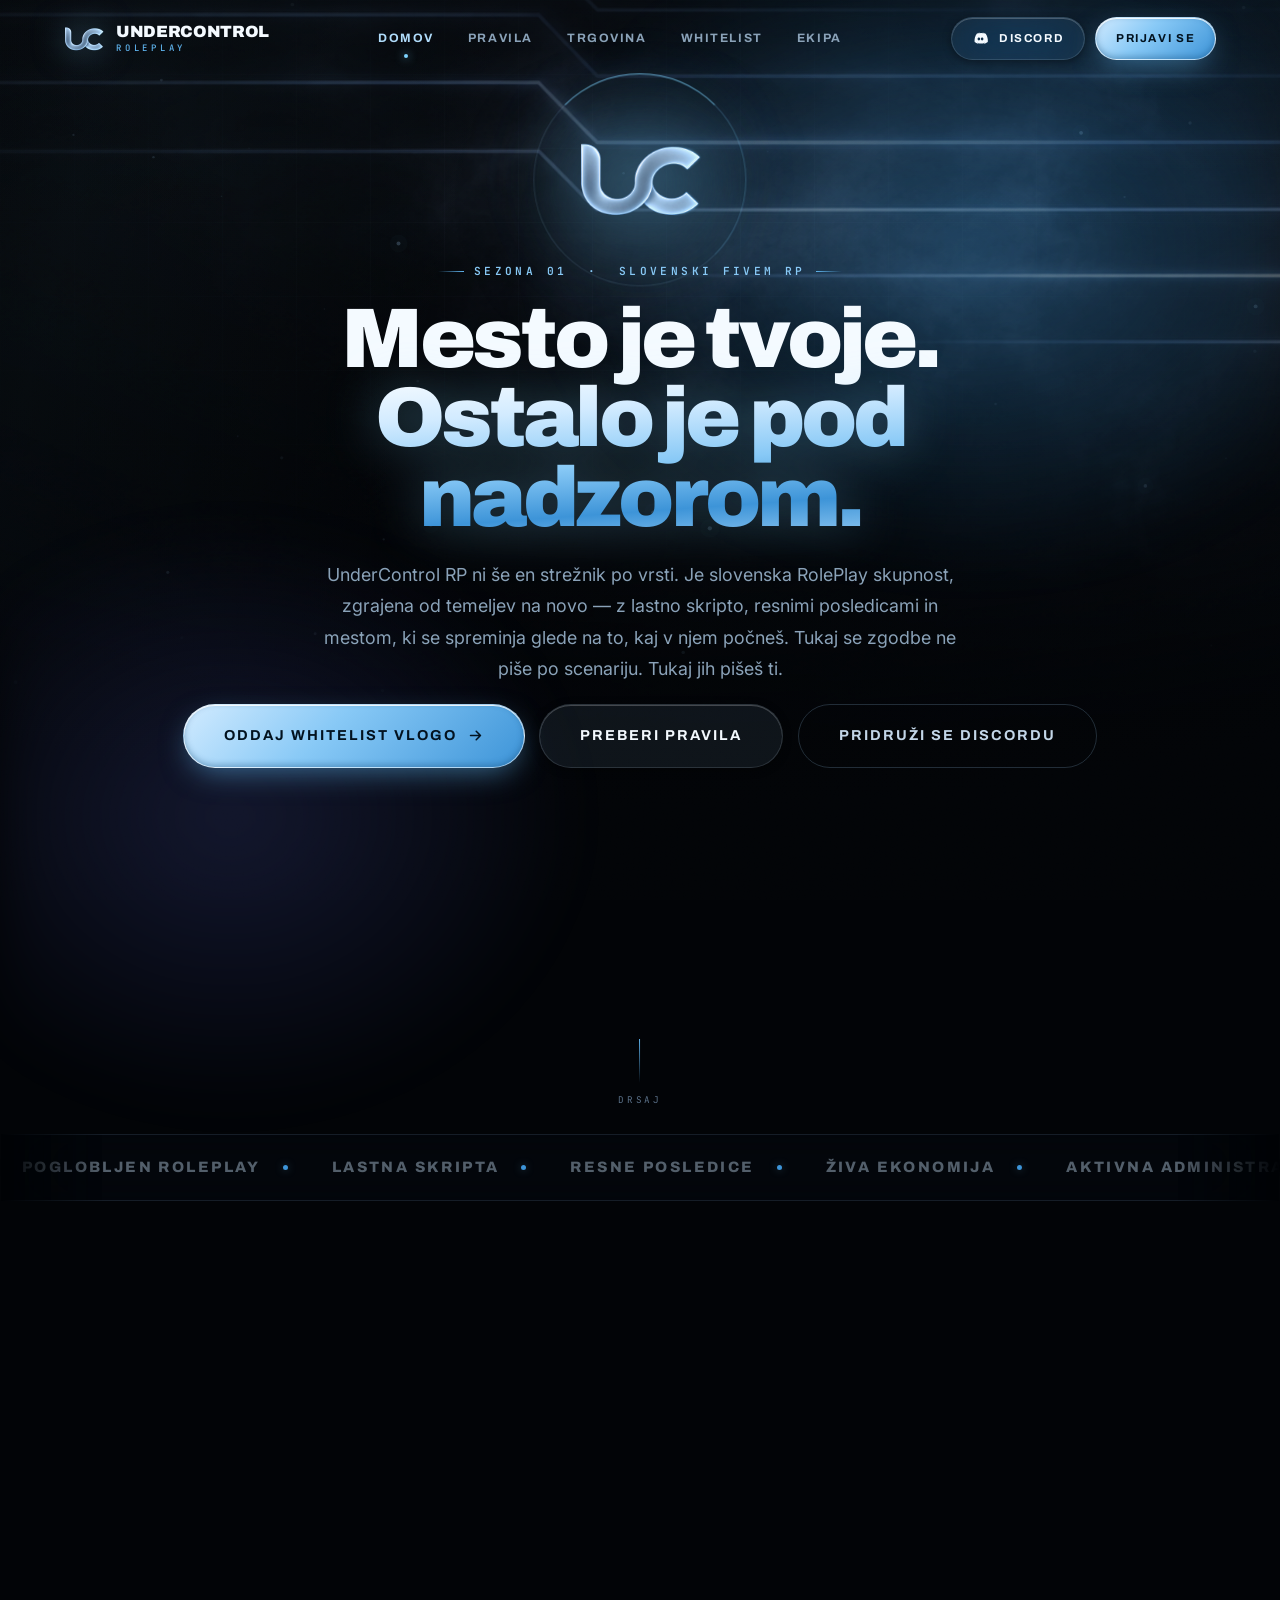
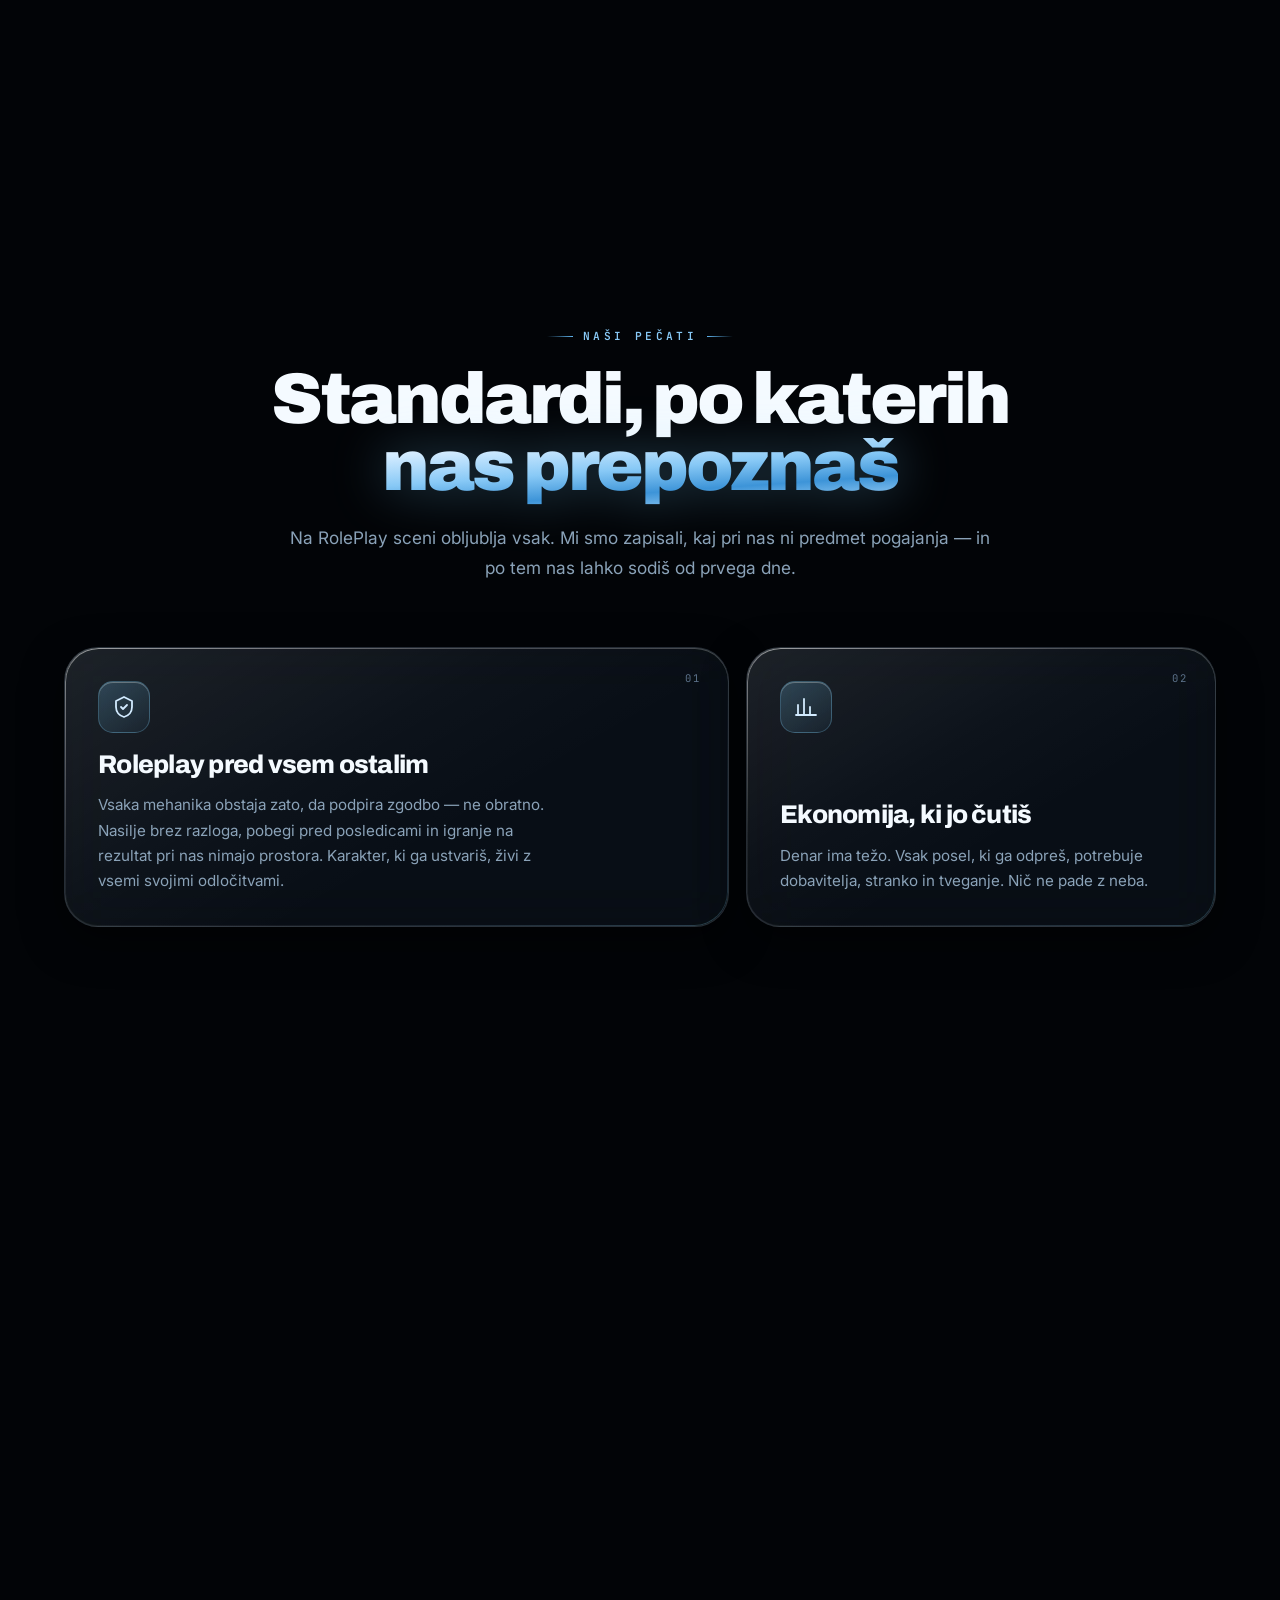
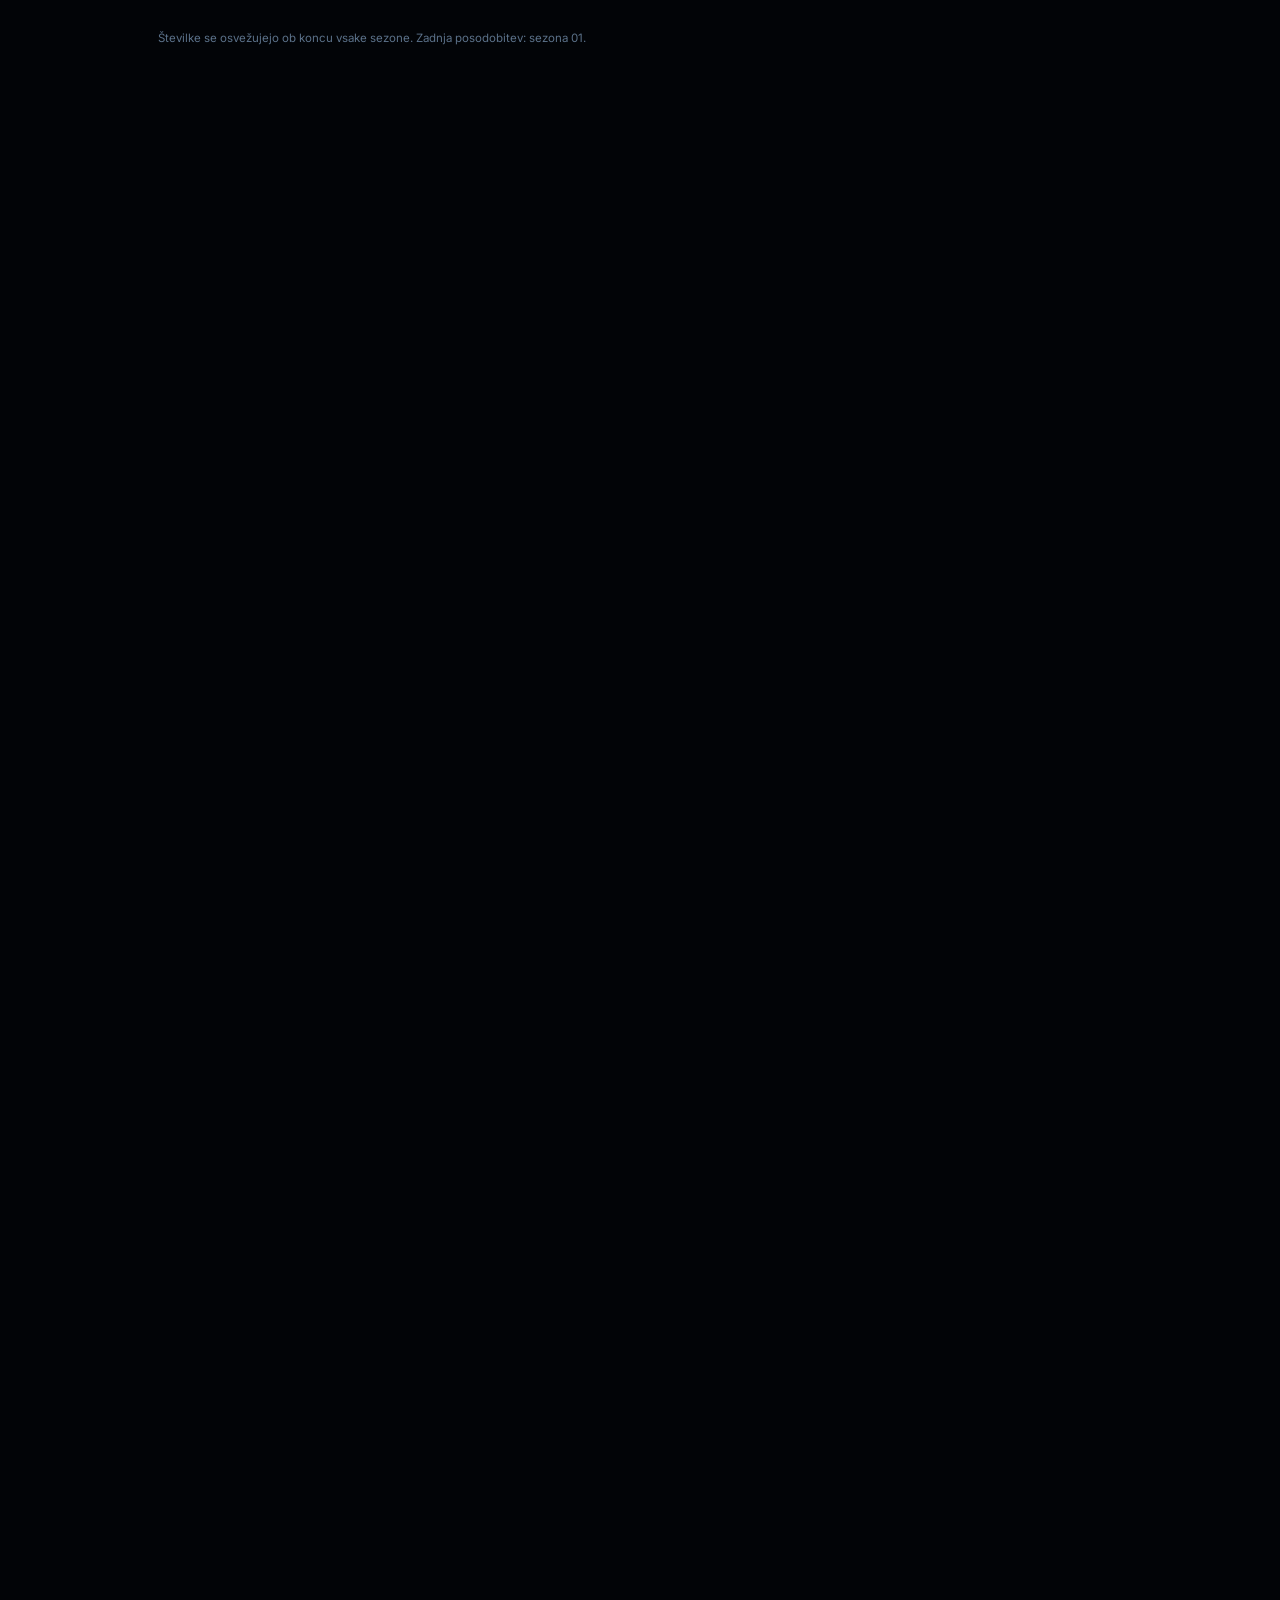
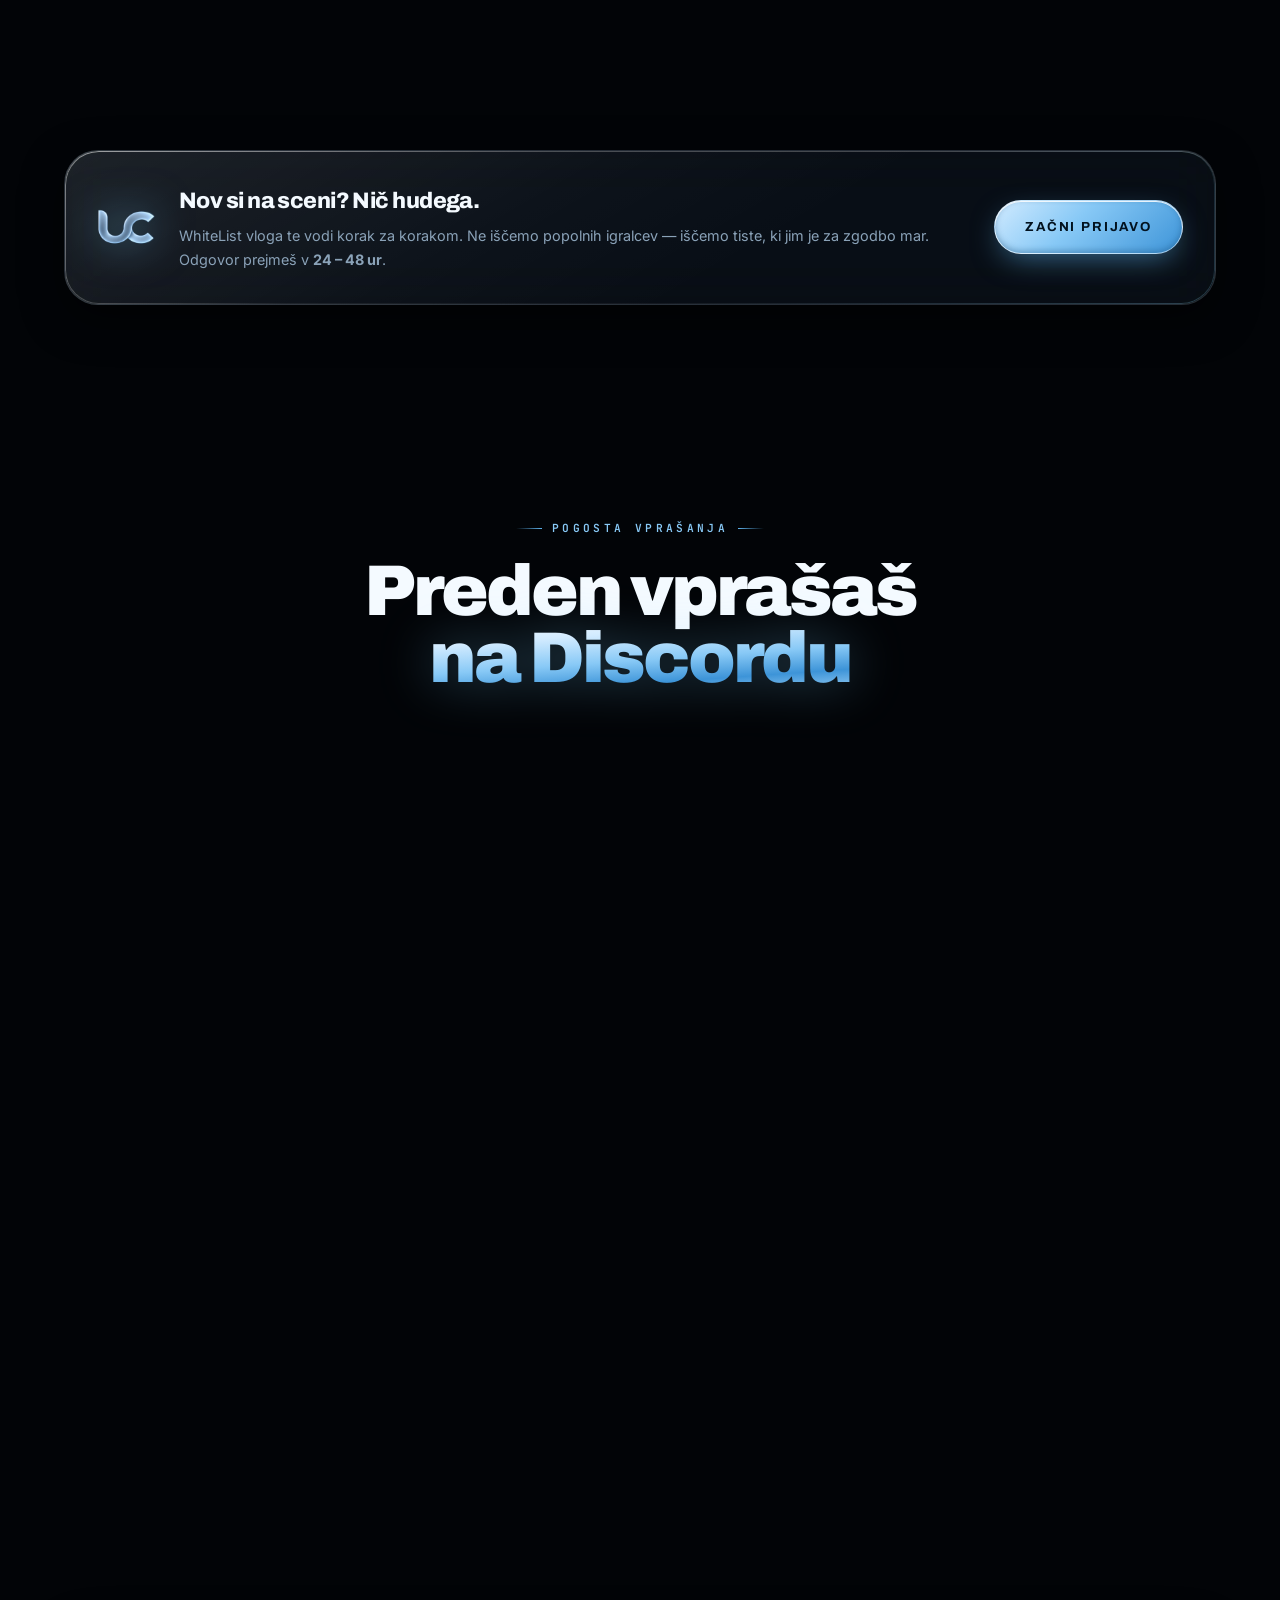
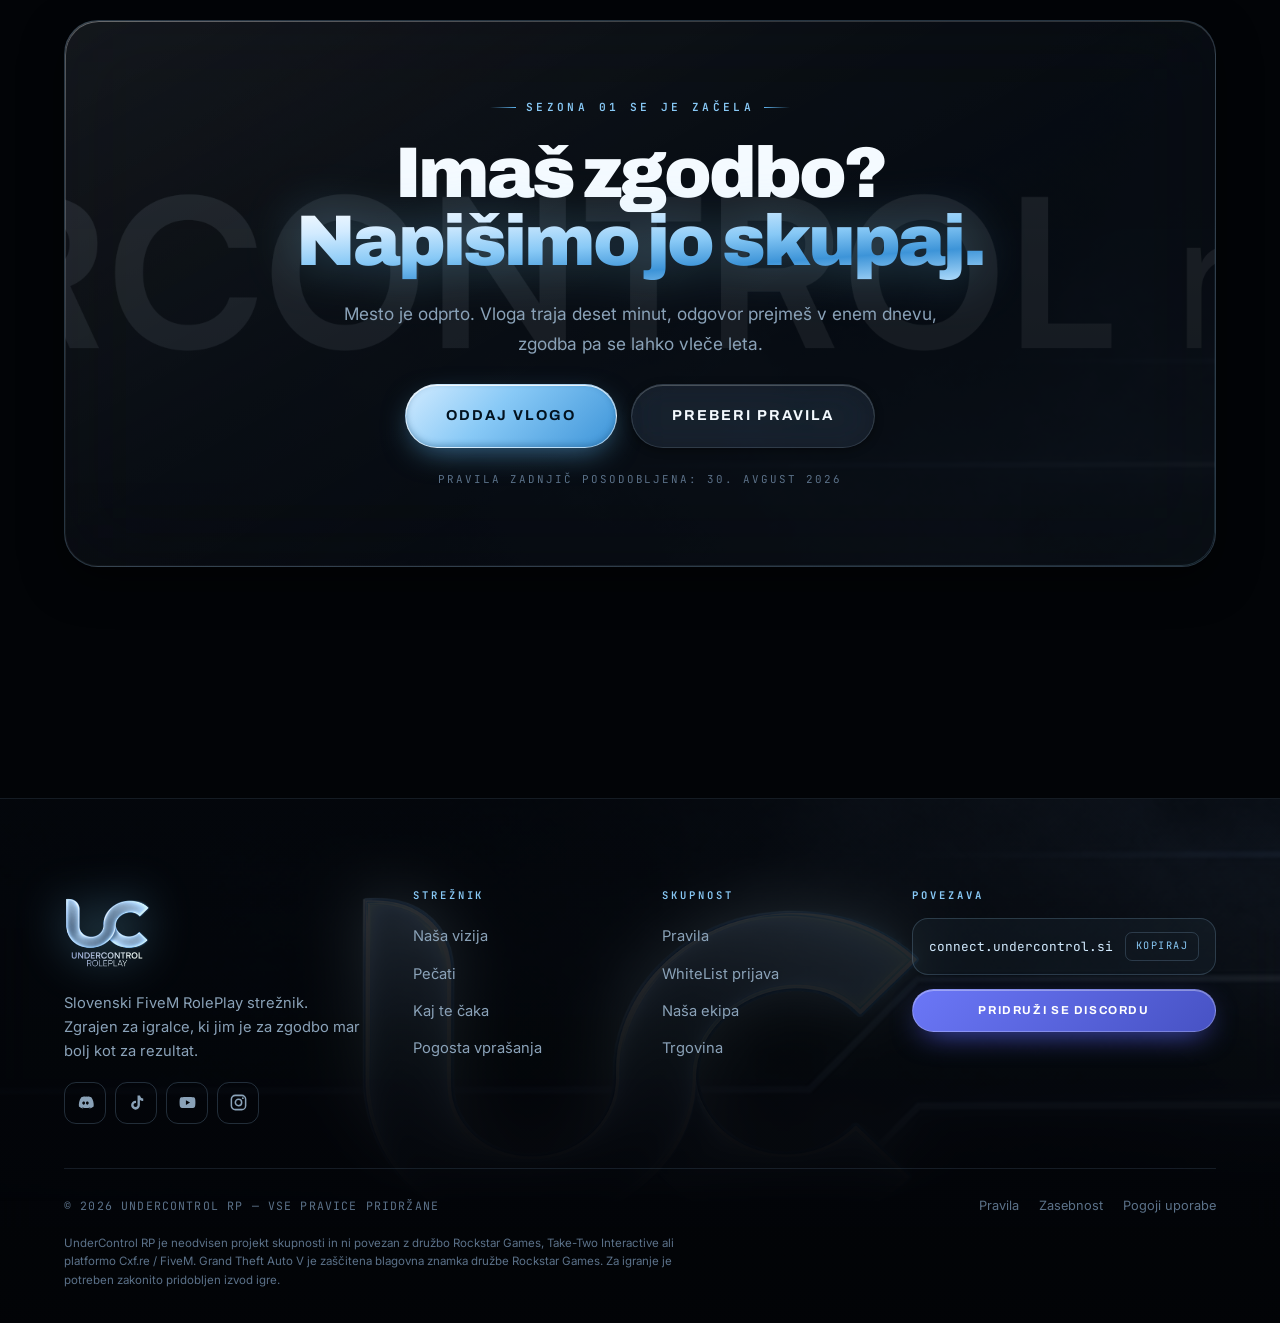
<file: [--UNDERCONTROL--]/[WEBSITE]/index.html>
<!DOCTYPE html>
<html lang="sl">
<head>
<meta charset="utf-8">
<meta name="viewport" content="width=device-width,initial-scale=1,viewport-fit=cover">
<title>UnderControl RP — Slovenski FiveM RolePlay</title>
<meta name="description" content="UnderControl RP je slovenski FiveM RolePlay strežnik. Poglobljen roleplay, lastna skripta, resna skupnost in mesto, v katerem šteje vsaka odločitev.">
<meta name="theme-color" content="#04070C">
<link rel="icon" href="assets/img/uc-logo.png" type="image/png">

<meta property="og:type" content="website">
<meta property="og:title" content="UnderControl RP — Slovenski FiveM RolePlay">
<meta property="og:description" content="Mesto je tvoje. Ostalo je pod nadzorom.">
<meta property="og:image" content="assets/img/uc-footer.png">

<link rel="preconnect" href="https://fonts.googleapis.com">
<link rel="preconnect" href="https://fonts.gstatic.com" crossorigin>
<link href="https://fonts.googleapis.com/css2?family=Archivo:wght@400;600;700;800;900&family=Inter:wght@400;500;600;700&family=JetBrains+Mono:wght@400;500;600&display=swap" rel="stylesheet">
<link rel="stylesheet" href="assets/css/main.css">
<link rel="stylesheet" href="assets/css/pages.css">
</head>
<body class="is-locked">

<!-- ===================================================== NALAGANJE STRANI -->
<div class="preload">
  <div class="preload-in">
    <img src="assets/img/uc-logo.png" alt="">
    <div class="preload-bar"><i></i></div>
    <div class="preload-tx">Vstopam v mesto</div>
  </div>
</div>

<a class="skip-link" href="#main">Preskoči na vsebino</a>
<div class="progress"></div>

<!-- ============================================================== OZADJE -->
<div class="bg-stack" aria-hidden="true">
  <div class="bg-img"></div>
  <div class="bg-aurora"></div>
  <canvas id="bg-canvas"></canvas>
  <div class="bg-grid"></div>
  <div class="bg-sweep"></div>
  <div class="bg-vignette"></div>
  <div class="bg-grain"></div>
</div>

<!-- SVG filter za pravi lom svetlobe na steklu (kjer ga brskalnik podpira) -->
<svg class="svg-defs" aria-hidden="true" focusable="false">
  <filter id="uc-refract" x="-20%" y="-20%" width="140%" height="140%">
    <feTurbulence type="fractalNoise" baseFrequency="0.008 0.014" numOctaves="2" seed="7" result="n"/>
    <feGaussianBlur in="n" stdDeviation="3" result="nb"/>
    <feDisplacementMap in="SourceGraphic" in2="nb" scale="12" xChannelSelector="R" yChannelSelector="G"/>
  </filter>
</svg>

<!-- ============================================================== GLAVA -->
<header class="header">
  <nav class="nav" aria-label="Glavna navigacija">
    <a class="brand" href="index.html">
      <img src="assets/img/uc-logo.png" alt="UnderControl RP">
      <span class="brand-tx">
        <b data-uc="server.name">UNDERCONTROL</b>
        <span>Roleplay</span>
      </span>
    </a>

    <div class="nav-links">
      <a href="index.html">Domov</a>
      <a href="pravila.html">Pravila</a>
      <a href="trgovina.html">Trgovina</a>
      <a href="whitelist.html">WhiteList</a>
      <a href="ekipa.html">Ekipa</a>
    </div>

    <div class="nav-cta">
      <a class="btn btn-glass btn-sm magnetic" data-uc-href="discord" href="#">
        <svg viewBox="0 0 24 24" fill="currentColor" aria-hidden="true"><path d="M19.3 5.3A16.9 16.9 0 0 0 15.1 4l-.2.4a15.6 15.6 0 0 1 3.7 1.2 13.4 13.4 0 0 0-11.2 0 15.6 15.6 0 0 1 3.7-1.2L10.9 4a16.9 16.9 0 0 0-4.2 1.3C4 9.3 3.3 13.2 3.7 17a17 17 0 0 0 5.1 2.6l.4-.6a11 11 0 0 1-1.7-.8l.4-.3a12 12 0 0 0 10.2 0l.4.3a11 11 0 0 1-1.7.8l.4.6a17 17 0 0 0 5.1-2.6c.5-4.4-.7-8.3-3-11.7zM9.7 14.7c-1 0-1.8-.9-1.8-2s.8-2 1.8-2 1.8.9 1.8 2-.8 2-1.8 2zm4.6 0c-1 0-1.8-.9-1.8-2s.8-2 1.8-2 1.8.9 1.8 2-.8 2-1.8 2z"/></svg>
        Discord
      </a>
      <a class="btn btn-primary btn-sm magnetic" href="whitelist.html">Prijavi se</a>
      <button class="burger" aria-label="Meni" aria-expanded="false"><i></i><i></i><i></i></button>
    </div>
  </nav>
</header>

<div class="mobile-nav">
  <a href="index.html">Domov</a>
  <a href="pravila.html">Pravila</a>
  <a href="trgovina.html">Trgovina</a>
  <a href="whitelist.html">WhiteList</a>
  <a href="ekipa.html">Ekipa</a>
  <a class="btn btn-primary btn-lg" href="whitelist.html">Prijavi se na strežnik</a>
</div>

<main id="main">

<!-- =============================================================== HERO -->
<section class="hero">
  <div class="hero-scene" aria-hidden="true">
    <div class="hero-layer l-back" data-depth="0.25"></div>
    <div class="hero-layer hero-beams" data-depth="0.55">
      <i></i><i></i><i></i><i></i><i></i>
    </div>
  </div>

  <div class="wrap">
    <div class="hero-in">
      <div class="hero-emblem" data-reveal="zoom">
        <img src="assets/img/uc-logo.png" alt="Logotip UnderControl RP">
      </div>

      <span class="eyebrow is-centered" data-reveal data-delay="80">Sezona 01 &nbsp;·&nbsp; Slovenski FiveM RP</span>

      <h1 class="h-xxl hero-title" data-reveal data-delay="140" data-split>
        <span class="ln">Mesto je tvoje.</span>
        <span class="ln chrome">Ostalo je pod nadzorom.</span>
      </h1>

      <p class="hero-sub lede" data-reveal data-delay="240">
        UnderControl RP ni še en strežnik po vrsti. Je slovenska RolePlay skupnost,
        zgrajena od temeljev na novo — z lastno skripto, resnimi posledicami in mestom,
        ki se spreminja glede na to, kaj v njem počneš. Tukaj se zgodbe ne piše po scenariju.
        Tukaj jih pišeš ti.
      </p>

      <div class="btn-row is-centered" data-reveal data-delay="320">
        <a class="btn btn-primary btn-lg magnetic" href="whitelist.html">
          Oddaj WhiteList vlogo
          <svg viewBox="0 0 24 24" fill="none" stroke="currentColor" stroke-width="2.2" stroke-linecap="round" stroke-linejoin="round"><path d="M5 12h14M13 6l6 6-6 6"/></svg>
        </a>
        <a class="btn btn-glass btn-lg magnetic" href="pravila.html">Preberi pravila</a>
        <a class="btn btn-ghost btn-lg magnetic" data-uc-href="discord" href="#">Pridruži se Discordu</a>
      </div>

      <div class="hero-status" data-reveal data-delay="400">
        <span class="pill"><i class="dot"></i> Strežnik online</span>
        <span>Povezava: <b data-connect>connect.undercontrol.si</b></span>
        <button class="btn btn-ghost btn-sm" data-copy="connect.undercontrol.si">Kopiraj</button>
      </div>

      <div class="hero-facts" data-reveal data-delay="480">
        <div class="hero-fact">
          <b data-count="256" data-suffix="">0</b>
          <span>Mest na strežniku</span>
        </div>
        <div class="hero-fact">
          <b data-count="24" data-suffix="/7">0</b>
          <span>Aktivna podpora</span>
        </div>
        <div class="hero-fact">
          <b data-count="100" data-suffix="%">0</b>
          <span>Lastna skripta</span>
        </div>
        <div class="hero-fact">
          <b data-count="0">0</b>
          <span>Pay-to-win prednosti</span>
        </div>
      </div>
    </div>
  </div>

  <div class="scroll-hint" aria-hidden="true">
    <i></i>
    <span>Drsaj</span>
  </div>
</section>

<!-- ============================================================ MARQUEE -->
<div class="marquee" aria-hidden="true">
  <div class="marquee-track">
    <span>Poglobljen roleplay</span><span>Lastna skripta</span><span>Resne posledice</span>
    <span>Živa ekonomija</span><span>Aktivna administracija</span><span>Slovenska skupnost</span>
    <span>Brez pay-to-win</span><span>Custom mapping</span>
    <span>Poglobljen roleplay</span><span>Lastna skripta</span><span>Resne posledice</span>
    <span>Živa ekonomija</span><span>Aktivna administracija</span><span>Slovenska skupnost</span>
    <span>Brez pay-to-win</span><span>Custom mapping</span>
  </div>
</div>

<!-- ============================================================= VIZIJA -->
<section class="section" id="vizija">
  <div class="wrap is-narrow">
    <p class="scroll-tx" data-reveal>
      Mesto, kjer <em>odnosi</em> odločajo o vsem. Odpri lokal, oskrbuj drugega,
      zgradi <em>imperij</em>. Policija z resnimi orodji lovi kriminal, ki načrtuje
      vsako potezo. Živa ekonomija, dodelan telefon in <em>zgodbe</em>,
      ki jih igralci ne pozabijo.
    </p>
  </div>
</section>

<!-- ============================================== PEČATI / STANDARDI RP -->
<section class="section" id="pecati">
  <div class="wrap">
    <div class="sec-head is-centered" data-reveal>
      <span class="eyebrow is-centered">Naši pečati</span>
      <h2 class="h-xl">Standardi, po katerih<br><span class="chrome">nas prepoznaš</span></h2>
      <p class="lede">
        Na RolePlay sceni obljublja vsak. Mi smo zapisali, kaj pri nas ni predmet pogajanja —
        in po tem nas lahko sodiš od prvega dne.
      </p>
    </div>

    <div class="feat-grid">
      <article class="feat glass is-wide" data-tilt="6" data-reveal="tilt">
        <div class="feat-glow"></div>
        <span class="feat-num">01</span>
        <div class="feat-ico">
          <svg viewBox="0 0 24 24" fill="none" stroke="currentColor" stroke-width="1.8" stroke-linecap="round" stroke-linejoin="round"><path d="M12 2l8 4v6c0 5-3.4 8.8-8 10-4.6-1.2-8-5-8-10V6l8-4z"/><path d="M9 12l2 2 4-4"/></svg>
        </div>
        <h3>Roleplay pred vsem ostalim</h3>
        <p>
          Vsaka mehanika obstaja zato, da podpira zgodbo — ne obratno. Nasilje brez razloga,
          pobegi pred posledicami in igranje na rezultat pri nas nimajo prostora.
          Karakter, ki ga ustvariš, živi z vsemi svojimi odločitvami.
        </p>
      </article>

      <article class="feat glass is-half" data-tilt="6" data-reveal="tilt" data-delay="90">
        <div class="feat-glow"></div>
        <span class="feat-num">02</span>
        <div class="feat-ico">
          <svg viewBox="0 0 24 24" fill="none" stroke="currentColor" stroke-width="1.8" stroke-linecap="round" stroke-linejoin="round"><path d="M4 20V10M10 20V4M16 20v-8M22 20H2"/></svg>
        </div>
        <h3>Ekonomija, ki jo čutiš</h3>
        <p>
          Denar ima težo. Vsak posel, ki ga odpreš, potrebuje dobavitelja, stranko in tveganje.
          Nič ne pade z neba.
        </p>
      </article>

      <article class="feat glass is-third" data-tilt="6" data-reveal="tilt">
        <div class="feat-glow"></div>
        <span class="feat-num">03</span>
        <div class="feat-ico">
          <svg viewBox="0 0 24 24" fill="none" stroke="currentColor" stroke-width="1.8" stroke-linecap="round" stroke-linejoin="round"><circle cx="12" cy="12" r="9"/><path d="M12 7v5l3 2"/></svg>
        </div>
        <h3>Podpora 24/7</h3>
        <p>
          Prijava na Discordu dobi odgovor, ne tišine. Administracija je ločena od igre —
          nihče ne sodi v svoji zadevi.
        </p>
      </article>

      <article class="feat glass is-third" data-tilt="6" data-reveal="tilt" data-delay="80">
        <div class="feat-glow"></div>
        <span class="feat-num">04</span>
        <div class="feat-ico">
          <svg viewBox="0 0 24 24" fill="none" stroke="currentColor" stroke-width="1.8" stroke-linecap="round" stroke-linejoin="round"><path d="M12 2v20M2 12h20"/><circle cx="12" cy="12" r="9"/></svg>
        </div>
        <h3>Brez pay-to-win</h3>
        <p>
          Podpora strežniku ti prinese vidnost in ugodnosti — nikoli prednosti,
          ki bi pokvarila igro drugim.
        </p>
      </article>

      <article class="feat glass is-third" data-tilt="6" data-reveal="tilt" data-delay="160">
        <div class="feat-glow"></div>
        <span class="feat-num">05</span>
        <div class="feat-ico">
          <svg viewBox="0 0 24 24" fill="none" stroke="currentColor" stroke-width="1.8" stroke-linecap="round" stroke-linejoin="round"><path d="M3 7l9-4 9 4-9 4-9-4z"/><path d="M3 12l9 4 9-4M3 17l9 4 9-4"/></svg>
        </div>
        <h3>Lastna koda</h3>
        <p>
          Ne kupujemo paketov na hitro. Sistemi so pisani za UnderControl in
          se razvijajo skupaj s skupnostjo.
        </p>
      </article>
    </div>
  </div>
</section>

<!-- ========================================================= STATISTIKA -->
<section class="section is-tight">
  <div class="wrap">
    <div class="stats" data-reveal>
      <div class="stat">
        <b data-count="1200" data-suffix="+">0</b>
        <span>Članov skupnosti</span>
      </div>
      <div class="stat">
        <b data-count="48" data-suffix=" k">0</b>
        <span>Odigranih ur</span>
      </div>
      <div class="stat">
        <b data-count="180" data-suffix="">0</b>
        <span>Rekord hkratnih igralcev</span>
      </div>
      <div class="stat">
        <b data-count="24" data-suffix="">0</b>
        <span>Frakcij in podjetij</span>
      </div>
    </div>
    <p class="disclaimer center mt-2">
      Številke se osvežujejo ob koncu vsake sezone. Zadnja posodobitev: sezona 01.
    </p>
  </div>
</section>

<!-- ============================================================== SVET -->
<section class="section" id="svet">
  <div class="wrap">
    <div class="split">
      <div data-reveal="left">
        <span class="eyebrow">Kaj te čaka</span>
        <h2 class="h-lg mt-2">Mesto, ki živi<br>tudi ko te ni</h2>
        <p class="lede mt-2">
          Los Santos smo predelali tako, da vsaka soseska nekomu nekaj pomeni.
          Podjetja imajo lastnike, ulice imajo zgodovino, policija ima evidenco.
          Ko se naslednjič vrneš, mesto ni tam, kjer si ga pustil.
        </p>

        <ul class="check-list">
          <li>
            <span class="check-ico"><svg viewBox="0 0 24 24" fill="none" stroke="currentColor" stroke-width="3" stroke-linecap="round" stroke-linejoin="round"><path d="M4 12l5 5L20 6"/></svg></span>
            <span><b>Frakcije z zgodovino.</b> Vsaka organizacija ima svoje ozemlje, pravila in sovražnike — vstop ni samodejen.</span>
          </li>
          <li>
            <span class="check-ico"><svg viewBox="0 0 24 24" fill="none" stroke="currentColor" stroke-width="3" stroke-linecap="round" stroke-linejoin="round"><path d="M4 12l5 5L20 6"/></svg></span>
            <span><b>Državne službe z orodji.</b> Policija, nujna medicinska pomoč in sodišče delujejo po postopkih, ne po občutku.</span>
          </li>
          <li>
            <span class="check-ico"><svg viewBox="0 0 24 24" fill="none" stroke="currentColor" stroke-width="3" stroke-linecap="round" stroke-linejoin="round"><path d="M4 12l5 5L20 6"/></svg></span>
            <span><b>Civilno življenje z globino.</b> Od mehanika do gostinca — poklic ni gumb, ampak vsakodnevno delo z ljudmi.</span>
          </li>
          <li>
            <span class="check-ico"><svg viewBox="0 0 24 24" fill="none" stroke="currentColor" stroke-width="3" stroke-linecap="round" stroke-linejoin="round"><path d="M4 12l5 5L20 6"/></svg></span>
            <span><b>Lasten mapping.</b> Interierji in lokacije, ki jih na drugih strežnikih ne najdeš.</span>
          </li>
        </ul>
      </div>

      <div class="vision-media" data-reveal="right" data-tilt="5">
        <img src="assets/img/uc-police.png" alt="Znak policije UnderControl">
        <div class="vision-badge">
          <b>UnderControl Police Department</b>
          <span>Ena od šestih državnih služb</span>
        </div>
      </div>
    </div>
  </div>
</section>

<!-- ============================================================= STEBRI -->
<section class="section" id="stebri">
  <div class="wrap">
    <div class="sec-head" data-reveal>
      <span class="eyebrow">Naša vizija</span>
      <h2 class="h-xl">Kam peljemo<br><span class="chrome">UnderControl</span></h2>
      <p class="lede">
        Nismo strežnik, ki se odpre in čaka. Vsaka sezona ima cilj, vsak cilj ima rok
        in vsak rok javno objavimo — da nas skupnost lahko drži za besedo.
      </p>
    </div>

    <div class="pillars">
      <article class="pillar" data-reveal>
        <div class="pillar-k">Steber 01</div>
        <div class="pillar-b">
          <h3>Zgodba pred vsebino</h3>
          <p>
            Novih sistemov ne dodajamo zato, ker jih imajo drugi. Dodamo jih, ko skupnost
            pokaže, da bi z njimi nastale boljše zgodbe. Vsaka posodobitev ima zapisano,
            kateri roleplay omogoča.
          </p>
          <div class="pillar-tags">
            <span class="tag">Sezonske zgodbe</span>
            <span class="tag">Dogodki v živo</span>
            <span class="tag">Igralski predlogi</span>
          </div>
        </div>
      </article>

      <article class="pillar" data-reveal>
        <div class="pillar-k">Steber 02</div>
        <div class="pillar-b">
          <h3>Pošteno okolje</h3>
          <p>
            Enaka pravila za vse — za novinca, za lastnika frakcije in za člana ekipe.
            Vsaka administrativna odločitev je zabeležena, vsak izrek kazni je obrazložen
            in vsak igralec ima pravico do pritožbe.
          </p>
          <div class="pillar-tags">
            <span class="tag">Javna pravila</span>
            <span class="tag">Pravica do pritožbe</span>
            <span class="tag">Ločeno sojenje</span>
          </div>
        </div>
      </article>

      <article class="pillar" data-reveal>
        <div class="pillar-k">Steber 03</div>
        <div class="pillar-b">
          <h3>Tehnična brezhibnost</h3>
          <p>
            Strežnik na namenski strojni opremi, redni restarti, nadzor zmogljivosti in
            testno okolje pred vsako večjo posodobitvijo. Lag ni del roleplaya.
          </p>
          <div class="pillar-tags">
            <span class="tag">Namenski strežnik</span>
            <span class="tag">Testno okolje</span>
            <span class="tag">Nadzor 24/7</span>
          </div>
        </div>
      </article>

      <article class="pillar" data-reveal>
        <div class="pillar-k">Steber 04</div>
        <div class="pillar-b">
          <h3>Skupnost, ki odloča</h3>
          <p>
            Mesečna vprašanja skupnosti, odprt kanal za predloge in javen razvojni načrt.
            Kar dobi podporo igralcev, pride na vrsto — in to povemo naglas.
          </p>
          <div class="pillar-tags">
            <span class="tag">Javni roadmap</span>
            <span class="tag">Ankete</span>
            <span class="tag">Odprt feedback</span>
          </div>
        </div>
      </article>
    </div>
  </div>
</section>

<!-- ======================================================= TRGOVINA CTA -->
<section class="section" id="podpora">
  <div class="wrap">
    <div class="split">
      <div data-reveal="left">
        <span class="eyebrow">Podpora strežniku</span>
        <h2 class="h-lg mt-2">Ugodnosti, ki<br>ne kvarijo igre</h2>
        <p class="lede mt-2">
          Strežnik, glasovni strežnik in razvoj stanejo. Kdor želi pomagati, dobi vidnost
          v skupnosti in prednost v vrsti — nikoli močnejšega orožja ali več denarja v igri.
        </p>
        <p class="lede mt-1">
          Plačila <b>ne pobiramo na spletni strani</b>. Prijaviš se z Discord računom,
          izbereš paket, nakup pa dokončaš neposredno pri naši ekipi na Discordu.
        </p>
        <div class="btn-row mt-3">
          <a class="btn btn-primary magnetic" href="trgovina.html">Odpri trgovino</a>
          <a class="btn btn-ghost magnetic" data-uc-href="discord" href="#">Vprašaj na Discordu</a>
        </div>
      </div>

      <div class="grid" data-reveal="right">
        <div class="pack glass" data-tilt="5">
          <span class="pack-flag">Najbolj priljubljeno</span>
          <div class="pack-head">
            <span class="tier">Raven 02</span>
            <h3>Ledeni podpornik</h3>
          </div>
          <div class="pack-price"><b>9</b><span>€ / mesec</span></div>
          <ul>
            <li><svg viewBox="0 0 24 24" fill="none" stroke="currentColor" stroke-width="3" stroke-linecap="round" stroke-linejoin="round"><path d="M4 12l5 5L20 6"/></svg> Prednost v čakalni vrsti</li>
            <li><svg viewBox="0 0 24 24" fill="none" stroke="currentColor" stroke-width="3" stroke-linecap="round" stroke-linejoin="round"><path d="M4 12l5 5L20 6"/></svg> Označba na Discordu in strani</li>
            <li><svg viewBox="0 0 24 24" fill="none" stroke="currentColor" stroke-width="3" stroke-linecap="round" stroke-linejoin="round"><path d="M4 12l5 5L20 6"/></svg> Dodatno mesto za lik</li>
          </ul>
          <a class="btn btn-glass btn-block" href="trgovina.html">Poglej pakete</a>
        </div>
      </div>
    </div>
  </div>
</section>

<!-- ============================================================== WL CTA -->
<section class="section is-tight">
  <div class="wrap">
    <div class="join-strip glass" data-reveal>
      <img src="assets/img/uc-logo.png" alt="">
      <div>
        <h3>Nov si na sceni? Nič hudega.</h3>
        <p>
          WhiteList vloga te vodi korak za korakom. Ne iščemo popolnih igralcev —
          iščemo tiste, ki jim je za zgodbo mar. Odgovor prejmeš v
          <b data-uc="whitelist.reviewTime">24 – 48 ur</b>.
        </p>
      </div>
      <a class="btn btn-primary magnetic" href="whitelist.html">Začni prijavo</a>
    </div>
  </div>
</section>

<!-- ================================================================ FAQ -->
<section class="section" id="faq">
  <div class="wrap is-narrow">
    <div class="sec-head is-centered" data-reveal>
      <span class="eyebrow is-centered">Pogosta vprašanja</span>
      <h2 class="h-xl">Preden vprašaš<br><span class="chrome">na Discordu</span></h2>
    </div>

    <div class="faq" data-reveal>
      <div class="faq-item">
        <button class="faq-q">Kaj sploh je UnderControl RP? <i></i></button>
        <div class="faq-a"><div><p>
          UnderControl RP je slovenski FiveM RolePlay strežnik. Igraš lik v mestu Los Santos —
          civilista, policista, mehanika, člana organizacije — in vse odločitve tega lika
          imajo posledice. Poudarek je na resnem, poglobljenem roleplayu in ne na tekmovanju.
        </p></div></div>
      </div>

      <div class="faq-item">
        <button class="faq-q">Kako se pridružim strežniku? <i></i></button>
        <div class="faq-a"><div><p>
          Najprej se pridruži našemu Discordu in preberi pravila. Nato oddaj WhiteList vlogo
          na tej strani. Vlogo pregleda ekipa in odgovor prejmeš običajno v 24 do 48 urah.
          Ko je vloga odobrena, se s FiveM povežeš na naš strežnik.
        </p></div></div>
      </div>

      <div class="faq-item">
        <button class="faq-q">Ali potrebujem izkušnje z RolePlayom? <i></i></button>
        <div class="faq-a"><div><p>
          Ne. Izkušnje pomagajo, niso pa pogoj. V vlogi nas zanima predvsem to, ali razumeš
          osnovna pravila in ali si pripravljen igrati svojega lika dosledno. Novim igralcem
          na Discordu pomagamo z vodiči in mentorstvom prvih dni.
        </p></div></div>
      </div>

      <div class="faq-item">
        <button class="faq-q">Koliko sem star, da lahko igram? <i></i></button>
        <div class="faq-a"><div><p>
          Najnižja starost za WhiteList je 16 let. Izjeme so mogoče, če igralec v vlogi
          pokaže izrazito zrelost, a o tem odloča ekipa za vsak primer posebej.
        </p></div></div>
      </div>

      <div class="faq-item">
        <button class="faq-q">Je strežnik pay-to-win? <i></i></button>
        <div class="faq-a"><div><p>
          Ne. V trgovini ni ničesar, kar bi ti dalo prednost v igri pred drugimi igralci.
          Kupiti je mogoče vidnost v skupnosti, prednost v čakalni vrsti in kozmetične
          ugodnosti. Denar v igri, orožje ali vozila s prednostjo se ne prodajajo.
        </p></div></div>
      </div>

      <div class="faq-item">
        <button class="faq-q">Zakaj nakupa ni mogoče dokončati na spletni strani? <i></i></button>
        <div class="faq-a"><div><p>
          Ker želimo, da vsak nakup potrdi človek iz naše ekipe. Na strani se prijaviš z
          Discord računom in izbereš paket, dogovor in plačilo pa nato dokončaš neposredno
          na Discordu. Tako imamo pregled nad vsako transakcijo in nič se ne izgubi.
        </p></div></div>
      </div>

      <div class="faq-item">
        <button class="faq-q">Kako prijavim igralca ali se pritožim na kazen? <i></i></button>
        <div class="faq-a"><div><p>
          Na Discordu odpri ticket v kanalu za prijave. Priloži posnetek ali sliko in čim
          natančnejši opis dogodka. Pritožbe na kazen obravnava druga oseba, kot je kazen
          izrekla — nihče ne odloča o svoji zadevi.
        </p></div></div>
      </div>
    </div>
  </div>
</section>

<!-- ================================================================ CTA -->
<section class="section">
  <div class="wrap">
    <div class="cta glass glass-deep" data-reveal="zoom">
      <div class="cta-art" aria-hidden="true"></div>
      <div class="cta-in">
        <span class="eyebrow is-centered">Sezona 01 se je začela</span>
        <h2 class="h-xl">Imaš zgodbo?<br><span class="chrome">Napišimo jo skupaj.</span></h2>
        <p class="lede">
          Mesto je odprto. Vloga traja deset minut, odgovor prejmeš v enem dnevu,
          zgodba pa se lahko vleče leta.
        </p>
        <div class="btn-row is-centered">
          <a class="btn btn-primary btn-lg magnetic" href="whitelist.html">Oddaj vlogo</a>
          <a class="btn btn-glass btn-lg magnetic" href="pravila.html">Preberi pravila</a>
        </div>
        <p class="mono muted" style="font-size:.68rem;letter-spacing:.18em;text-transform:uppercase">
          Pravila zadnjič posodobljena: 30. avgust 2026
        </p>
      </div>
    </div>
  </div>
</section>

</main>

<!-- =============================================================== NOGA -->
<footer class="footer">
  <div class="footer-art" aria-hidden="true"></div>
  <div class="wrap footer-in">
    <div class="footer-top">
      <div class="footer-brand">
        <img src="assets/img/uc-logo-text.png" alt="UnderControl RP">
        <p>
          Slovenski FiveM RolePlay strežnik. Zgrajen za igralce, ki jim je za zgodbo
          mar bolj kot za rezultat.
        </p>
        <div class="socials">
          <a data-uc-href="discord" href="#" aria-label="Discord">
            <svg viewBox="0 0 24 24" fill="currentColor"><path d="M19.3 5.3A16.9 16.9 0 0 0 15.1 4l-.2.4a15.6 15.6 0 0 1 3.7 1.2 13.4 13.4 0 0 0-11.2 0 15.6 15.6 0 0 1 3.7-1.2L10.9 4a16.9 16.9 0 0 0-4.2 1.3C4 9.3 3.3 13.2 3.7 17a17 17 0 0 0 5.1 2.6l.4-.6a11 11 0 0 1-1.7-.8l.4-.3a12 12 0 0 0 10.2 0l.4.3a11 11 0 0 1-1.7.8l.4.6a17 17 0 0 0 5.1-2.6c.5-4.4-.7-8.3-3-11.7zM9.7 14.7c-1 0-1.8-.9-1.8-2s.8-2 1.8-2 1.8.9 1.8 2-.8 2-1.8 2zm4.6 0c-1 0-1.8-.9-1.8-2s.8-2 1.8-2 1.8.9 1.8 2-.8 2-1.8 2z"/></svg>
          </a>
          <a data-uc-href="tiktok" href="#" aria-label="TikTok">
            <svg viewBox="0 0 24 24" fill="currentColor"><path d="M16.5 3c.4 2.2 1.8 3.7 4 4v3c-1.5.1-2.9-.3-4.2-1.1v6.4c0 3.4-2.6 5.9-5.9 5.7-3-.2-5.2-2.7-5.2-5.7 0-3.3 2.9-5.9 6.2-5.6v3.1c-1.6-.4-3.1.7-3.1 2.4 0 1.4 1.1 2.5 2.5 2.5s2.5-1.1 2.5-2.5V3h3.2z"/></svg>
          </a>
          <a data-uc-href="youtube" href="#" aria-label="YouTube">
            <svg viewBox="0 0 24 24" fill="currentColor"><path d="M22 12s0-3.2-.4-4.7a2.5 2.5 0 0 0-1.7-1.8C18.3 5 12 5 12 5s-6.3 0-7.9.5a2.5 2.5 0 0 0-1.7 1.8C2 8.8 2 12 2 12s0 3.2.4 4.7c.2.9.9 1.6 1.7 1.8C5.7 19 12 19 12 19s6.3 0 7.9-.5a2.5 2.5 0 0 0 1.7-1.8C22 15.2 22 12 22 12zM10 15V9l5.2 3L10 15z"/></svg>
          </a>
          <a data-uc-href="instagram" href="#" aria-label="Instagram">
            <svg viewBox="0 0 24 24" fill="none" stroke="currentColor" stroke-width="1.9"><rect x="3" y="3" width="18" height="18" rx="5"/><circle cx="12" cy="12" r="4"/><circle cx="17.5" cy="6.5" r="1.2" fill="currentColor" stroke="none"/></svg>
          </a>
        </div>
      </div>

      <div class="footer-col">
        <h4>Strežnik</h4>
        <ul>
          <li><a href="index.html#vizija">Naša vizija</a></li>
          <li><a href="index.html#pecati">Pečati</a></li>
          <li><a href="index.html#svet">Kaj te čaka</a></li>
          <li><a href="index.html#faq">Pogosta vprašanja</a></li>
        </ul>
      </div>

      <div class="footer-col">
        <h4>Skupnost</h4>
        <ul>
          <li><a href="pravila.html">Pravila</a></li>
          <li><a href="whitelist.html">WhiteList prijava</a></li>
          <li><a href="ekipa.html">Naša ekipa</a></li>
          <li><a href="trgovina.html">Trgovina</a></li>
        </ul>
      </div>

      <div class="footer-connect">
        <h4 style="font-family:var(--f-mono);font-size:.66rem;letter-spacing:.28em;text-transform:uppercase;color:var(--ice-400)">Povezava</h4>
        <div class="footer-ip">
          <span data-connect>connect.undercontrol.si</span>
          <button data-copy="connect.undercontrol.si">Kopiraj</button>
        </div>
        <a class="btn btn-discord btn-block btn-sm" data-uc-href="discord" href="#">Pridruži se Discordu</a>
      </div>
    </div>

    <div class="footer-bot">
      <span class="mono">© <span data-uc="year">2026</span> UNDERCONTROL RP — VSE PRAVICE PRIDRŽANE</span>
      <div class="footer-legal">
        <a href="pravila.html">Pravila</a>
        <a href="#">Zasebnost</a>
        <a href="#">Pogoji uporabe</a>
      </div>
    </div>

    <p class="disclaimer">
      UnderControl RP je neodvisen projekt skupnosti in ni povezan z družbo Rockstar Games,
      Take-Two Interactive ali platformo Cxf.re / FiveM. Grand Theft Auto V je zaščitena
      blagovna znamka družbe Rockstar Games. Za igranje je potreben zakonito pridobljen izvod igre.
    </p>
  </div>
</footer>

<script src="assets/js/config.js"></script>
<script src="assets/js/main.js"></script>
</body>
</html>
</file>
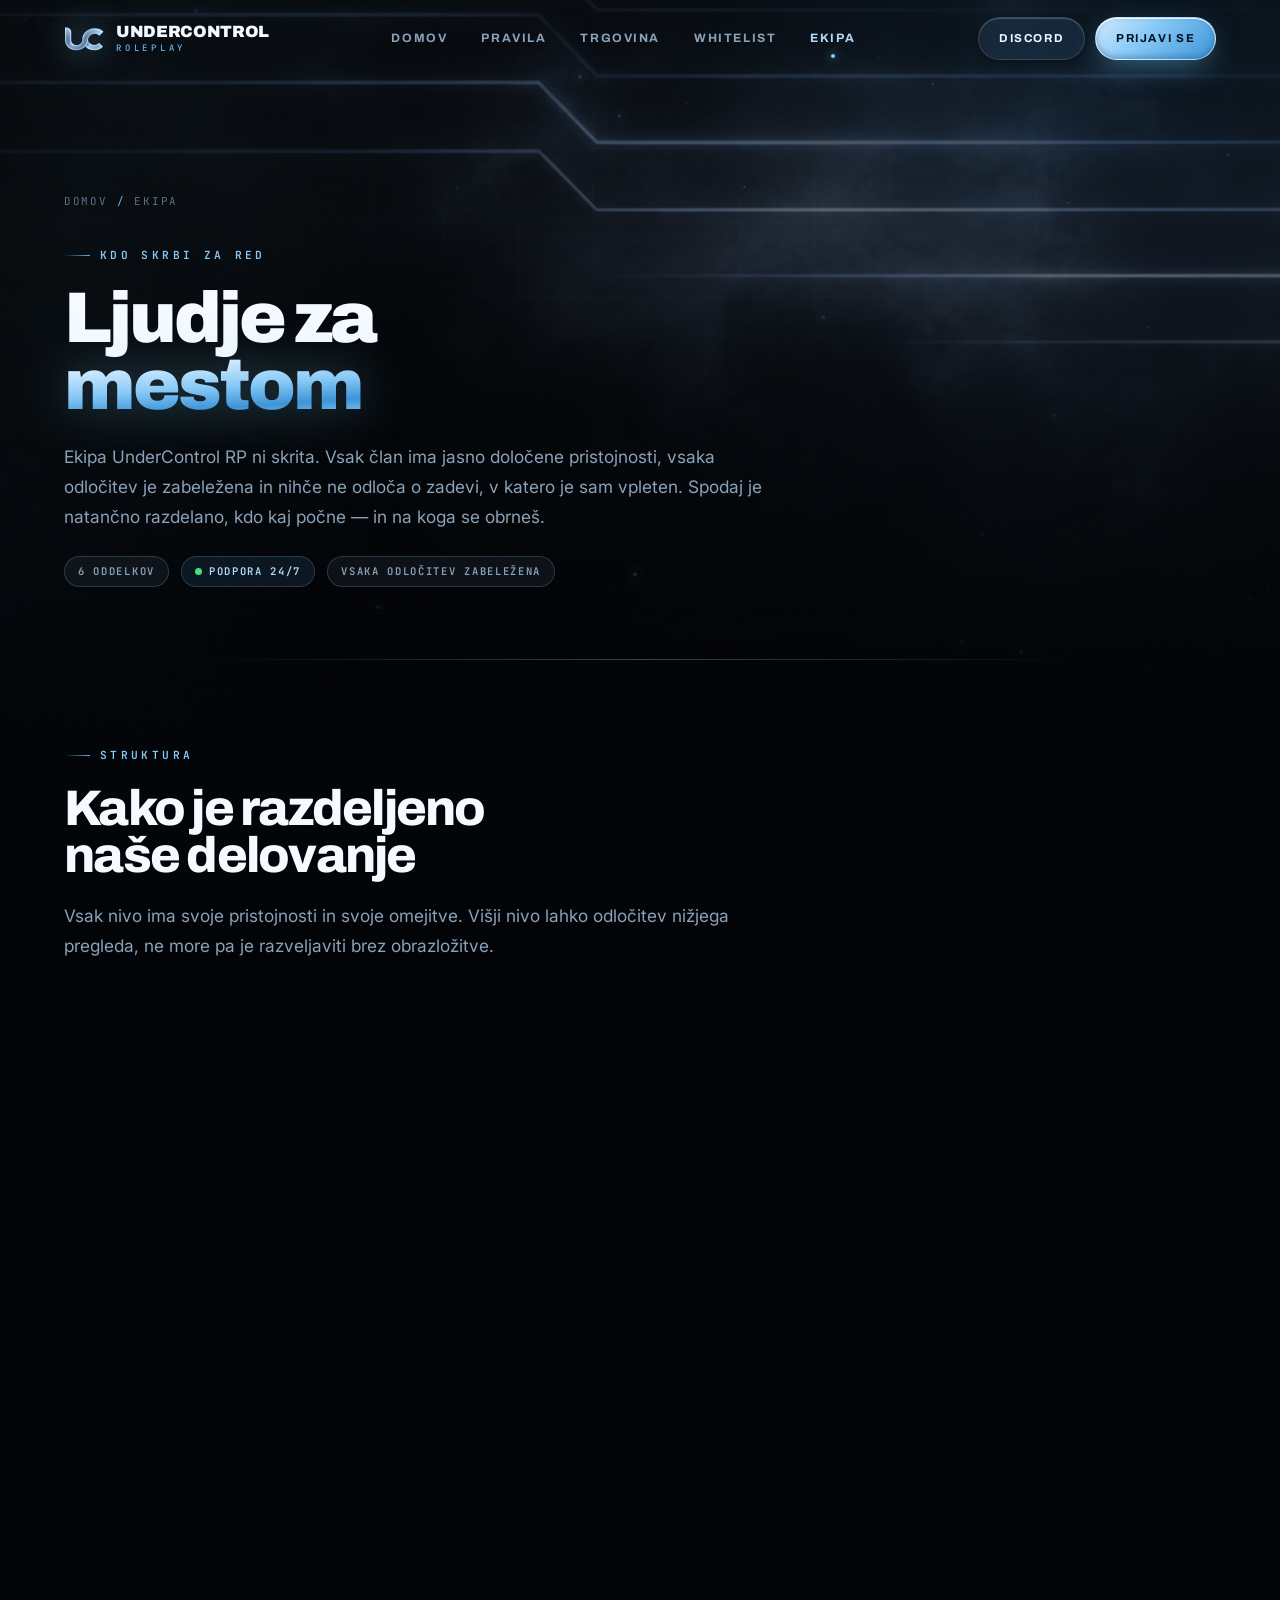
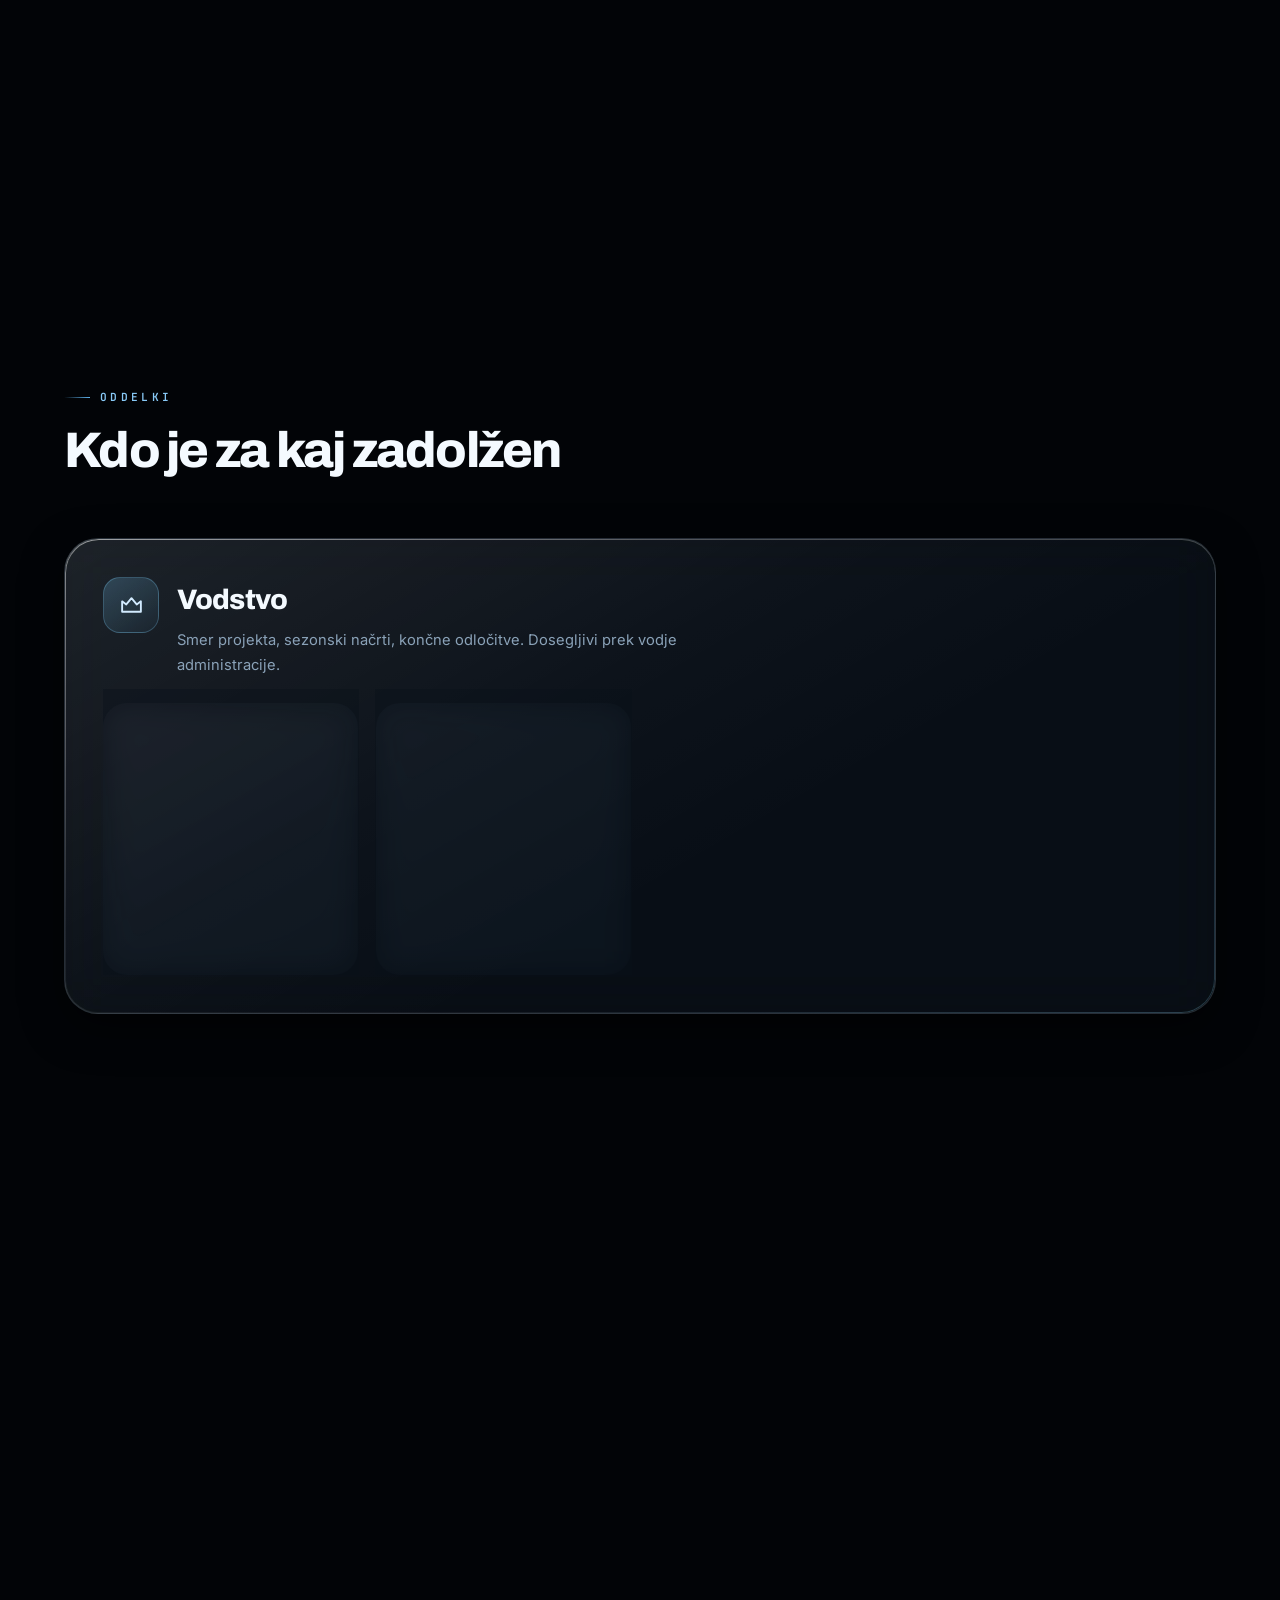
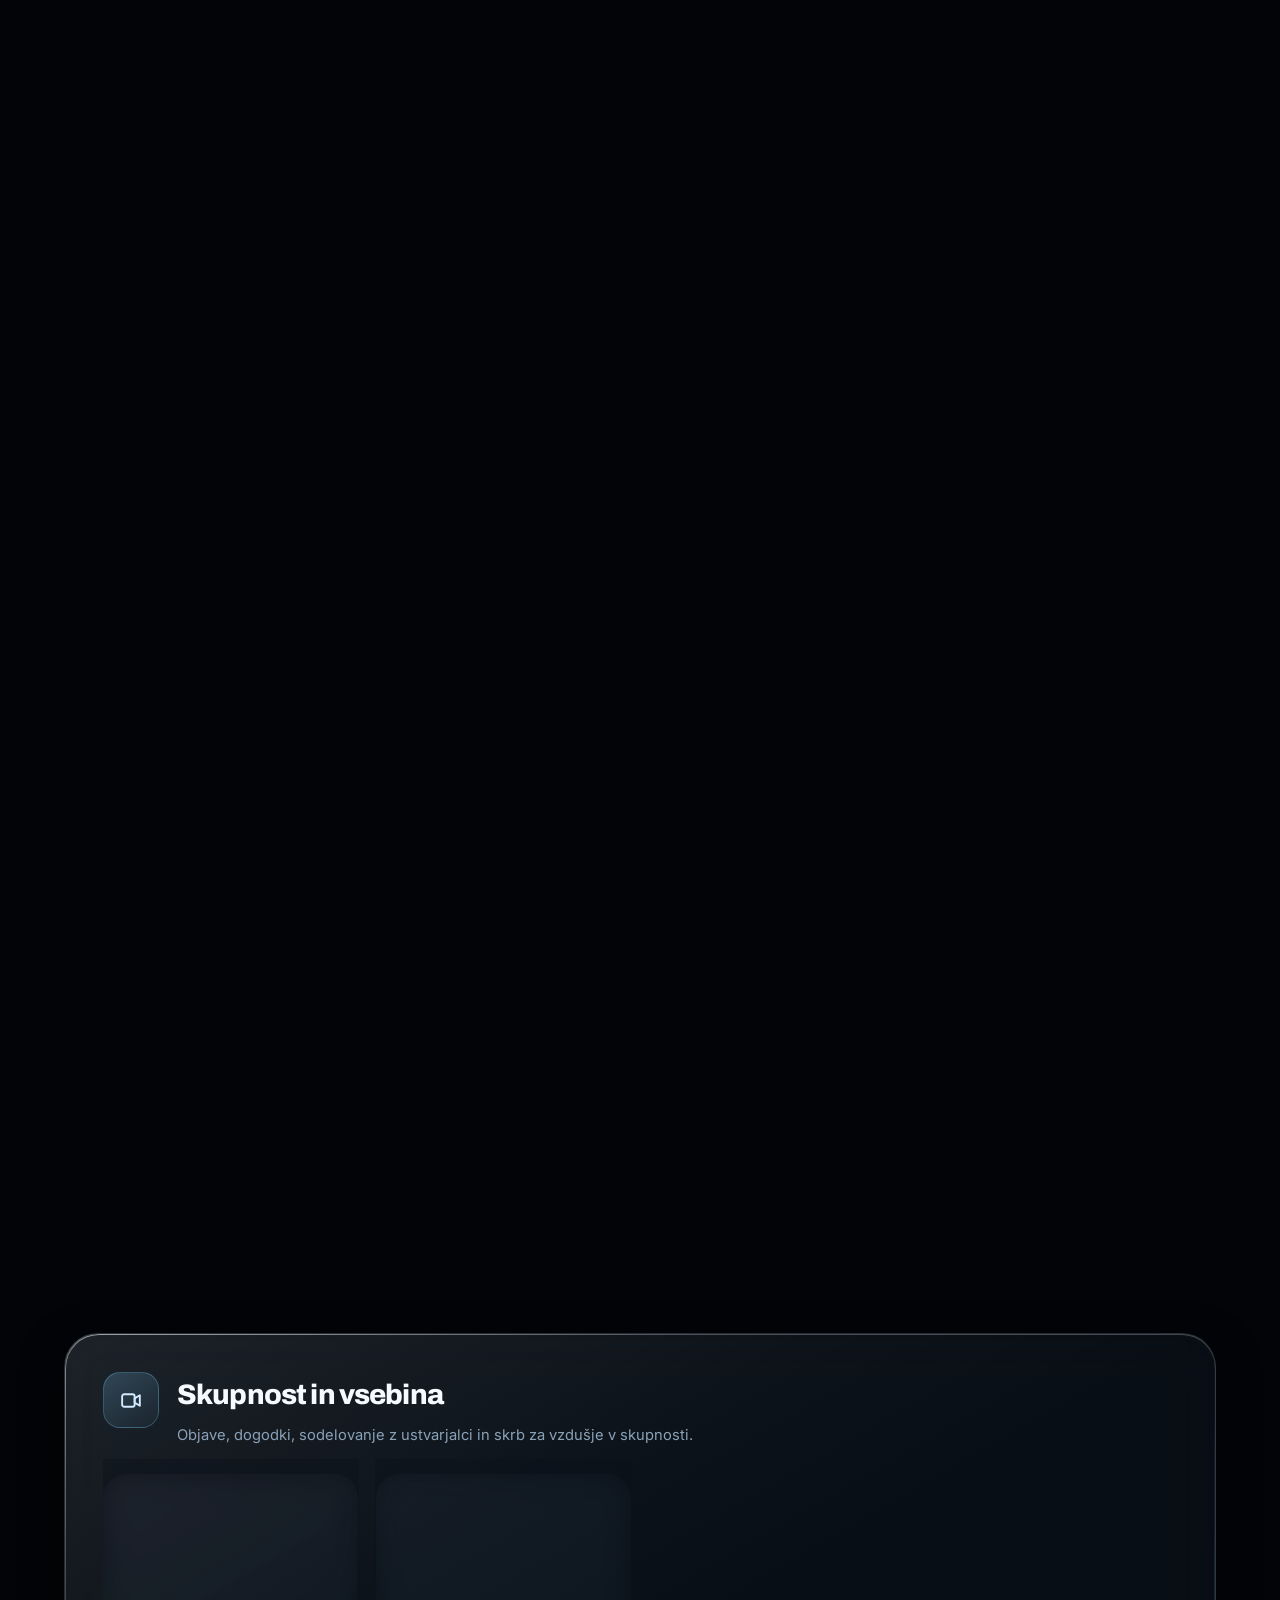
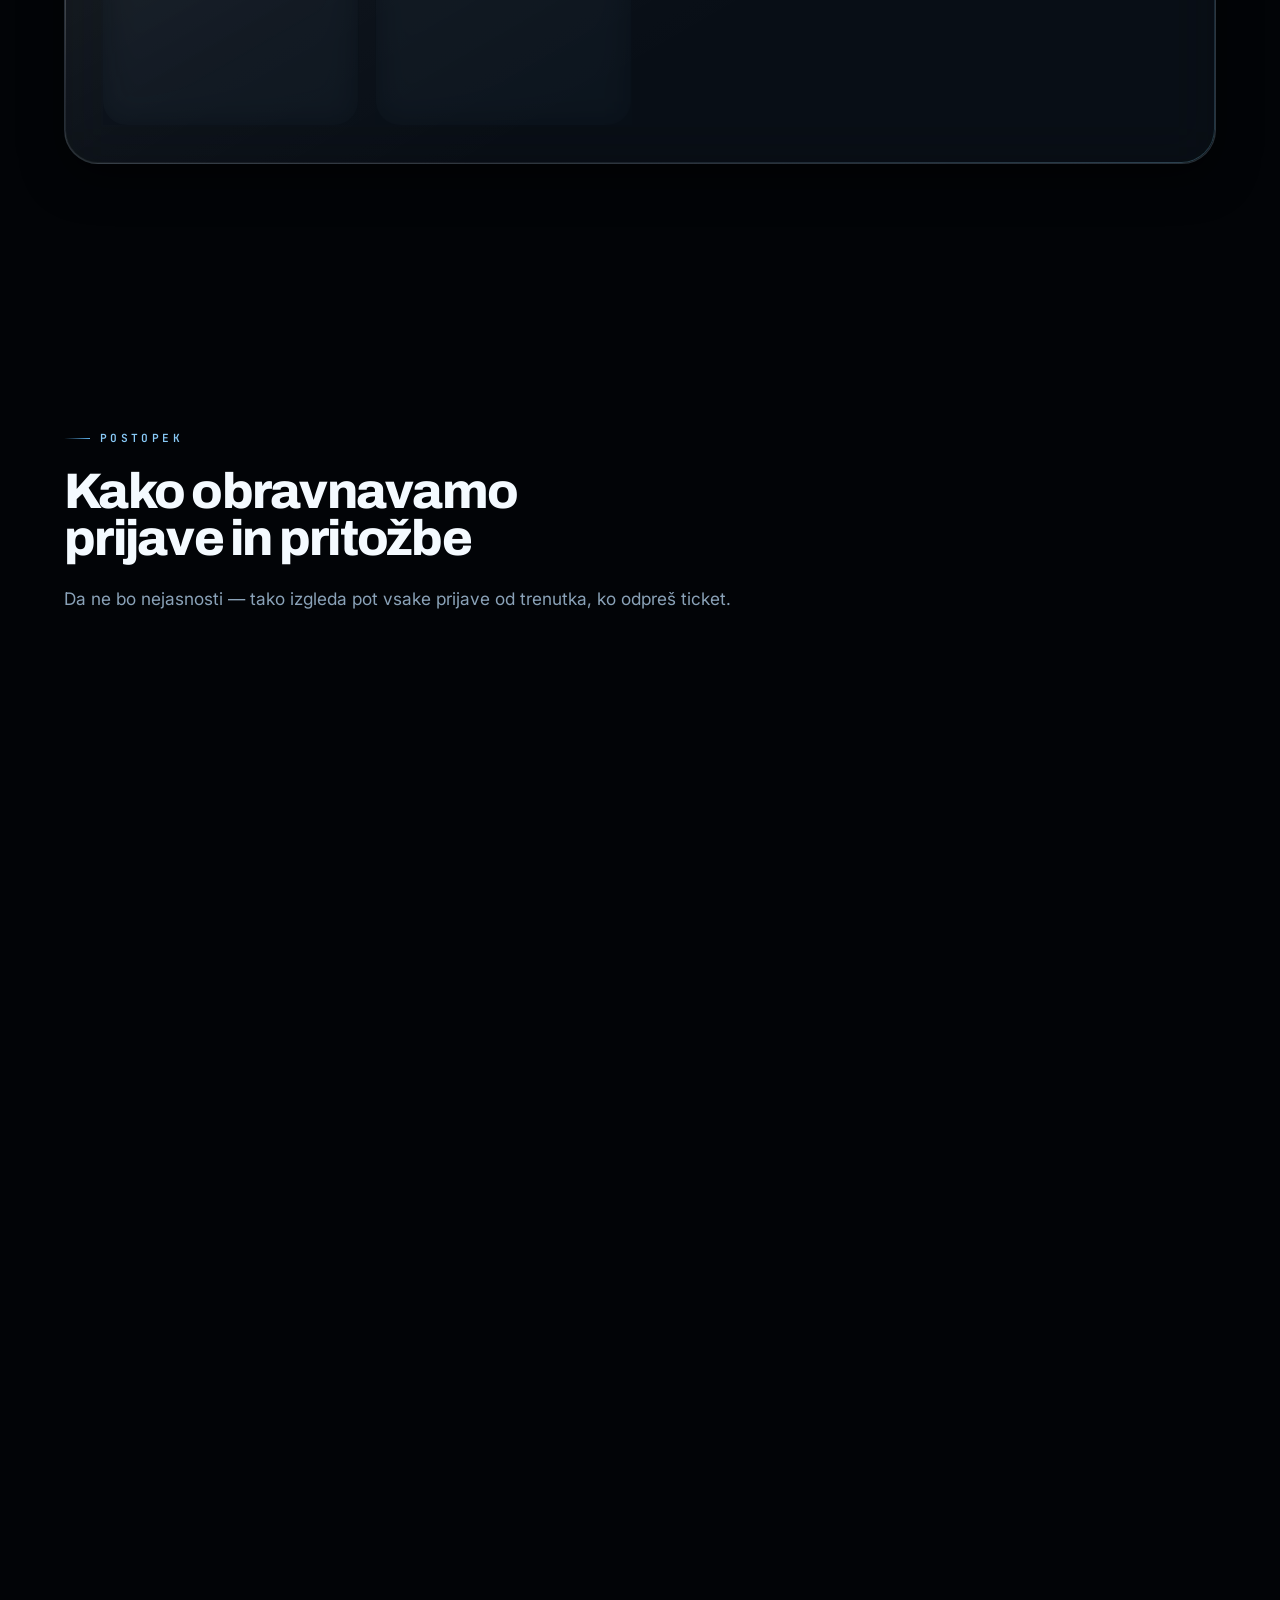
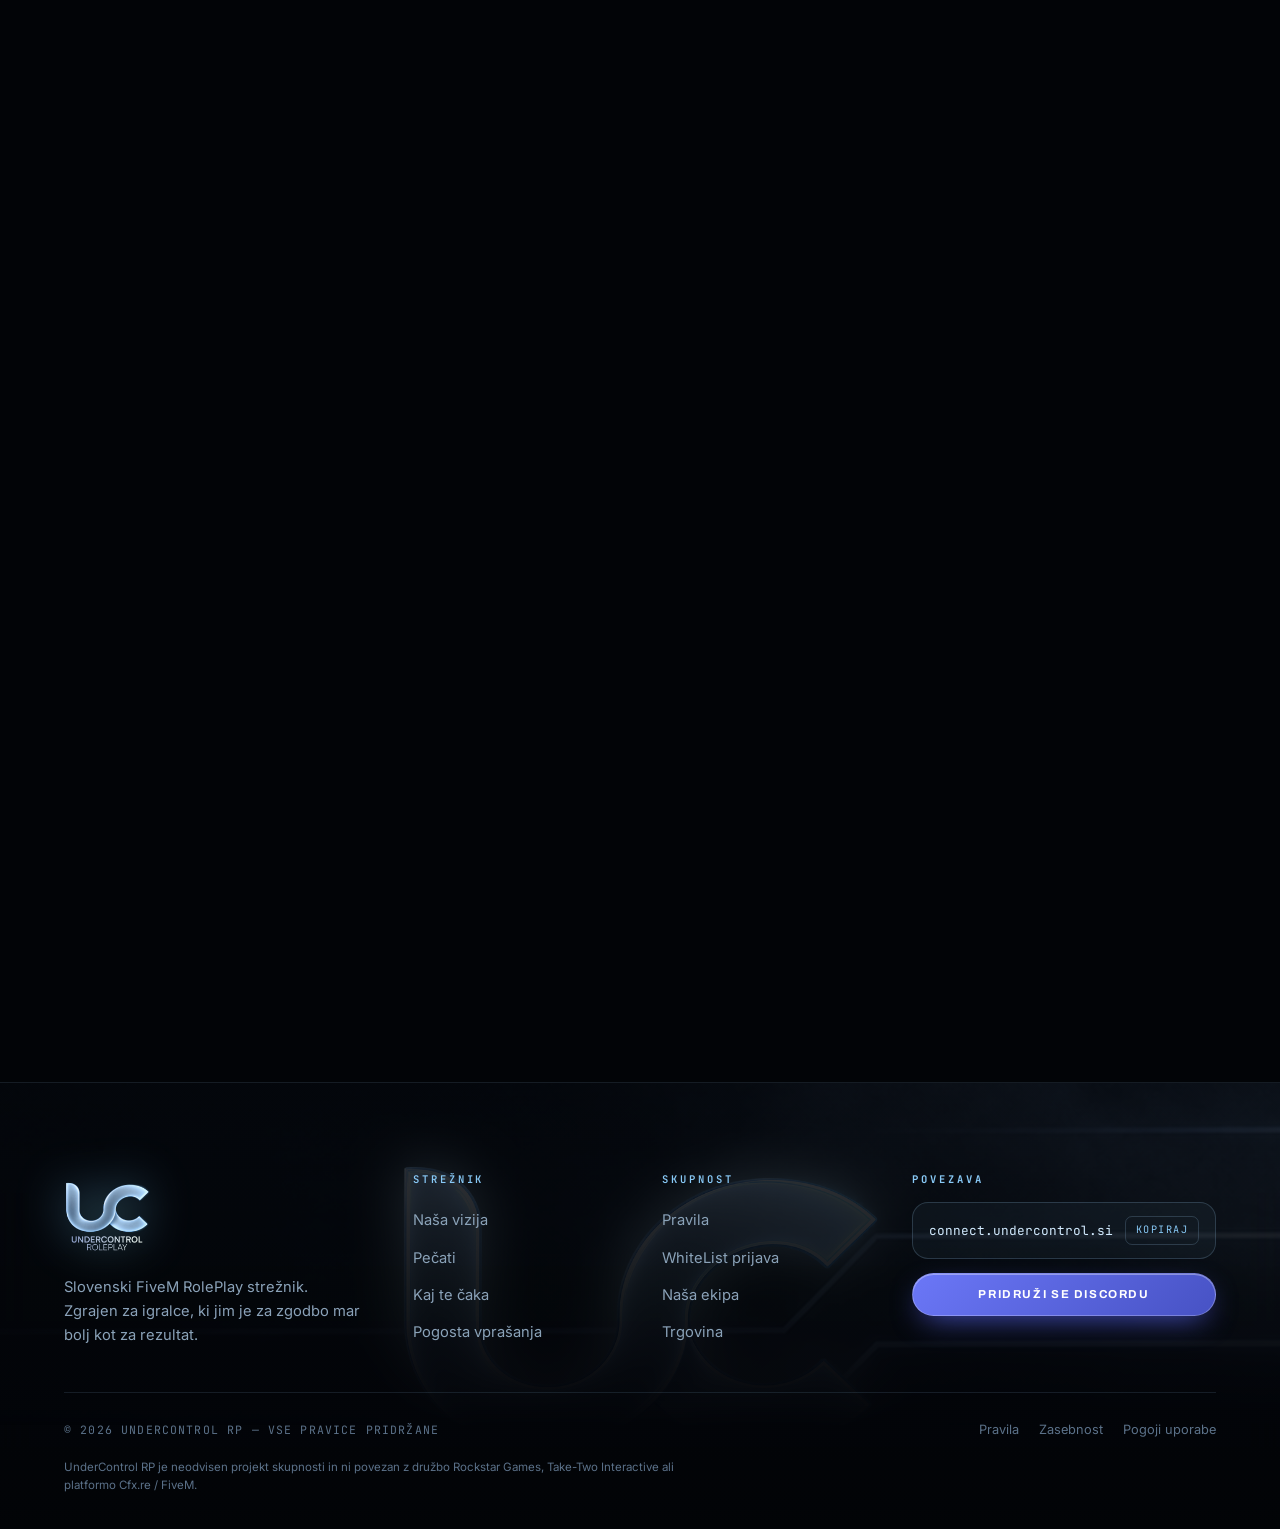
<file: [--UNDERCONTROL--]/[WEBSITE]/ekipa.html>
<!DOCTYPE html>
<html lang="sl">
<head>
<meta charset="utf-8">
<meta name="viewport" content="width=device-width,initial-scale=1,viewport-fit=cover">
<title>Naša ekipa — UnderControl RP</title>
<meta name="description" content="Kdo skrbi za red na UnderControl RP. Struktura ekipe, pristojnosti in postopek obravnave prijav.">
<meta name="theme-color" content="#04070C">
<link rel="icon" href="assets/img/uc-logo.png" type="image/png">
<link rel="preconnect" href="https://fonts.googleapis.com">
<link rel="preconnect" href="https://fonts.gstatic.com" crossorigin>
<link href="https://fonts.googleapis.com/css2?family=Archivo:wght@400;600;700;800;900&family=Inter:wght@400;500;600;700&family=JetBrains+Mono:wght@400;500;600&display=swap" rel="stylesheet">
<link rel="stylesheet" href="assets/css/main.css">
<link rel="stylesheet" href="assets/css/pages.css">
</head>
<body class="is-locked">

<div class="preload">
  <div class="preload-in">
    <img src="assets/img/uc-logo.png" alt="">
    <div class="preload-bar"><i></i></div>
    <div class="preload-tx">Zbiram ekipo</div>
  </div>
</div>

<a class="skip-link" href="#main">Preskoči na vsebino</a>
<div class="progress"></div>

<div class="bg-stack" aria-hidden="true">
  <div class="bg-img"></div>
  <div class="bg-aurora"></div>
  <canvas id="bg-canvas"></canvas>
  <div class="bg-grid"></div>
  <div class="bg-sweep"></div>
  <div class="bg-vignette"></div>
  <div class="bg-grain"></div>
</div>

<!-- SVG filter za pravi lom svetlobe na steklu (kjer ga brskalnik podpira) -->
<svg class="svg-defs" aria-hidden="true" focusable="false">
  <filter id="uc-refract" x="-20%" y="-20%" width="140%" height="140%">
    <feTurbulence type="fractalNoise" baseFrequency="0.008 0.014" numOctaves="2" seed="7" result="n"/>
    <feGaussianBlur in="n" stdDeviation="3" result="nb"/>
    <feDisplacementMap in="SourceGraphic" in2="nb" scale="12" xChannelSelector="R" yChannelSelector="G"/>
  </filter>
</svg>

<header class="header">
  <nav class="nav" aria-label="Glavna navigacija">
    <a class="brand" href="index.html">
      <img src="assets/img/uc-logo.png" alt="UnderControl RP">
      <span class="brand-tx"><b data-uc="server.name">UNDERCONTROL</b><span>Roleplay</span></span>
    </a>
    <div class="nav-links">
      <a href="index.html">Domov</a>
      <a href="pravila.html">Pravila</a>
      <a href="trgovina.html">Trgovina</a>
      <a href="whitelist.html">WhiteList</a>
      <a href="ekipa.html">Ekipa</a>
    </div>
    <div class="nav-cta">
      <a class="btn btn-glass btn-sm magnetic" data-uc-href="discord" href="#">Discord</a>
      <a class="btn btn-primary btn-sm magnetic" href="whitelist.html">Prijavi se</a>
      <button class="burger" aria-label="Meni" aria-expanded="false"><i></i><i></i><i></i></button>
    </div>
  </nav>
</header>

<div class="mobile-nav">
  <a href="index.html">Domov</a>
  <a href="pravila.html">Pravila</a>
  <a href="trgovina.html">Trgovina</a>
  <a href="whitelist.html">WhiteList</a>
  <a href="ekipa.html">Ekipa</a>
  <a class="btn btn-primary btn-lg" href="whitelist.html">Prijavi se na strežnik</a>
</div>

<main id="main">

<section class="page-hero">
  <div class="wrap">
    <div class="breadcrumb" data-reveal><a href="index.html">Domov</a> <span>/</span> Ekipa</div>
    <span class="eyebrow" data-reveal>Kdo skrbi za red</span>
    <h1 class="h-xl" data-reveal data-delay="80">
      Ljudje za<br><span class="chrome">mestom</span>
    </h1>
    <p class="lede" data-reveal data-delay="160">
      Ekipa UnderControl RP ni skrita. Vsak član ima jasno določene pristojnosti,
      vsaka odločitev je zabeležena in nihče ne odloča o zadevi, v katero je sam vpleten.
      Spodaj je natančno razdelano, kdo kaj počne — in na koga se obrneš.
    </p>
    <div class="row mt-2" data-reveal data-delay="220">
      <span class="tag is-neutral">6 oddelkov</span>
      <span class="tag"><i class="dot"></i> Podpora 24/7</span>
      <span class="tag is-neutral">Vsaka odločitev zabeležena</span>
    </div>
  </div>
</section>

<!-- ===================================================== STRUKTURA/HIERARHIJA -->
<section class="section is-tight" id="struktura">
  <div class="wrap">
    <div class="sec-head" data-reveal>
      <span class="eyebrow">Struktura</span>
      <h2 class="h-lg">Kako je razdeljeno<br>naše delovanje</h2>
      <p class="lede">
        Vsak nivo ima svoje pristojnosti in svoje omejitve. Višji nivo lahko odločitev nižjega
        pregleda, ne more pa je razveljaviti brez obrazložitve.
      </p>
    </div>

    <div class="hier">
      <article class="hier-row" data-reveal>
        <span class="hier-lvl">01</span>
        <div class="hier-tx">
          <b>Vodstvo projekta</b>
          <p>Postavlja smer strežnika, potrjuje sezonske načrte, odloča o pritožbah zadnje stopnje in nosi končno odgovornost. V vsakodnevno moderiranje ne posega.</p>
        </div>
        <span class="hier-count">Founder · Co-Founder</span>
      </article>

      <article class="hier-row" data-reveal>
        <span class="hier-lvl">02</span>
        <div class="hier-tx">
          <b>Vodja administracije</b>
          <p>Vodi celotno administrativno ekipo, skrbi za doslednost kazni, pregleduje sporne odločitve in usposablja nove člane.</p>
        </div>
        <span class="hier-count">Head Admin</span>
      </article>

      <article class="hier-row" data-reveal>
        <span class="hier-lvl">03</span>
        <div class="hier-tx">
          <b>Administratorji</b>
          <p>Obravnavajo zahtevnejše prijave, izrekajo daljše kazni, vodijo dogodke in imajo dostop do orodij strežnika. Odločajo samostojno, a vsako odločitev zabeležijo.</p>
        </div>
        <span class="hier-count">Administrator</span>
      </article>

      <article class="hier-row" data-reveal>
        <span class="hier-lvl">04</span>
        <div class="hier-tx">
          <b>Moderatorji</b>
          <p>Prva linija podpore. Odpirajo in obravnavajo tickete, rešujejo sprotne spore v igri in izrekajo opozorila ter krajše kazni.</p>
        </div>
        <span class="hier-count">Moderator · Trial Mod</span>
      </article>

      <article class="hier-row" data-reveal>
        <span class="hier-lvl">05</span>
        <div class="hier-tx">
          <b>Razvojna ekipa</b>
          <p>Piše in vzdržuje skripto, ureja mapping in skrbi za zmogljivost strežnika. Nima administrativnih pooblastil nad igralci.</p>
        </div>
        <span class="hier-count">Developer · Mapper</span>
      </article>

      <article class="hier-row" data-reveal>
        <span class="hier-lvl">06</span>
        <div class="hier-tx">
          <b>Vodje državnih služb in frakcij</b>
          <p>Vodijo svoje organizacije v igri, sprejemajo nove člane in odgovarjajo za njihovo raven roleplaya. Njihova pooblastila veljajo samo znotraj lastne organizacije.</p>
        </div>
        <span class="hier-count">Faction Lead</span>
      </article>
    </div>
  </div>
</section>

<!-- ============================================================== ODDELKI -->
<!--
  ══════════════════════════════════════════════════════════════════════════
  OPOMBA ZA EKIPO: spodnja imena so ZGOLJ PRIMERI (razporeditev in videz).
  Zamenjaj jih s pravimi člani. Črka v krogcu se ustvari samodejno iz
  prve črke imena — samo zamenjaj besedilo znotraj <b> in <span class="role">.
  ══════════════════════════════════════════════════════════════════════════
-->
<section class="section" id="oddelki">
  <div class="wrap">
    <div class="sec-head" data-reveal>
      <span class="eyebrow">Oddelki</span>
      <h2 class="h-lg">Kdo je za kaj zadolžen</h2>
    </div>

    <div class="stack" style="gap:clamp(18px,2vw,28px)">

      <!-- ------------------------------------------------------ Vodstvo -->
      <section class="team-dept glass" data-reveal>
        <div class="team-dept-head">
          <div class="team-dept-ico">
            <svg viewBox="0 0 24 24" fill="none" stroke="currentColor" stroke-width="1.8" stroke-linecap="round" stroke-linejoin="round"><path d="M3 8l4 3 5-6 5 6 4-3v10H3z"/></svg>
          </div>
          <div>
            <h2>Vodstvo</h2>
            <p>Smer projekta, sezonski načrti, končne odločitve. Dosegljivi prek vodje administracije.</p>
          </div>
        </div>
        <div class="member-grid">
          <article class="member" data-tilt="7">
            <div class="member-av">A</div>
            <b>Ime Priimek</b>
            <span class="role">Founder</span>
            <span class="bio">Ustanovitelj projekta. Skrbi za vizijo, partnerstva in dolgoročni razvoj.</span>
          </article>
          <article class="member" data-tilt="7">
            <div class="member-av">B</div>
            <b>Ime Priimek</b>
            <span class="role">Co-Founder</span>
            <span class="bio">Vodi vsakodnevno delovanje in povezuje razvoj z administracijo.</span>
          </article>
        </div>
      </section>

      <!-- ----------------------------------------------- Administracija -->
      <section class="team-dept glass" data-reveal>
        <div class="team-dept-head">
          <div class="team-dept-ico">
            <svg viewBox="0 0 24 24" fill="none" stroke="currentColor" stroke-width="1.8" stroke-linecap="round" stroke-linejoin="round"><path d="M12 2l8 4v6c0 5-3.4 8.8-8 10-4.6-1.2-8-5-8-10V6l8-4z"/><path d="M9 12l2 2 4-4"/></svg>
          </div>
          <div>
            <h2>Administracija</h2>
            <p>Obravnava prijav, izrekanje kazni, reševanje sporov in nadzor nad doslednostjo pravil.</p>
          </div>
        </div>
        <div class="member-grid">
          <article class="member" data-tilt="7">
            <div class="member-av">C</div>
            <b>Ime Priimek</b>
            <span class="role">Head Admin</span>
            <span class="bio">Vodi administrativno ekipo in pregleduje pritožbe druge stopnje.</span>
          </article>
          <article class="member" data-tilt="7">
            <div class="member-av">D</div>
            <b>Ime Priimek</b>
            <span class="role">Administrator</span>
            <span class="bio">Zahtevnejše prijave, dogodki v živo, usposabljanje moderatorjev.</span>
          </article>
          <article class="member" data-tilt="7">
            <div class="member-av">E</div>
            <b>Ime Priimek</b>
            <span class="role">Administrator</span>
            <span class="bio">Nadzor nad frakcijami in usklajevanje večjih scen.</span>
          </article>
        </div>
      </section>

      <!-- --------------------------------------------------- Moderacija -->
      <section class="team-dept glass" data-reveal>
        <div class="team-dept-head">
          <div class="team-dept-ico">
            <svg viewBox="0 0 24 24" fill="none" stroke="currentColor" stroke-width="1.8" stroke-linecap="round" stroke-linejoin="round"><path d="M21 15a2 2 0 0 1-2 2H8l-5 4V5a2 2 0 0 1 2-2h14a2 2 0 0 1 2 2z"/></svg>
          </div>
          <div>
            <h2>Moderacija</h2>
            <p>Prva linija podpore. Če odpreš ticket, ti bo najverjetneje odgovoril nekdo od njih.</p>
          </div>
        </div>
        <div class="member-grid">
          <article class="member" data-tilt="7">
            <div class="member-av">F</div>
            <b>Ime Priimek</b>
            <span class="role">Moderator</span>
            <span class="bio">Sprotne prijave, spori v igri, pomoč novim igralcem.</span>
          </article>
          <article class="member" data-tilt="7">
            <div class="member-av">G</div>
            <b>Ime Priimek</b>
            <span class="role">Moderator</span>
            <span class="bio">Nadzor Discorda in obravnava prijav zunaj igre.</span>
          </article>
          <article class="member" data-tilt="7">
            <div class="member-av">H</div>
            <b>Ime Priimek</b>
            <span class="role">Trial Moderator</span>
            <span class="bio">V obdobju usposabljanja. Deluje pod nadzorom mentorja.</span>
          </article>
          <article class="member" data-tilt="7">
            <div class="member-av">I</div>
            <b>Ime Priimek</b>
            <span class="role">Trial Moderator</span>
            <span class="bio">V obdobju usposabljanja. Deluje pod nadzorom mentorja.</span>
          </article>
        </div>
      </section>

      <!-- ------------------------------------------------------- Razvoj -->
      <section class="team-dept glass" data-reveal>
        <div class="team-dept-head">
          <div class="team-dept-ico">
            <svg viewBox="0 0 24 24" fill="none" stroke="currentColor" stroke-width="1.8" stroke-linecap="round" stroke-linejoin="round"><path d="M8 6l-5 6 5 6M16 6l5 6-5 6"/></svg>
          </div>
          <div>
            <h2>Razvoj in mapping</h2>
            <p>Skripta, sistemi, interierji in zmogljivost. Nimajo pooblastil nad igralci.</p>
          </div>
        </div>
        <div class="member-grid">
          <article class="member" data-tilt="7">
            <div class="member-av">J</div>
            <b>Ime Priimek</b>
            <span class="role">Lead Developer</span>
            <span class="bio">Arhitektura skripte, jedro sistemov, testno okolje.</span>
          </article>
          <article class="member" data-tilt="7">
            <div class="member-av">K</div>
            <b>Ime Priimek</b>
            <span class="role">Developer</span>
            <span class="bio">Sistemi za poklice, ekonomijo in telefon.</span>
          </article>
          <article class="member" data-tilt="7">
            <div class="member-av">L</div>
            <b>Ime Priimek</b>
            <span class="role">Mapper</span>
            <span class="bio">Interierji, lokacije po meri, vizualna podoba mesta.</span>
          </article>
        </div>
      </section>

      <!-- ----------------------------------------------- Državne službe -->
      <section class="team-dept glass" data-reveal>
        <div class="team-dept-head">
          <div class="team-dept-ico">
            <svg viewBox="0 0 24 24" fill="none" stroke="currentColor" stroke-width="1.8" stroke-linecap="round" stroke-linejoin="round"><path d="M12 2l8 4v6c0 5-3.4 8.8-8 10-4.6-1.2-8-5-8-10V6l8-4z"/><path d="M12 8v8M8 12h8"/></svg>
          </div>
          <div>
            <h2>Vodje državnih služb</h2>
            <p>Policija, nujna medicinska pomoč in pravosodje. Vodijo svoje enote in sprejemajo nove člane.</p>
          </div>
        </div>
        <div class="member-grid">
          <article class="member" data-tilt="7">
            <div class="member-av">M</div>
            <b>Ime Priimek</b>
            <span class="role">Chief of Police</span>
            <span class="bio">Vodi policijski oddelek, potrjuje postopke in nadzira uporabo sile.</span>
          </article>
          <article class="member" data-tilt="7">
            <div class="member-av">N</div>
            <b>Ime Priimek</b>
            <span class="role">EMS Chief</span>
            <span class="bio">Vodi nujno medicinsko pomoč in usposabljanje reševalcev.</span>
          </article>
          <article class="member" data-tilt="7">
            <div class="member-av">O</div>
            <b>Ime Priimek</b>
            <span class="role">DOJ Lead</span>
            <span class="bio">Sodni postopki, obravnave in pravna doslednost v igri.</span>
          </article>
        </div>
      </section>

      <!-- ---------------------------------------------- Vsebina/skupnost -->
      <section class="team-dept glass" data-reveal>
        <div class="team-dept-head">
          <div class="team-dept-ico">
            <svg viewBox="0 0 24 24" fill="none" stroke="currentColor" stroke-width="1.8" stroke-linecap="round" stroke-linejoin="round"><path d="M15 10l5-3v10l-5-3z"/><rect x="3" y="6" width="12" height="12" rx="2"/></svg>
          </div>
          <div>
            <h2>Skupnost in vsebina</h2>
            <p>Objave, dogodki, sodelovanje z ustvarjalci in skrb za vzdušje v skupnosti.</p>
          </div>
        </div>
        <div class="member-grid">
          <article class="member" data-tilt="7">
            <div class="member-av">P</div>
            <b>Ime Priimek</b>
            <span class="role">Community Manager</span>
            <span class="bio">Ankete, predlogi skupnosti, komunikacija z igralci.</span>
          </article>
          <article class="member" data-tilt="7">
            <div class="member-av">R</div>
            <b>Ime Priimek</b>
            <span class="role">Content Creator</span>
            <span class="bio">Grafike, napovedniki in objave na družbenih omrežjih.</span>
          </article>
        </div>
      </section>

    </div>
  </div>
</section>

<!-- ================================================= KAKO OBRAVNAVAMO PRIJAVE -->
<section class="section" id="postopek">
  <div class="wrap">
    <div class="sec-head" data-reveal>
      <span class="eyebrow">Postopek</span>
      <h2 class="h-lg">Kako obravnavamo<br>prijave in pritožbe</h2>
      <p class="lede">
        Da ne bo nejasnosti — tako izgleda pot vsake prijave od trenutka, ko odpreš ticket.
      </p>
    </div>

    <div class="pillars">
      <article class="pillar" data-reveal>
        <div class="pillar-k">Korak 01</div>
        <div class="pillar-b">
          <h3>Odpreš ticket</h3>
          <p>Na Discordu opišeš dogodek in priložiš dokaz — posnetek ali sliko z jasnim potekom in približnim časom. Brez dokaza obravnava ni mogoča.</p>
        </div>
      </article>

      <article class="pillar" data-reveal>
        <div class="pillar-k">Korak 02</div>
        <div class="pillar-b">
          <h3>Prevzame ga moderator</h3>
          <p>Ticket prevzame prva prosta oseba iz moderacije. Če je v dogodek vpletena sama, ga preda naprej — nihče ne odloča o svoji zadevi.</p>
        </div>
      </article>

      <article class="pillar" data-reveal>
        <div class="pillar-k">Korak 03</div>
        <div class="pillar-b">
          <h3>Zaslišimo obe strani</h3>
          <p>Preden pade odločitev, dobi vsaka vpletena stran priložnost, da pove svojo različico. To velja tudi, kadar se zdi zadeva očitna.</p>
        </div>
      </article>

      <article class="pillar" data-reveal>
        <div class="pillar-k">Korak 04</div>
        <div class="pillar-b">
          <h3>Odločitev in zapis</h3>
          <p>Odločitev je obrazložena in vpisana v evidenco skupaj z dokazom. Nezabeležena kazen ne velja in se lahko razveljavi.</p>
        </div>
      </article>

      <article class="pillar" data-reveal>
        <div class="pillar-k">Korak 05</div>
        <div class="pillar-b">
          <h3>Možnost pritožbe</h3>
          <p>V 14 dneh lahko odločitev izpodbijaš. Pritožbo obravnava druga oseba, kot je kazen izrekla. O pritožbah zadnje stopnje odloča vodstvo.</p>
        </div>
      </article>
    </div>
  </div>
</section>

<!-- ============================================================ ZAPOSLOVANJE -->
<section class="section is-tight">
  <div class="wrap">
    <div class="cta glass glass-deep" data-reveal="zoom">
      <div class="cta-art" aria-hidden="true"></div>
      <div class="cta-in">
        <span class="eyebrow is-centered">Pridruži se ekipi</span>
        <h2 class="h-lg">Iščemo ljudi, ki<br><span class="chrome">poslušajo, preden sodijo</span></h2>
        <p class="lede">
          Ekipo gradimo iz skupnosti. Če si aktiven igralec, znaš ostati miren v napeti situaciji
          in ti je za pošteno okolje resnično mar, se prijavi. Izkušnje z moderiranjem so prednost,
          ne pogoj — vse ostalo te naučimo.
        </p>
        <div class="row" style="justify-content:center;gap:10px">
          <span class="tag is-neutral">Minimalno 18 let</span>
          <span class="tag is-neutral">Vsaj 1 mesec na strežniku</span>
          <span class="tag is-neutral">Brez aktivnih kazni</span>
        </div>
        <div class="btn-row is-centered">
          <a class="btn btn-primary btn-lg magnetic" data-uc-href="discord" href="#">Prijava v ekipo</a>
          <a class="btn btn-glass btn-lg magnetic" href="pravila.html">Preberi pravila</a>
        </div>
      </div>
    </div>
  </div>
</section>

</main>

<footer class="footer">
  <div class="footer-art" aria-hidden="true"></div>
  <div class="wrap footer-in">
    <div class="footer-top">
      <div class="footer-brand">
        <img src="assets/img/uc-logo-text.png" alt="UnderControl RP">
        <p>Slovenski FiveM RolePlay strežnik. Zgrajen za igralce, ki jim je za zgodbo mar bolj kot za rezultat.</p>
      </div>
      <div class="footer-col">
        <h4>Strežnik</h4>
        <ul>
          <li><a href="index.html#vizija">Naša vizija</a></li>
          <li><a href="index.html#pecati">Pečati</a></li>
          <li><a href="index.html#svet">Kaj te čaka</a></li>
          <li><a href="index.html#faq">Pogosta vprašanja</a></li>
        </ul>
      </div>
      <div class="footer-col">
        <h4>Skupnost</h4>
        <ul>
          <li><a href="pravila.html">Pravila</a></li>
          <li><a href="whitelist.html">WhiteList prijava</a></li>
          <li><a href="ekipa.html">Naša ekipa</a></li>
          <li><a href="trgovina.html">Trgovina</a></li>
        </ul>
      </div>
      <div class="footer-connect">
        <h4 style="font-family:var(--f-mono);font-size:.66rem;letter-spacing:.28em;text-transform:uppercase;color:var(--ice-400)">Povezava</h4>
        <div class="footer-ip">
          <span data-connect>connect.undercontrol.si</span>
          <button data-copy="connect.undercontrol.si">Kopiraj</button>
        </div>
        <a class="btn btn-discord btn-block btn-sm" data-uc-href="discord" href="#">Pridruži se Discordu</a>
      </div>
    </div>
    <div class="footer-bot">
      <span class="mono">© <span data-uc="year">2026</span> UNDERCONTROL RP — VSE PRAVICE PRIDRŽANE</span>
      <div class="footer-legal">
        <a href="pravila.html">Pravila</a>
        <a href="#">Zasebnost</a>
        <a href="#">Pogoji uporabe</a>
      </div>
    </div>
    <p class="disclaimer">
      UnderControl RP je neodvisen projekt skupnosti in ni povezan z družbo Rockstar Games,
      Take-Two Interactive ali platformo Cfx.re / FiveM.
    </p>
  </div>
</footer>

<script src="assets/js/config.js"></script>
<script src="assets/js/main.js"></script>
</body>
</html>
</file>
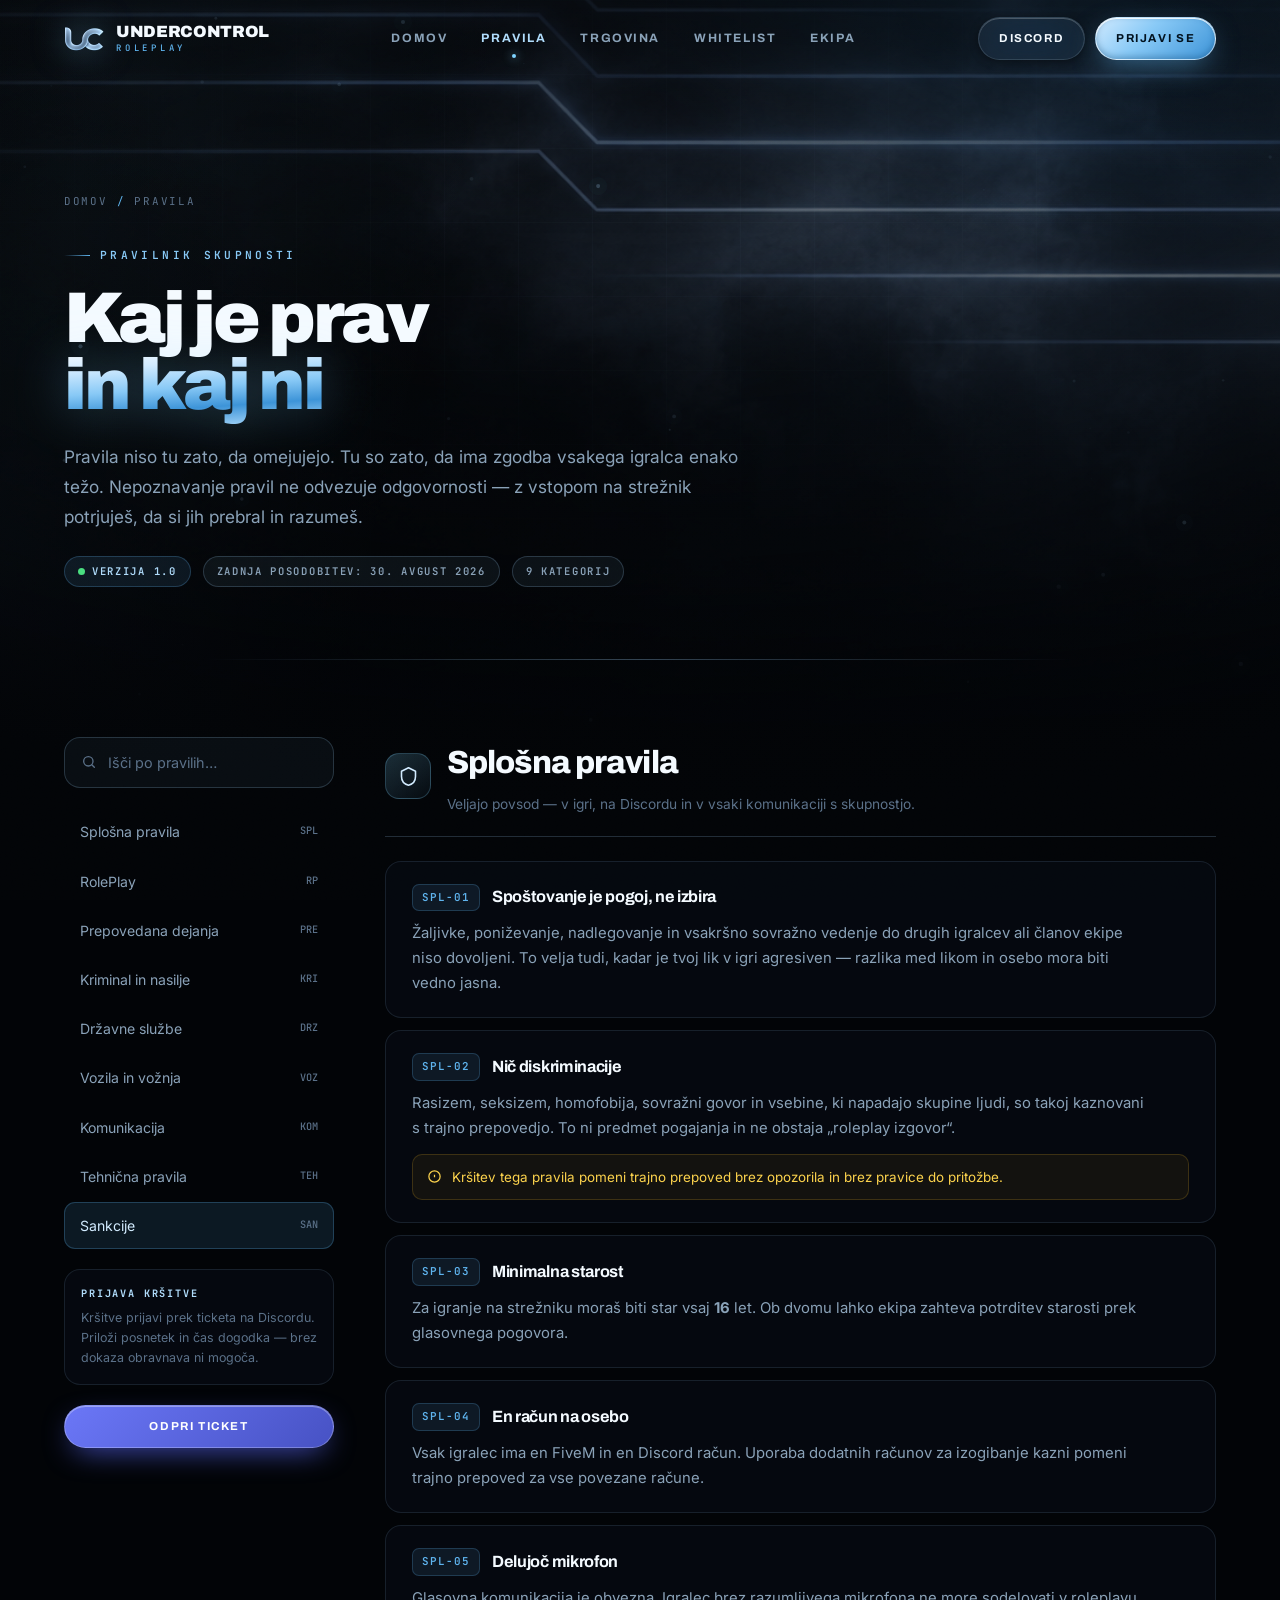
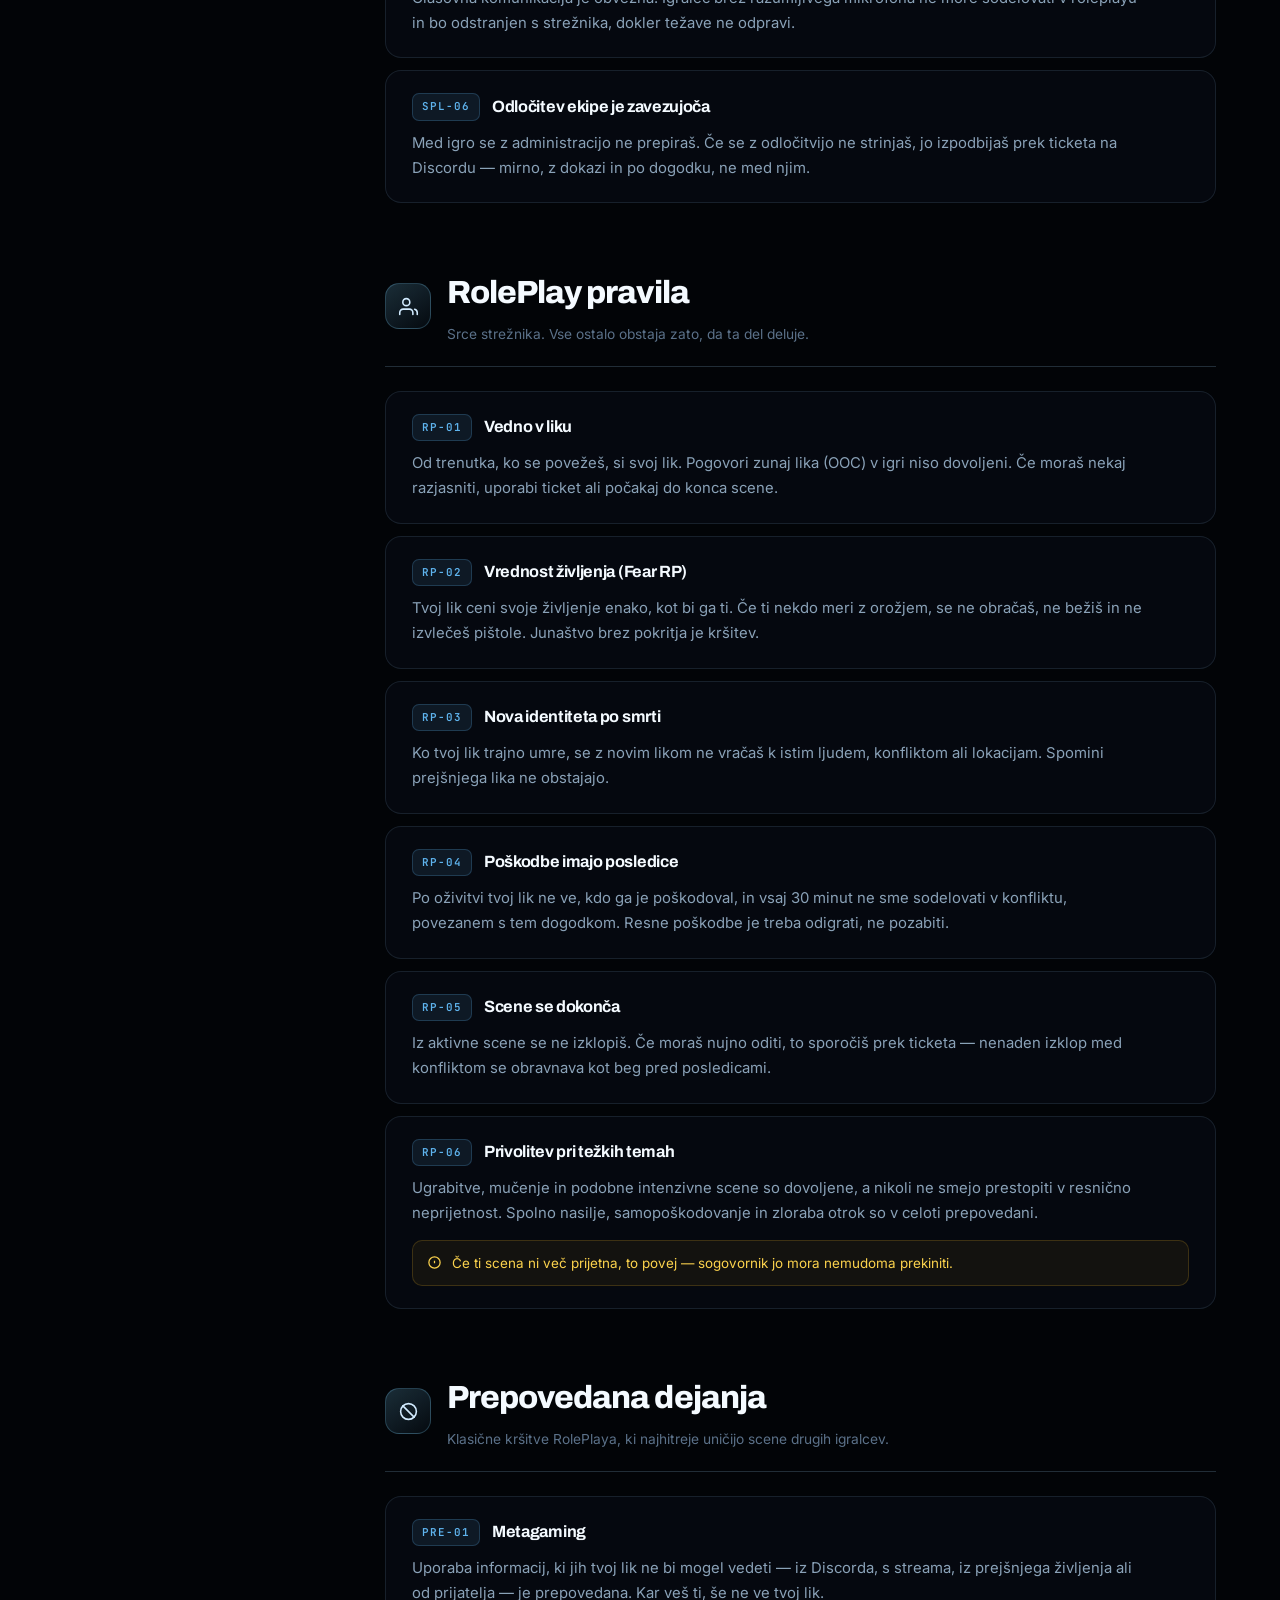
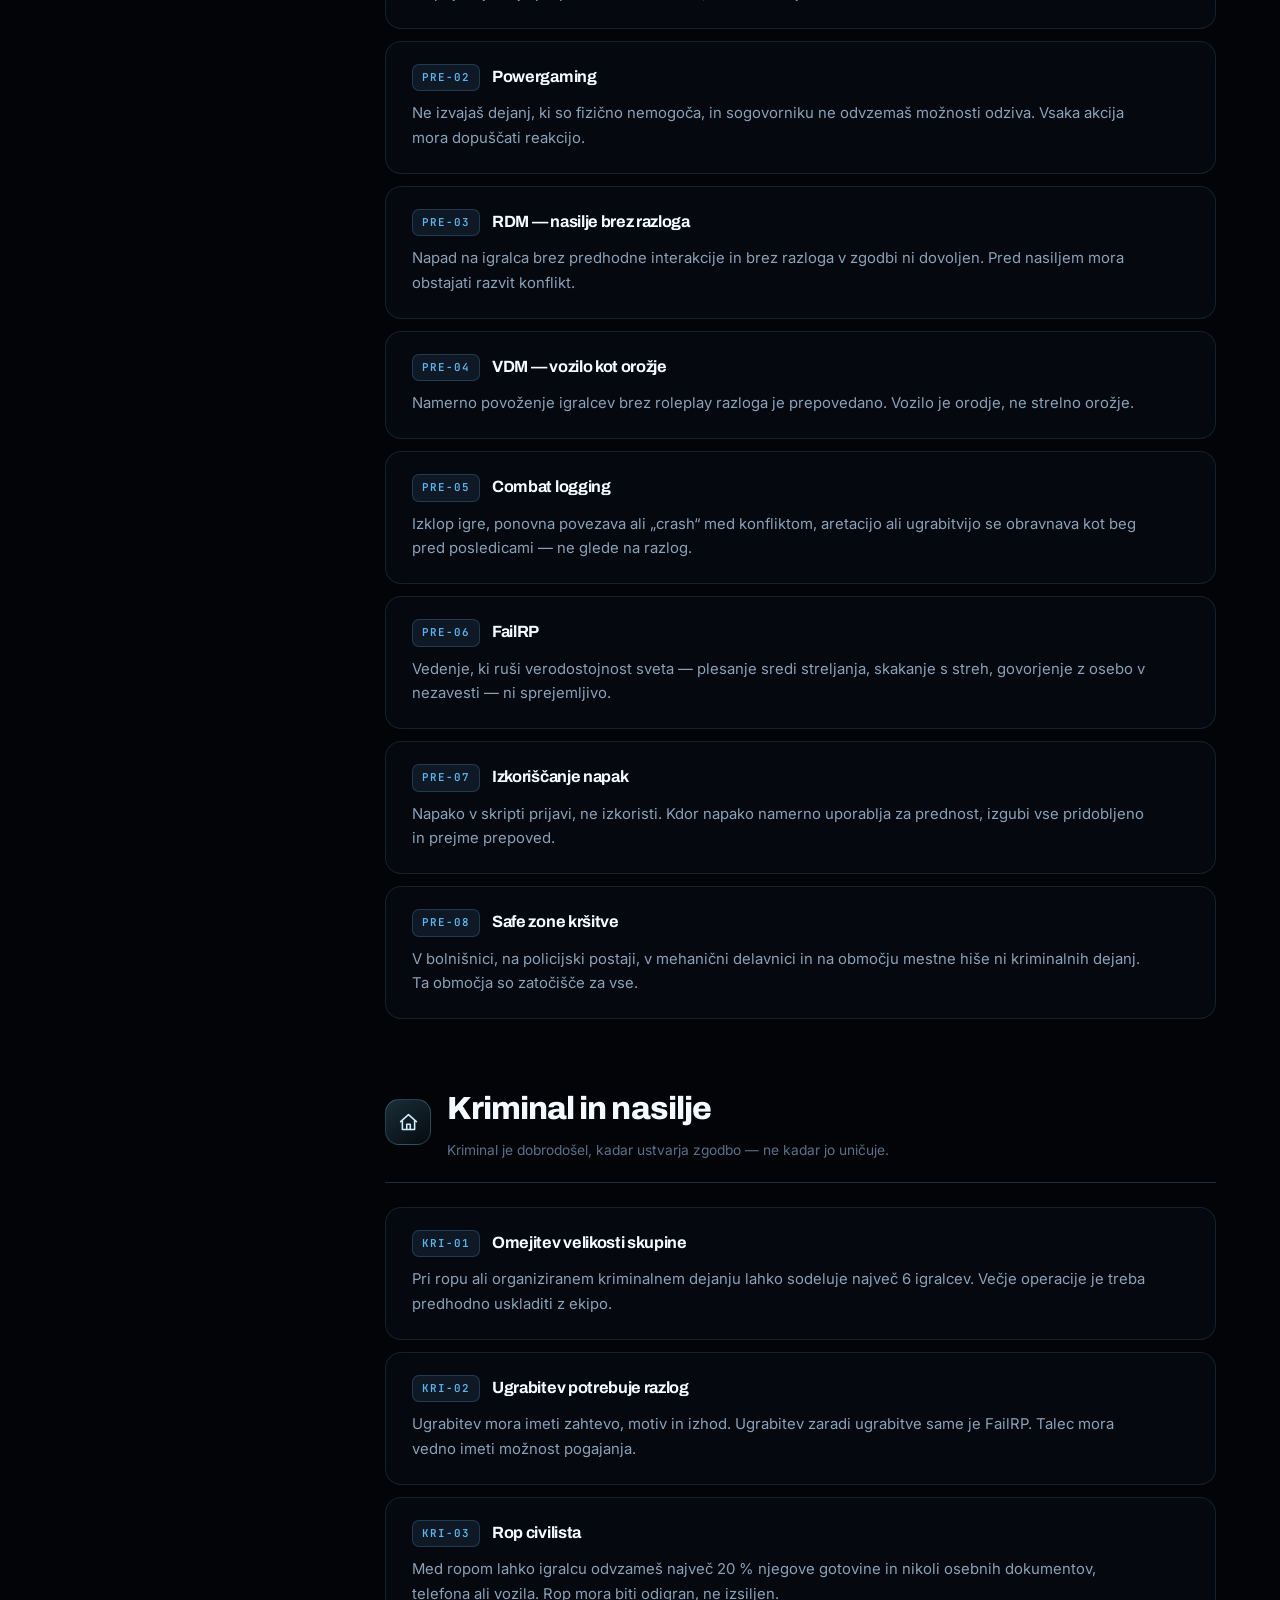
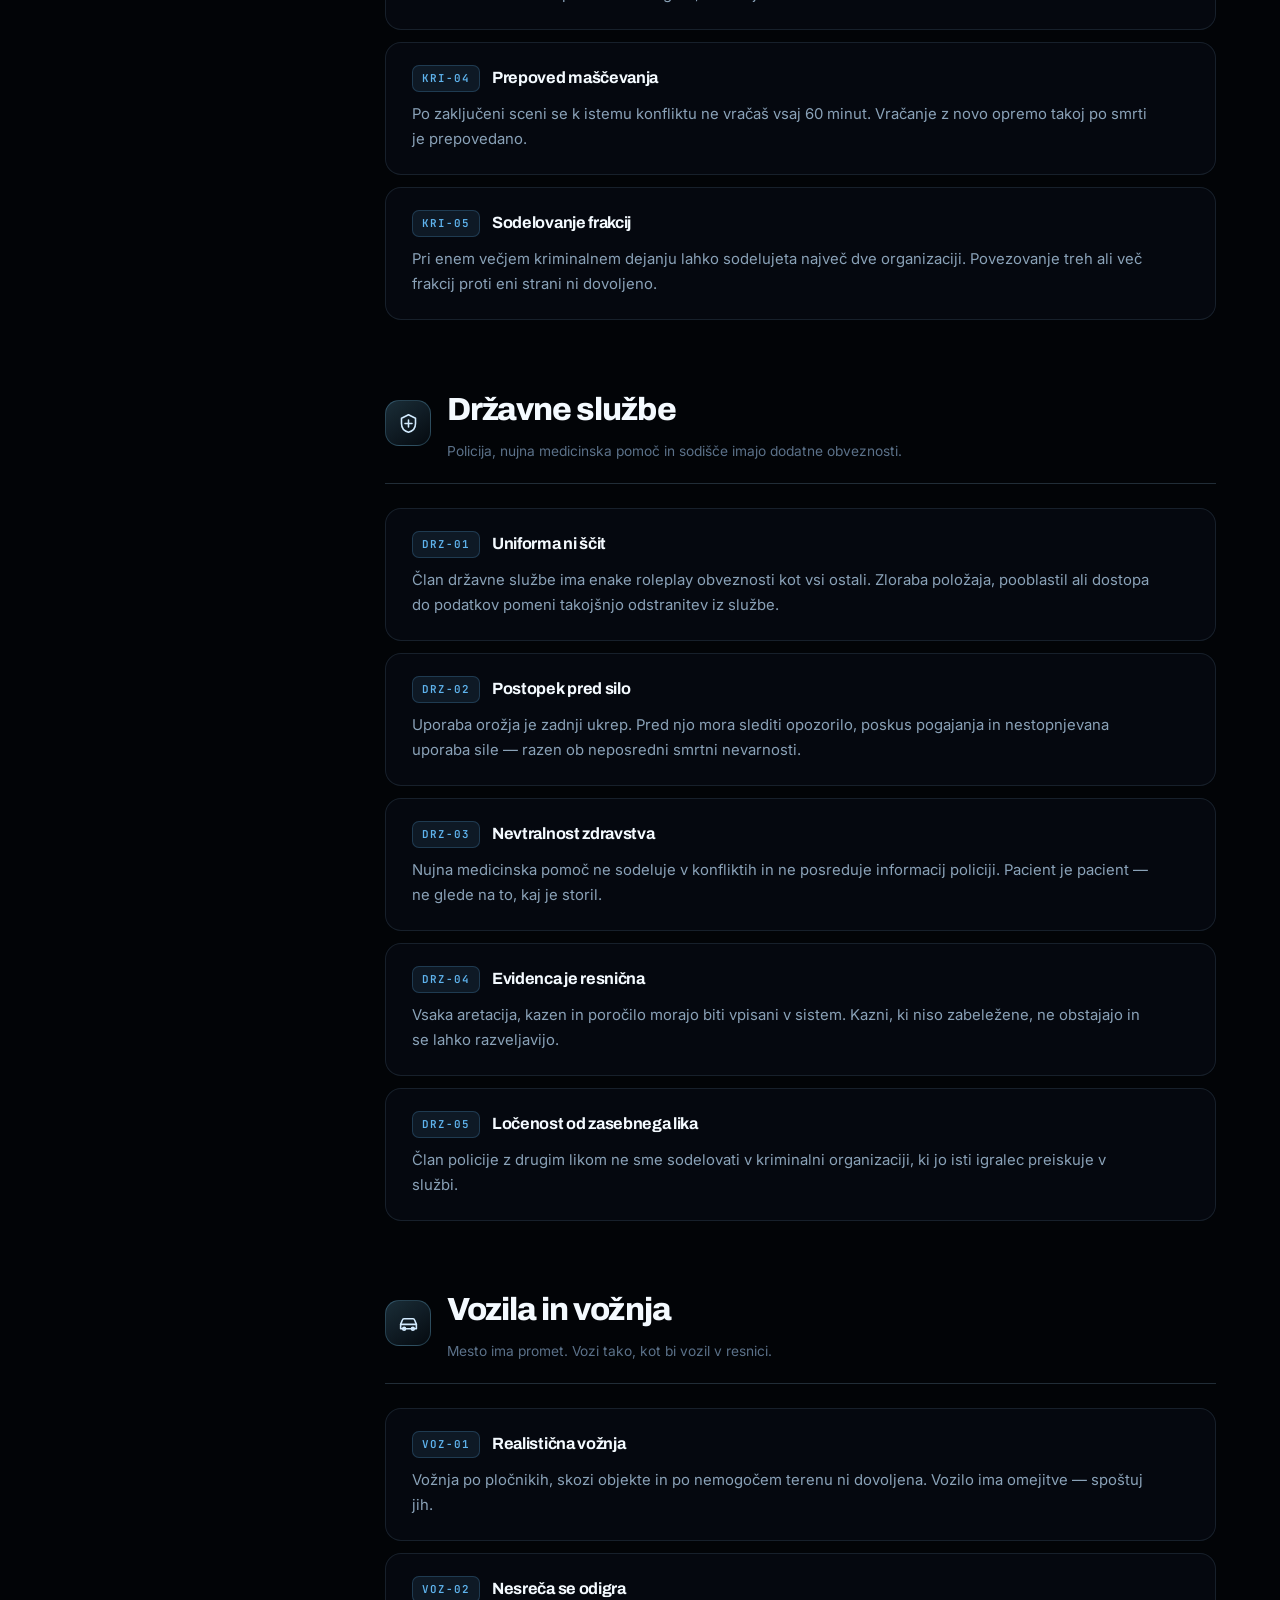
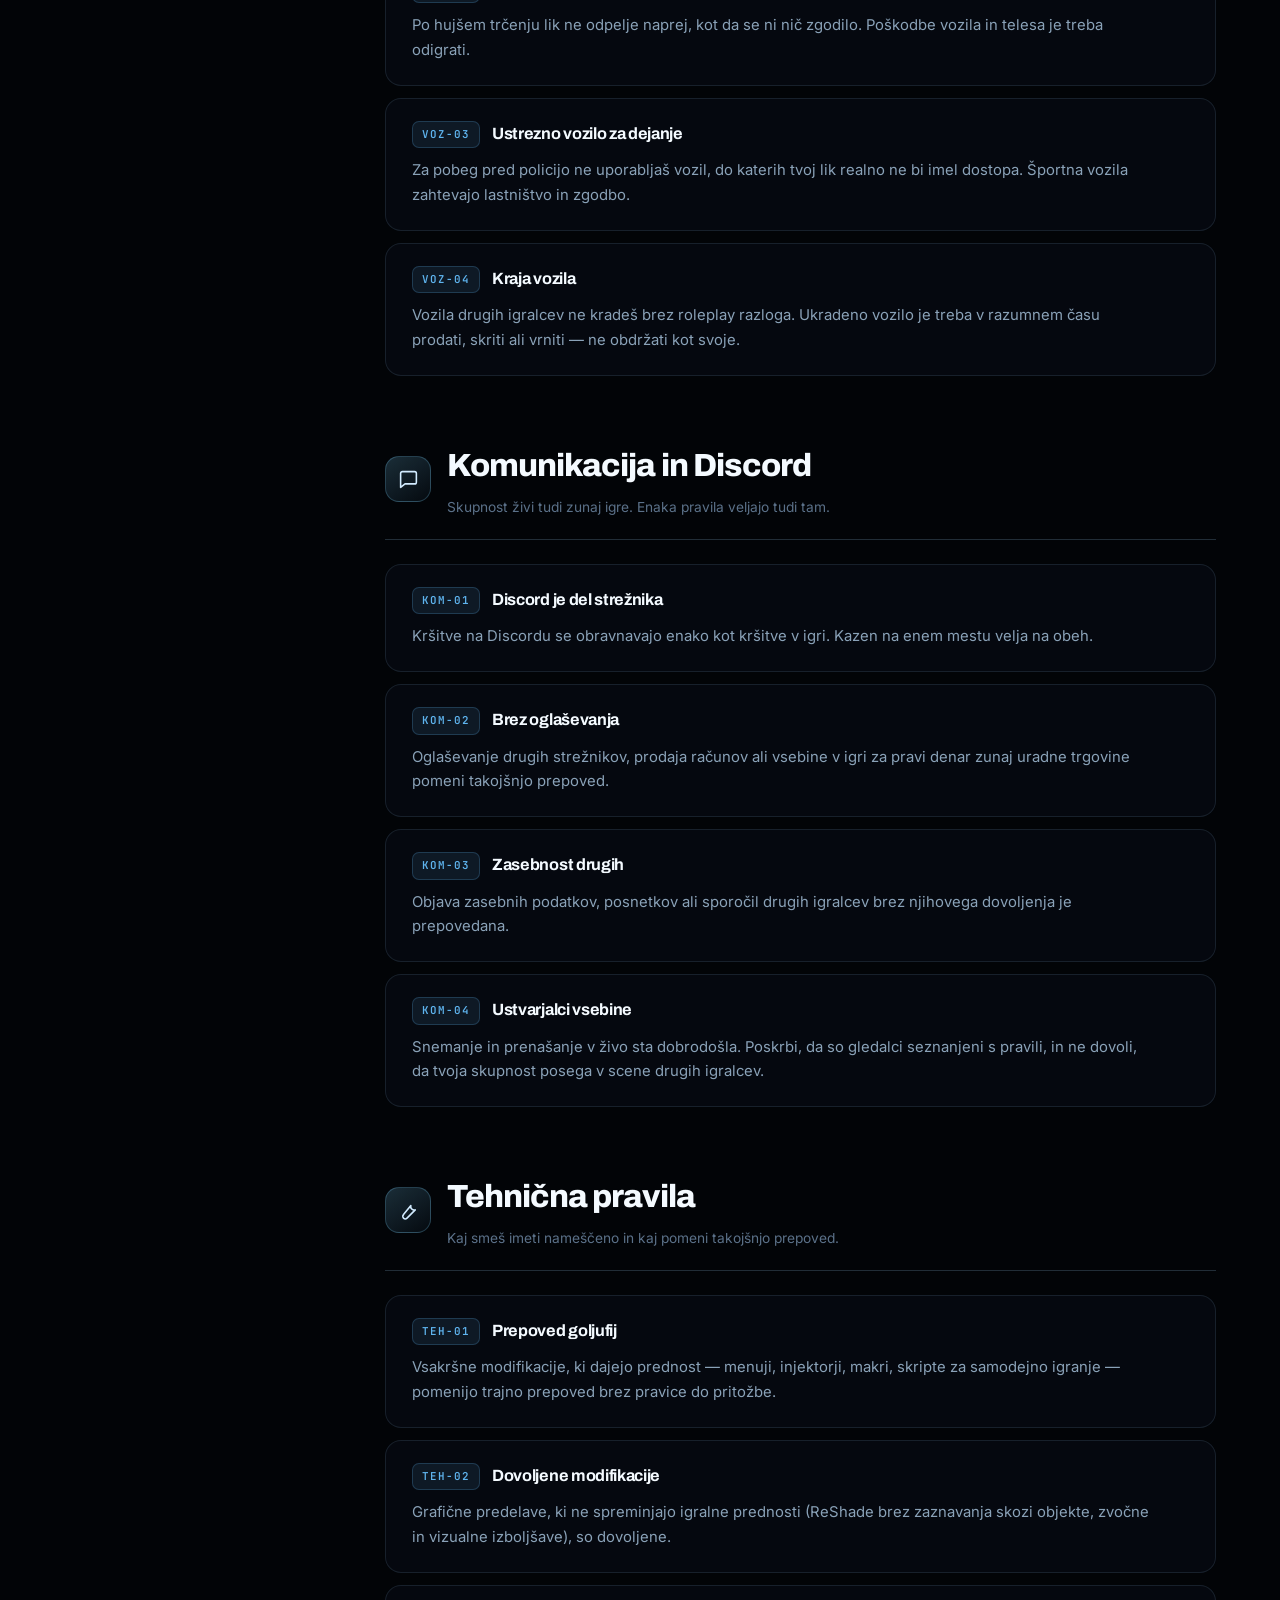
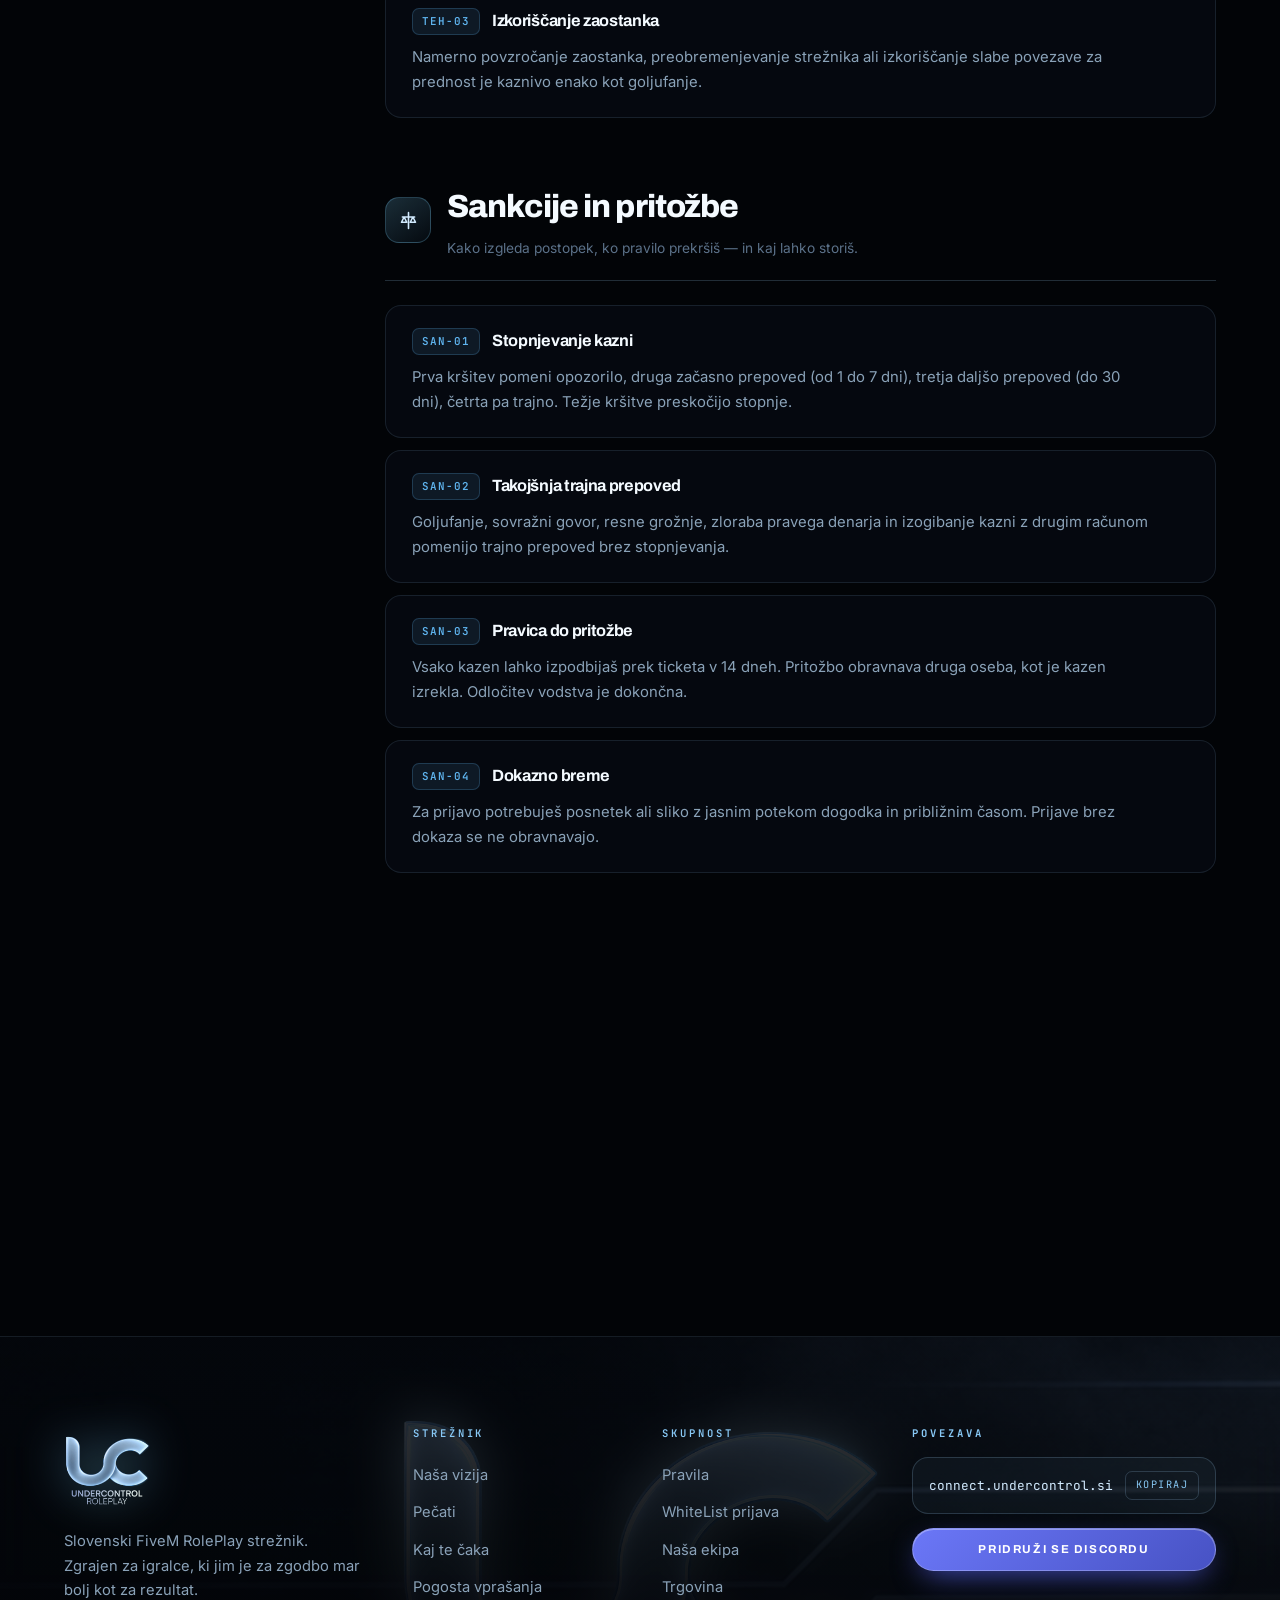
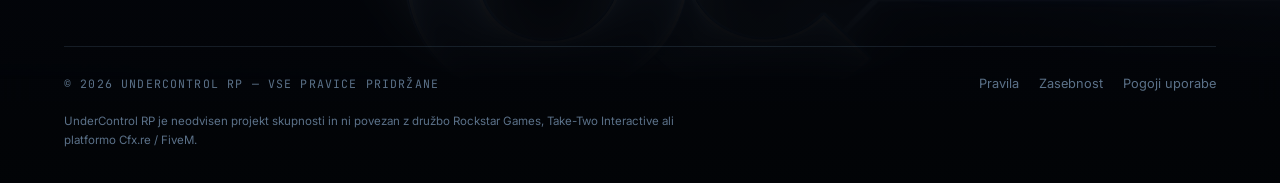
<file: [--UNDERCONTROL--]/[WEBSITE]/pravila.html>
<!DOCTYPE html>
<html lang="sl">
<head>
<meta charset="utf-8">
<meta name="viewport" content="width=device-width,initial-scale=1,viewport-fit=cover">
<title>Pravila — UnderControl RP</title>
<meta name="description" content="Pravila strežnika UnderControl RP, razdeljena po kategorijah. Preberi jih, preden vstopiš v mesto.">
<meta name="theme-color" content="#04070C">
<link rel="icon" href="assets/img/uc-logo.png" type="image/png">
<link rel="preconnect" href="https://fonts.googleapis.com">
<link rel="preconnect" href="https://fonts.gstatic.com" crossorigin>
<link href="https://fonts.googleapis.com/css2?family=Archivo:wght@400;600;700;800;900&family=Inter:wght@400;500;600;700&family=JetBrains+Mono:wght@400;500;600&display=swap" rel="stylesheet">
<link rel="stylesheet" href="assets/css/main.css">
<link rel="stylesheet" href="assets/css/pages.css">
</head>
<body class="is-locked">

<div class="preload">
  <div class="preload-in">
    <img src="assets/img/uc-logo.png" alt="">
    <div class="preload-bar"><i></i></div>
    <div class="preload-tx">Odpiram pravilnik</div>
  </div>
</div>

<a class="skip-link" href="#main">Preskoči na vsebino</a>
<div class="progress"></div>

<div class="bg-stack" aria-hidden="true">
  <div class="bg-img"></div>
  <div class="bg-aurora"></div>
  <canvas id="bg-canvas"></canvas>
  <div class="bg-grid"></div>
  <div class="bg-sweep"></div>
  <div class="bg-vignette"></div>
  <div class="bg-grain"></div>
</div>

<!-- SVG filter za pravi lom svetlobe na steklu (kjer ga brskalnik podpira) -->
<svg class="svg-defs" aria-hidden="true" focusable="false">
  <filter id="uc-refract" x="-20%" y="-20%" width="140%" height="140%">
    <feTurbulence type="fractalNoise" baseFrequency="0.008 0.014" numOctaves="2" seed="7" result="n"/>
    <feGaussianBlur in="n" stdDeviation="3" result="nb"/>
    <feDisplacementMap in="SourceGraphic" in2="nb" scale="12" xChannelSelector="R" yChannelSelector="G"/>
  </filter>
</svg>

<header class="header">
  <nav class="nav" aria-label="Glavna navigacija">
    <a class="brand" href="index.html">
      <img src="assets/img/uc-logo.png" alt="UnderControl RP">
      <span class="brand-tx"><b data-uc="server.name">UNDERCONTROL</b><span>Roleplay</span></span>
    </a>
    <div class="nav-links">
      <a href="index.html">Domov</a>
      <a href="pravila.html">Pravila</a>
      <a href="trgovina.html">Trgovina</a>
      <a href="whitelist.html">WhiteList</a>
      <a href="ekipa.html">Ekipa</a>
    </div>
    <div class="nav-cta">
      <a class="btn btn-glass btn-sm magnetic" data-uc-href="discord" href="#">Discord</a>
      <a class="btn btn-primary btn-sm magnetic" href="whitelist.html">Prijavi se</a>
      <button class="burger" aria-label="Meni" aria-expanded="false"><i></i><i></i><i></i></button>
    </div>
  </nav>
</header>

<div class="mobile-nav">
  <a href="index.html">Domov</a>
  <a href="pravila.html">Pravila</a>
  <a href="trgovina.html">Trgovina</a>
  <a href="whitelist.html">WhiteList</a>
  <a href="ekipa.html">Ekipa</a>
  <a class="btn btn-primary btn-lg" href="whitelist.html">Prijavi se na strežnik</a>
</div>

<main id="main">

<!-- ========================================================== NASLOV STRANI -->
<section class="page-hero">
  <div class="wrap">
    <div class="breadcrumb" data-reveal>
      <a href="index.html">Domov</a> <span>/</span> Pravila
    </div>
    <span class="eyebrow" data-reveal>Pravilnik skupnosti</span>
    <h1 class="h-xl" data-reveal data-delay="80">
      Kaj je prav<br><span class="chrome">in kaj ni</span>
    </h1>
    <p class="lede" data-reveal data-delay="160">
      Pravila niso tu zato, da omejujejo. Tu so zato, da ima zgodba vsakega igralca
      enako težo. Nepoznavanje pravil ne odvezuje odgovornosti — z vstopom na strežnik
      potrjuješ, da si jih prebral in razumeš.
    </p>
    <div class="row mt-2" data-reveal data-delay="220">
      <span class="tag"><i class="dot"></i> Verzija 1.0</span>
      <span class="tag is-neutral">Zadnja posodobitev: 30. avgust 2026</span>
      <span class="tag is-neutral">9 kategorij</span>
    </div>
  </div>
</section>

<!-- ================================================================ PRAVILA -->
<section class="section is-tight">
  <div class="wrap">
    <div class="rules-layout">

      <!-- ---------------------------------------------------- Stranski meni -->
      <aside class="rules-side">
        <div class="rules-search">
          <svg viewBox="0 0 24 24" fill="none" stroke="currentColor" stroke-width="2" stroke-linecap="round"><circle cx="11" cy="11" r="7"/><path d="M20 20l-3.5-3.5"/></svg>
          <input type="search" id="rules-q" placeholder="Išči po pravilih…" aria-label="Iskanje po pravilih">
        </div>

        <nav class="rules-nav" aria-label="Kategorije pravil">
          <a href="#splosno">Splošna pravila <b>SPL</b></a>
          <a href="#roleplay">RolePlay <b>RP</b></a>
          <a href="#prepovedano">Prepovedana dejanja <b>PRE</b></a>
          <a href="#kriminal">Kriminal in nasilje <b>KRI</b></a>
          <a href="#drzavne">Državne službe <b>DRZ</b></a>
          <a href="#vozila">Vozila in vožnja <b>VOZ</b></a>
          <a href="#komunikacija">Komunikacija <b>KOM</b></a>
          <a href="#tehnika">Tehnična pravila <b>TEH</b></a>
          <a href="#sankcije">Sankcije <b>SAN</b></a>
        </nav>

        <div class="rules-meta">
          <b>Prijava kršitve</b>
          Kršitve prijavi prek ticketa na Discordu. Priloži posnetek in čas dogodka —
          brez dokaza obravnava ni mogoča.
        </div>

        <a class="btn btn-discord btn-block btn-sm" data-uc-href="discord" href="#">Odpri ticket</a>
      </aside>

      <!-- ------------------------------------------------------- Vsebina -->
      <div class="rules-body" id="rules-body">

        <!-- ========================================== SPLOŠNA PRAVILA -->
        <section class="rule-cat" id="splosno" data-reveal>
          <div class="rule-cat-head">
            <div class="rule-cat-ico">
              <svg viewBox="0 0 24 24" fill="none" stroke="currentColor" stroke-width="1.8" stroke-linecap="round" stroke-linejoin="round"><path d="M12 2l8 4v6c0 5-3.4 8.8-8 10-4.6-1.2-8-5-8-10V6l8-4z"/></svg>
            </div>
            <div>
              <h2>Splošna pravila</h2>
              <p>Veljajo povsod — v igri, na Discordu in v vsaki komunikaciji s skupnostjo.</p>
            </div>
          </div>

          <article class="rule">
            <div class="rule-top"><span class="rule-id">SPL-01</span><h3>Spoštovanje je pogoj, ne izbira</h3></div>
            <p>Žaljivke, poniževanje, nadlegovanje in vsakršno sovražno vedenje do drugih igralcev ali članov ekipe niso dovoljeni. To velja tudi, kadar je tvoj lik v igri agresiven — razlika med likom in osebo mora biti vedno jasna.</p>
          </article>

          <article class="rule">
            <div class="rule-top"><span class="rule-id">SPL-02</span><h3>Nič diskriminacije</h3></div>
            <p>Rasizem, seksizem, homofobija, sovražni govor in vsebine, ki napadajo skupine ljudi, so takoj kaznovani s trajno prepovedjo. To ni predmet pogajanja in ne obstaja &bdquo;roleplay izgovor&ldquo;.</p>
            <div class="rule-note">
              <svg viewBox="0 0 24 24" fill="none" stroke="currentColor" stroke-width="2"><path d="M12 9v4M12 17h.01"/><circle cx="12" cy="12" r="9"/></svg>
              <span>Kršitev tega pravila pomeni trajno prepoved brez opozorila in brez pravice do pritožbe.</span>
            </div>
          </article>

          <article class="rule">
            <div class="rule-top"><span class="rule-id">SPL-03</span><h3>Minimalna starost</h3></div>
            <p>Za igranje na strežniku moraš biti star vsaj <b data-uc="whitelist.minAge">16</b> let. Ob dvomu lahko ekipa zahteva potrditev starosti prek glasovnega pogovora.</p>
          </article>

          <article class="rule">
            <div class="rule-top"><span class="rule-id">SPL-04</span><h3>En račun na osebo</h3></div>
            <p>Vsak igralec ima en FiveM in en Discord račun. Uporaba dodatnih računov za izogibanje kazni pomeni trajno prepoved za vse povezane račune.</p>
          </article>

          <article class="rule">
            <div class="rule-top"><span class="rule-id">SPL-05</span><h3>Delujoč mikrofon</h3></div>
            <p>Glasovna komunikacija je obvezna. Igralec brez razumljivega mikrofona ne more sodelovati v roleplayu in bo odstranjen s strežnika, dokler težave ne odpravi.</p>
          </article>

          <article class="rule">
            <div class="rule-top"><span class="rule-id">SPL-06</span><h3>Odločitev ekipe je zavezujoča</h3></div>
            <p>Med igro se z administracijo ne prepiraš. Če se z odločitvijo ne strinjaš, jo izpodbijaš prek ticketa na Discordu — mirno, z dokazi in po dogodku, ne med njim.</p>
          </article>
        </section>

        <!-- ================================================= ROLEPLAY -->
        <section class="rule-cat" id="roleplay" data-reveal>
          <div class="rule-cat-head">
            <div class="rule-cat-ico">
              <svg viewBox="0 0 24 24" fill="none" stroke="currentColor" stroke-width="1.8" stroke-linecap="round" stroke-linejoin="round"><path d="M17 21v-2a4 4 0 0 0-4-4H6a4 4 0 0 0-4 4v2"/><circle cx="9.5" cy="7" r="4"/><path d="M22 21v-2a4 4 0 0 0-3-3.9"/></svg>
            </div>
            <div>
              <h2>RolePlay pravila</h2>
              <p>Srce strežnika. Vse ostalo obstaja zato, da ta del deluje.</p>
            </div>
          </div>

          <article class="rule">
            <div class="rule-top"><span class="rule-id">RP-01</span><h3>Vedno v liku</h3></div>
            <p>Od trenutka, ko se povežeš, si svoj lik. Pogovori zunaj lika (OOC) v igri niso dovoljeni. Če moraš nekaj razjasniti, uporabi ticket ali počakaj do konca scene.</p>
          </article>

          <article class="rule">
            <div class="rule-top"><span class="rule-id">RP-02</span><h3>Vrednost življenja (Fear RP)</h3></div>
            <p>Tvoj lik ceni svoje življenje enako, kot bi ga ti. Če ti nekdo meri z orožjem, se ne obračaš, ne bežiš in ne izvlečeš pištole. Junaštvo brez pokritja je kršitev.</p>
          </article>

          <article class="rule">
            <div class="rule-top"><span class="rule-id">RP-03</span><h3>Nova identiteta po smrti</h3></div>
            <p>Ko tvoj lik trajno umre, se z novim likom ne vračaš k istim ljudem, konfliktom ali lokacijam. Spomini prejšnjega lika ne obstajajo.</p>
          </article>

          <article class="rule">
            <div class="rule-top"><span class="rule-id">RP-04</span><h3>Poškodbe imajo posledice</h3></div>
            <p>Po oživitvi tvoj lik ne ve, kdo ga je poškodoval, in vsaj 30 minut ne sme sodelovati v konfliktu, povezanem s tem dogodkom. Resne poškodbe je treba odigrati, ne pozabiti.</p>
          </article>

          <article class="rule">
            <div class="rule-top"><span class="rule-id">RP-05</span><h3>Scene se dokonča</h3></div>
            <p>Iz aktivne scene se ne izklopiš. Če moraš nujno oditi, to sporočiš prek ticketa — nenaden izklop med konfliktom se obravnava kot beg pred posledicami.</p>
          </article>

          <article class="rule">
            <div class="rule-top"><span class="rule-id">RP-06</span><h3>Privolitev pri težkih temah</h3></div>
            <p>Ugrabitve, mučenje in podobne intenzivne scene so dovoljene, a nikoli ne smejo prestopiti v resnično neprijetnost. Spolno nasilje, samopoškodovanje in zloraba otrok so v celoti prepovedani.</p>
            <div class="rule-note">
              <svg viewBox="0 0 24 24" fill="none" stroke="currentColor" stroke-width="2"><path d="M12 9v4M12 17h.01"/><circle cx="12" cy="12" r="9"/></svg>
              <span>Če ti scena ni več prijetna, to povej — sogovornik jo mora nemudoma prekiniti.</span>
            </div>
          </article>
        </section>

        <!-- ========================================== PREPOVEDANA DEJANJA -->
        <section class="rule-cat" id="prepovedano" data-reveal>
          <div class="rule-cat-head">
            <div class="rule-cat-ico">
              <svg viewBox="0 0 24 24" fill="none" stroke="currentColor" stroke-width="1.8" stroke-linecap="round"><circle cx="12" cy="12" r="9"/><path d="M5.6 5.6l12.8 12.8"/></svg>
            </div>
            <div>
              <h2>Prepovedana dejanja</h2>
              <p>Klasične kršitve RolePlaya, ki najhitreje uničijo scene drugih igralcev.</p>
            </div>
          </div>

          <article class="rule">
            <div class="rule-top"><span class="rule-id">PRE-01</span><h3>Metagaming</h3></div>
            <p>Uporaba informacij, ki jih tvoj lik ne bi mogel vedeti — iz Discorda, s streama, iz prejšnjega življenja ali od prijatelja — je prepovedana. Kar veš ti, še ne ve tvoj lik.</p>
          </article>

          <article class="rule">
            <div class="rule-top"><span class="rule-id">PRE-02</span><h3>Powergaming</h3></div>
            <p>Ne izvajaš dejanj, ki so fizično nemogoča, in sogovorniku ne odvzemaš možnosti odziva. Vsaka akcija mora dopuščati reakcijo.</p>
          </article>

          <article class="rule">
            <div class="rule-top"><span class="rule-id">PRE-03</span><h3>RDM — nasilje brez razloga</h3></div>
            <p>Napad na igralca brez predhodne interakcije in brez razloga v zgodbi ni dovoljen. Pred nasiljem mora obstajati razvit konflikt.</p>
          </article>

          <article class="rule">
            <div class="rule-top"><span class="rule-id">PRE-04</span><h3>VDM — vozilo kot orožje</h3></div>
            <p>Namerno povoženje igralcev brez roleplay razloga je prepovedano. Vozilo je orodje, ne strelno orožje.</p>
          </article>

          <article class="rule">
            <div class="rule-top"><span class="rule-id">PRE-05</span><h3>Combat logging</h3></div>
            <p>Izklop igre, ponovna povezava ali &bdquo;crash&ldquo; med konfliktom, aretacijo ali ugrabitvijo se obravnava kot beg pred posledicami — ne glede na razlog.</p>
          </article>

          <article class="rule">
            <div class="rule-top"><span class="rule-id">PRE-06</span><h3>FailRP</h3></div>
            <p>Vedenje, ki ruši verodostojnost sveta — plesanje sredi streljanja, skakanje s streh, govorjenje z osebo v nezavesti — ni sprejemljivo.</p>
          </article>

          <article class="rule">
            <div class="rule-top"><span class="rule-id">PRE-07</span><h3>Izkoriščanje napak</h3></div>
            <p>Napako v skripti prijavi, ne izkoristi. Kdor napako namerno uporablja za prednost, izgubi vse pridobljeno in prejme prepoved.</p>
          </article>

          <article class="rule">
            <div class="rule-top"><span class="rule-id">PRE-08</span><h3>Safe zone kršitve</h3></div>
            <p>V bolnišnici, na policijski postaji, v mehanični delavnici in na območju mestne hiše ni kriminalnih dejanj. Ta območja so zatočišče za vse.</p>
          </article>
        </section>

        <!-- =========================================== KRIMINAL IN NASILJE -->
        <section class="rule-cat" id="kriminal" data-reveal>
          <div class="rule-cat-head">
            <div class="rule-cat-ico">
              <svg viewBox="0 0 24 24" fill="none" stroke="currentColor" stroke-width="1.8" stroke-linecap="round" stroke-linejoin="round"><path d="M3 11l9-8 9 8"/><path d="M5 10v10h14V10"/><path d="M10 20v-6h4v6"/></svg>
            </div>
            <div>
              <h2>Kriminal in nasilje</h2>
              <p>Kriminal je dobrodošel, kadar ustvarja zgodbo — ne kadar jo uničuje.</p>
            </div>
          </div>

          <article class="rule">
            <div class="rule-top"><span class="rule-id">KRI-01</span><h3>Omejitev velikosti skupine</h3></div>
            <p>Pri ropu ali organiziranem kriminalnem dejanju lahko sodeluje največ 6 igralcev. Večje operacije je treba predhodno uskladiti z ekipo.</p>
          </article>

          <article class="rule">
            <div class="rule-top"><span class="rule-id">KRI-02</span><h3>Ugrabitev potrebuje razlog</h3></div>
            <p>Ugrabitev mora imeti zahtevo, motiv in izhod. Ugrabitev zaradi ugrabitve same je FailRP. Talec mora vedno imeti možnost pogajanja.</p>
          </article>

          <article class="rule">
            <div class="rule-top"><span class="rule-id">KRI-03</span><h3>Rop civilista</h3></div>
            <p>Med ropom lahko igralcu odvzameš največ 20 % njegove gotovine in nikoli osebnih dokumentov, telefona ali vozila. Rop mora biti odigran, ne izsiljen.</p>
          </article>

          <article class="rule">
            <div class="rule-top"><span class="rule-id">KRI-04</span><h3>Prepoved maščevanja</h3></div>
            <p>Po zaključeni sceni se k istemu konfliktu ne vračaš vsaj 60 minut. Vračanje z novo opremo takoj po smrti je prepovedano.</p>
          </article>

          <article class="rule">
            <div class="rule-top"><span class="rule-id">KRI-05</span><h3>Sodelovanje frakcij</h3></div>
            <p>Pri enem večjem kriminalnem dejanju lahko sodelujeta največ dve organizaciji. Povezovanje treh ali več frakcij proti eni strani ni dovoljeno.</p>
          </article>
        </section>

        <!-- ============================================== DRŽAVNE SLUŽBE -->
        <section class="rule-cat" id="drzavne" data-reveal>
          <div class="rule-cat-head">
            <div class="rule-cat-ico">
              <svg viewBox="0 0 24 24" fill="none" stroke="currentColor" stroke-width="1.8" stroke-linecap="round" stroke-linejoin="round"><path d="M12 2l8 4v6c0 5-3.4 8.8-8 10-4.6-1.2-8-5-8-10V6l8-4z"/><path d="M12 8v8M8 12h8"/></svg>
            </div>
            <div>
              <h2>Državne službe</h2>
              <p>Policija, nujna medicinska pomoč in sodišče imajo dodatne obveznosti.</p>
            </div>
          </div>

          <article class="rule">
            <div class="rule-top"><span class="rule-id">DRZ-01</span><h3>Uniforma ni ščit</h3></div>
            <p>Član državne službe ima enake roleplay obveznosti kot vsi ostali. Zloraba položaja, pooblastil ali dostopa do podatkov pomeni takojšnjo odstranitev iz službe.</p>
          </article>

          <article class="rule">
            <div class="rule-top"><span class="rule-id">DRZ-02</span><h3>Postopek pred silo</h3></div>
            <p>Uporaba orožja je zadnji ukrep. Pred njo mora slediti opozorilo, poskus pogajanja in nestopnjevana uporaba sile — razen ob neposredni smrtni nevarnosti.</p>
          </article>

          <article class="rule">
            <div class="rule-top"><span class="rule-id">DRZ-03</span><h3>Nevtralnost zdravstva</h3></div>
            <p>Nujna medicinska pomoč ne sodeluje v konfliktih in ne posreduje informacij policiji. Pacient je pacient — ne glede na to, kaj je storil.</p>
          </article>

          <article class="rule">
            <div class="rule-top"><span class="rule-id">DRZ-04</span><h3>Evidenca je resnična</h3></div>
            <p>Vsaka aretacija, kazen in poročilo morajo biti vpisani v sistem. Kazni, ki niso zabeležene, ne obstajajo in se lahko razveljavijo.</p>
          </article>

          <article class="rule">
            <div class="rule-top"><span class="rule-id">DRZ-05</span><h3>Ločenost od zasebnega lika</h3></div>
            <p>Član policije z drugim likom ne sme sodelovati v kriminalni organizaciji, ki jo isti igralec preiskuje v službi.</p>
          </article>
        </section>

        <!-- ================================================ VOZILA IN VOŽNJA -->
        <section class="rule-cat" id="vozila" data-reveal>
          <div class="rule-cat-head">
            <div class="rule-cat-ico">
              <svg viewBox="0 0 24 24" fill="none" stroke="currentColor" stroke-width="1.8" stroke-linecap="round" stroke-linejoin="round"><path d="M3 13l2-5a2 2 0 0 1 2-1.4h10A2 2 0 0 1 19 8l2 5"/><path d="M3 13h18v5H3z"/><circle cx="7" cy="18" r="1.6"/><circle cx="17" cy="18" r="1.6"/></svg>
            </div>
            <div>
              <h2>Vozila in vožnja</h2>
              <p>Mesto ima promet. Vozi tako, kot bi vozil v resnici.</p>
            </div>
          </div>

          <article class="rule">
            <div class="rule-top"><span class="rule-id">VOZ-01</span><h3>Realistična vožnja</h3></div>
            <p>Vožnja po pločnikih, skozi objekte in po nemogočem terenu ni dovoljena. Vozilo ima omejitve — spoštuj jih.</p>
          </article>

          <article class="rule">
            <div class="rule-top"><span class="rule-id">VOZ-02</span><h3>Nesreča se odigra</h3></div>
            <p>Po hujšem trčenju lik ne odpelje naprej, kot da se ni nič zgodilo. Poškodbe vozila in telesa je treba odigrati.</p>
          </article>

          <article class="rule">
            <div class="rule-top"><span class="rule-id">VOZ-03</span><h3>Ustrezno vozilo za dejanje</h3></div>
            <p>Za pobeg pred policijo ne uporabljaš vozil, do katerih tvoj lik realno ne bi imel dostopa. Športna vozila zahtevajo lastništvo in zgodbo.</p>
          </article>

          <article class="rule">
            <div class="rule-top"><span class="rule-id">VOZ-04</span><h3>Kraja vozila</h3></div>
            <p>Vozila drugih igralcev ne kradeš brez roleplay razloga. Ukradeno vozilo je treba v razumnem času prodati, skriti ali vrniti — ne obdržati kot svoje.</p>
          </article>
        </section>

        <!-- ================================================== KOMUNIKACIJA -->
        <section class="rule-cat" id="komunikacija" data-reveal>
          <div class="rule-cat-head">
            <div class="rule-cat-ico">
              <svg viewBox="0 0 24 24" fill="none" stroke="currentColor" stroke-width="1.8" stroke-linecap="round" stroke-linejoin="round"><path d="M21 15a2 2 0 0 1-2 2H8l-5 4V5a2 2 0 0 1 2-2h14a2 2 0 0 1 2 2z"/></svg>
            </div>
            <div>
              <h2>Komunikacija in Discord</h2>
              <p>Skupnost živi tudi zunaj igre. Enaka pravila veljajo tudi tam.</p>
            </div>
          </div>

          <article class="rule">
            <div class="rule-top"><span class="rule-id">KOM-01</span><h3>Discord je del strežnika</h3></div>
            <p>Kršitve na Discordu se obravnavajo enako kot kršitve v igri. Kazen na enem mestu velja na obeh.</p>
          </article>

          <article class="rule">
            <div class="rule-top"><span class="rule-id">KOM-02</span><h3>Brez oglaševanja</h3></div>
            <p>Oglaševanje drugih strežnikov, prodaja računov ali vsebine v igri za pravi denar zunaj uradne trgovine pomeni takojšnjo prepoved.</p>
          </article>

          <article class="rule">
            <div class="rule-top"><span class="rule-id">KOM-03</span><h3>Zasebnost drugih</h3></div>
            <p>Objava zasebnih podatkov, posnetkov ali sporočil drugih igralcev brez njihovega dovoljenja je prepovedana.</p>
          </article>

          <article class="rule">
            <div class="rule-top"><span class="rule-id">KOM-04</span><h3>Ustvarjalci vsebine</h3></div>
            <p>Snemanje in prenašanje v živo sta dobrodošla. Poskrbi, da so gledalci seznanjeni s pravili, in ne dovoli, da tvoja skupnost posega v scene drugih igralcev.</p>
          </article>
        </section>

        <!-- ================================================ TEHNIČNA PRAVILA -->
        <section class="rule-cat" id="tehnika" data-reveal>
          <div class="rule-cat-head">
            <div class="rule-cat-ico">
              <svg viewBox="0 0 24 24" fill="none" stroke="currentColor" stroke-width="1.8" stroke-linecap="round" stroke-linejoin="round"><path d="M14.7 6.3a4 4 0 0 0 5 5l-9.4 9.4a2.8 2.8 0 0 1-4-4z"/></svg>
            </div>
            <div>
              <h2>Tehnična pravila</h2>
              <p>Kaj smeš imeti nameščeno in kaj pomeni takojšnjo prepoved.</p>
            </div>
          </div>

          <article class="rule">
            <div class="rule-top"><span class="rule-id">TEH-01</span><h3>Prepoved goljufij</h3></div>
            <p>Vsakršne modifikacije, ki dajejo prednost — menuji, injektorji, makri, skripte za samodejno igranje — pomenijo trajno prepoved brez pravice do pritožbe.</p>
          </article>

          <article class="rule">
            <div class="rule-top"><span class="rule-id">TEH-02</span><h3>Dovoljene modifikacije</h3></div>
            <p>Grafične predelave, ki ne spreminjajo igralne prednosti (ReShade brez zaznavanja skozi objekte, zvočne in vizualne izboljšave), so dovoljene.</p>
          </article>

          <article class="rule">
            <div class="rule-top"><span class="rule-id">TEH-03</span><h3>Izkoriščanje zaostanka</h3></div>
            <p>Namerno povzročanje zaostanka, preobremenjevanje strežnika ali izkoriščanje slabe povezave za prednost je kaznivo enako kot goljufanje.</p>
          </article>
        </section>

        <!-- ======================================================= SANKCIJE -->
        <section class="rule-cat" id="sankcije" data-reveal>
          <div class="rule-cat-head">
            <div class="rule-cat-ico">
              <svg viewBox="0 0 24 24" fill="none" stroke="currentColor" stroke-width="1.8" stroke-linecap="round" stroke-linejoin="round"><path d="M12 3v18M5 8h14M7 8l-3 6h6zM17 8l-3 6h6z"/></svg>
            </div>
            <div>
              <h2>Sankcije in pritožbe</h2>
              <p>Kako izgleda postopek, ko pravilo prekršiš — in kaj lahko storiš.</p>
            </div>
          </div>

          <article class="rule">
            <div class="rule-top"><span class="rule-id">SAN-01</span><h3>Stopnjevanje kazni</h3></div>
            <p>Prva kršitev pomeni opozorilo, druga začasno prepoved (od 1 do 7 dni), tretja daljšo prepoved (do 30 dni), četrta pa trajno. Težje kršitve preskočijo stopnje.</p>
          </article>

          <article class="rule">
            <div class="rule-top"><span class="rule-id">SAN-02</span><h3>Takojšnja trajna prepoved</h3></div>
            <p>Goljufanje, sovražni govor, resne grožnje, zloraba pravega denarja in izogibanje kazni z drugim računom pomenijo trajno prepoved brez stopnjevanja.</p>
          </article>

          <article class="rule">
            <div class="rule-top"><span class="rule-id">SAN-03</span><h3>Pravica do pritožbe</h3></div>
            <p>Vsako kazen lahko izpodbijaš prek ticketa v 14 dneh. Pritožbo obravnava druga oseba, kot je kazen izrekla. Odločitev vodstva je dokončna.</p>
          </article>

          <article class="rule">
            <div class="rule-top"><span class="rule-id">SAN-04</span><h3>Dokazno breme</h3></div>
            <p>Za prijavo potrebuješ posnetek ali sliko z jasnim potekom dogodka in približnim časom. Prijave brez dokaza se ne obravnavajo.</p>
          </article>
        </section>

        <div class="rules-empty hide" id="rules-empty">
          Za to iskanje ni zadetkov. Poskusi z drugo besedo ali odpri ticket na Discordu.
        </div>

      </div>
    </div>
  </div>
</section>

<!-- ==================================================================== CTA -->
<section class="section is-tight">
  <div class="wrap">
    <div class="join-strip glass" data-reveal>
      <img src="assets/img/uc-logo.png" alt="">
      <div>
        <h3>Pravila prebrana. Kaj zdaj?</h3>
        <p>Oddaj WhiteList vlogo in začni svojo zgodbo v mestu.</p>
      </div>
      <a class="btn btn-primary magnetic" href="whitelist.html">Oddaj vlogo</a>
    </div>
  </div>
</section>

</main>

<footer class="footer">
  <div class="footer-art" aria-hidden="true"></div>
  <div class="wrap footer-in">
    <div class="footer-top">
      <div class="footer-brand">
        <img src="assets/img/uc-logo-text.png" alt="UnderControl RP">
        <p>Slovenski FiveM RolePlay strežnik. Zgrajen za igralce, ki jim je za zgodbo mar bolj kot za rezultat.</p>
      </div>
      <div class="footer-col">
        <h4>Strežnik</h4>
        <ul>
          <li><a href="index.html#vizija">Naša vizija</a></li>
          <li><a href="index.html#pecati">Pečati</a></li>
          <li><a href="index.html#svet">Kaj te čaka</a></li>
          <li><a href="index.html#faq">Pogosta vprašanja</a></li>
        </ul>
      </div>
      <div class="footer-col">
        <h4>Skupnost</h4>
        <ul>
          <li><a href="pravila.html">Pravila</a></li>
          <li><a href="whitelist.html">WhiteList prijava</a></li>
          <li><a href="ekipa.html">Naša ekipa</a></li>
          <li><a href="trgovina.html">Trgovina</a></li>
        </ul>
      </div>
      <div class="footer-connect">
        <h4 style="font-family:var(--f-mono);font-size:.66rem;letter-spacing:.28em;text-transform:uppercase;color:var(--ice-400)">Povezava</h4>
        <div class="footer-ip">
          <span data-connect>connect.undercontrol.si</span>
          <button data-copy="connect.undercontrol.si">Kopiraj</button>
        </div>
        <a class="btn btn-discord btn-block btn-sm" data-uc-href="discord" href="#">Pridruži se Discordu</a>
      </div>
    </div>
    <div class="footer-bot">
      <span class="mono">© <span data-uc="year">2026</span> UNDERCONTROL RP — VSE PRAVICE PRIDRŽANE</span>
      <div class="footer-legal">
        <a href="pravila.html">Pravila</a>
        <a href="#">Zasebnost</a>
        <a href="#">Pogoji uporabe</a>
      </div>
    </div>
    <p class="disclaimer">
      UnderControl RP je neodvisen projekt skupnosti in ni povezan z družbo Rockstar Games,
      Take-Two Interactive ali platformo Cfx.re / FiveM.
    </p>
  </div>
</footer>

<script src="assets/js/config.js"></script>
<script src="assets/js/main.js"></script>
<script src="assets/js/rules.js"></script>
</body>
</html>
</file>
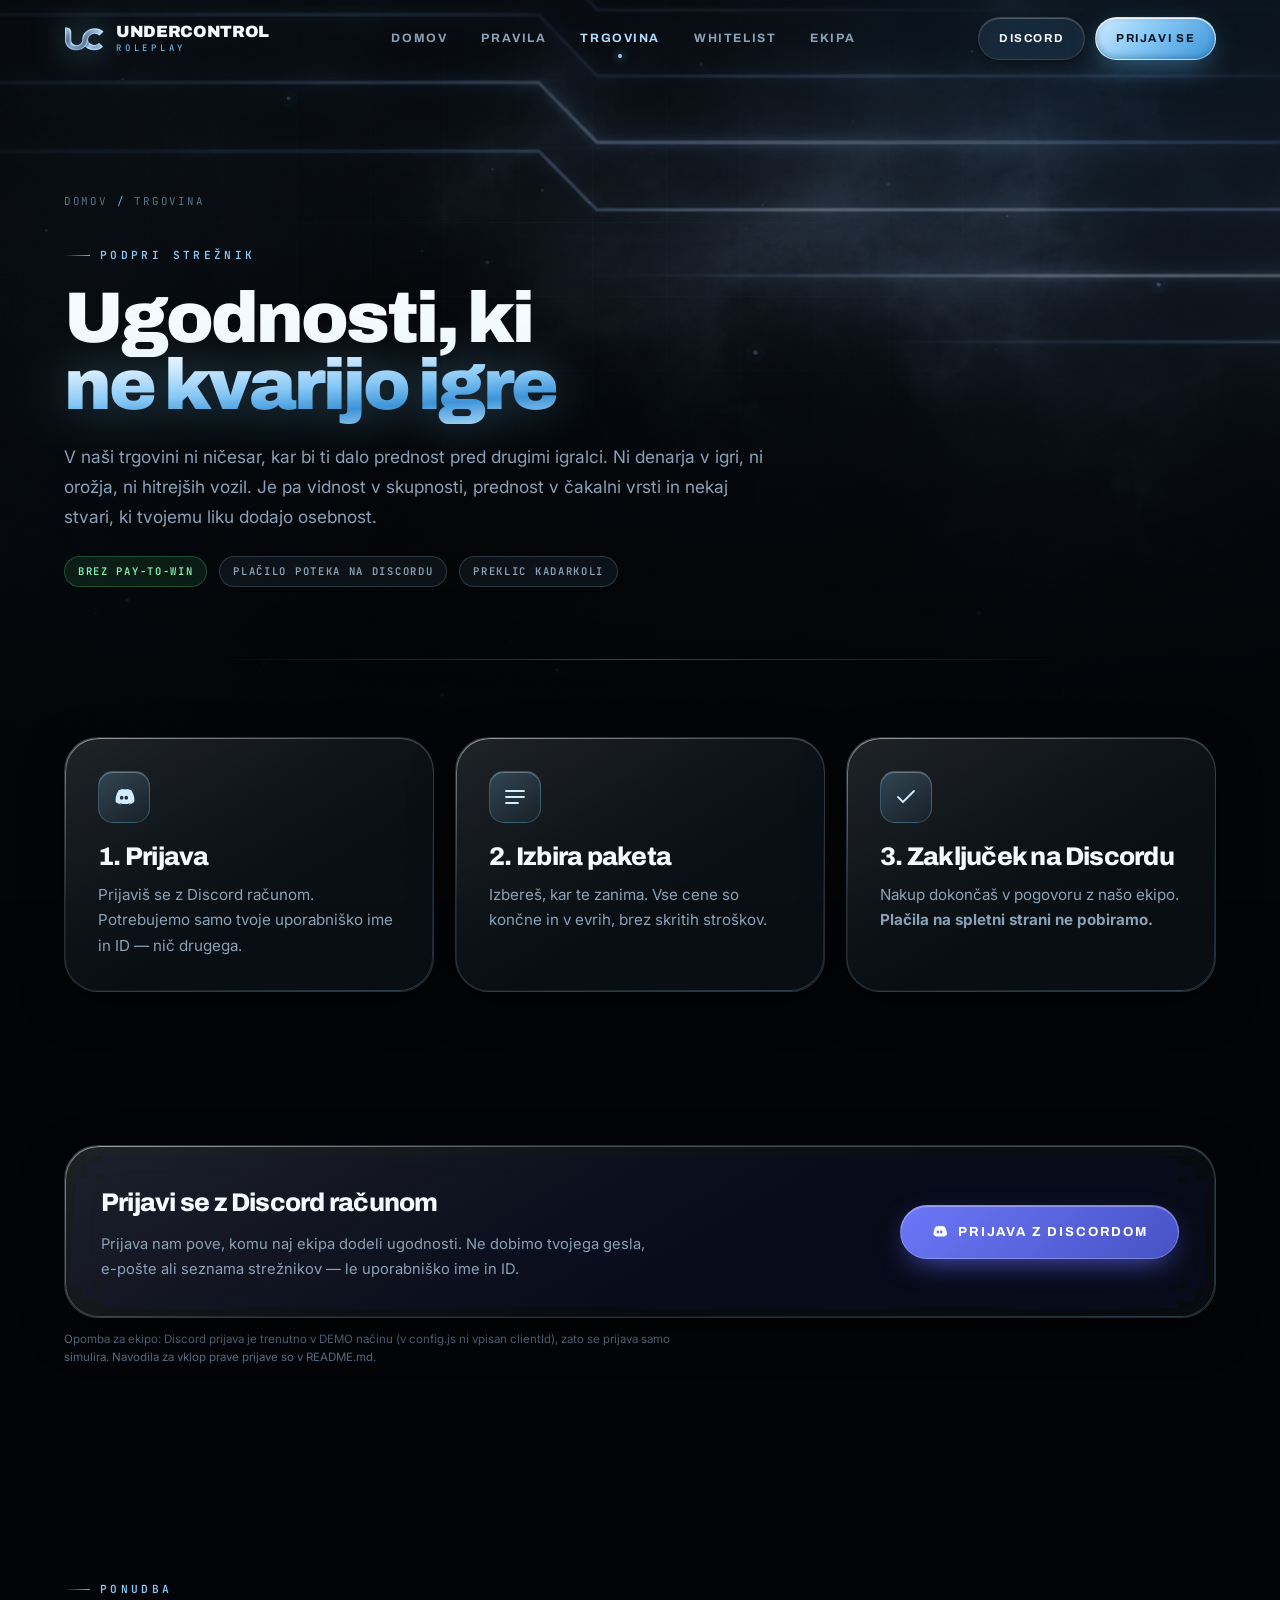
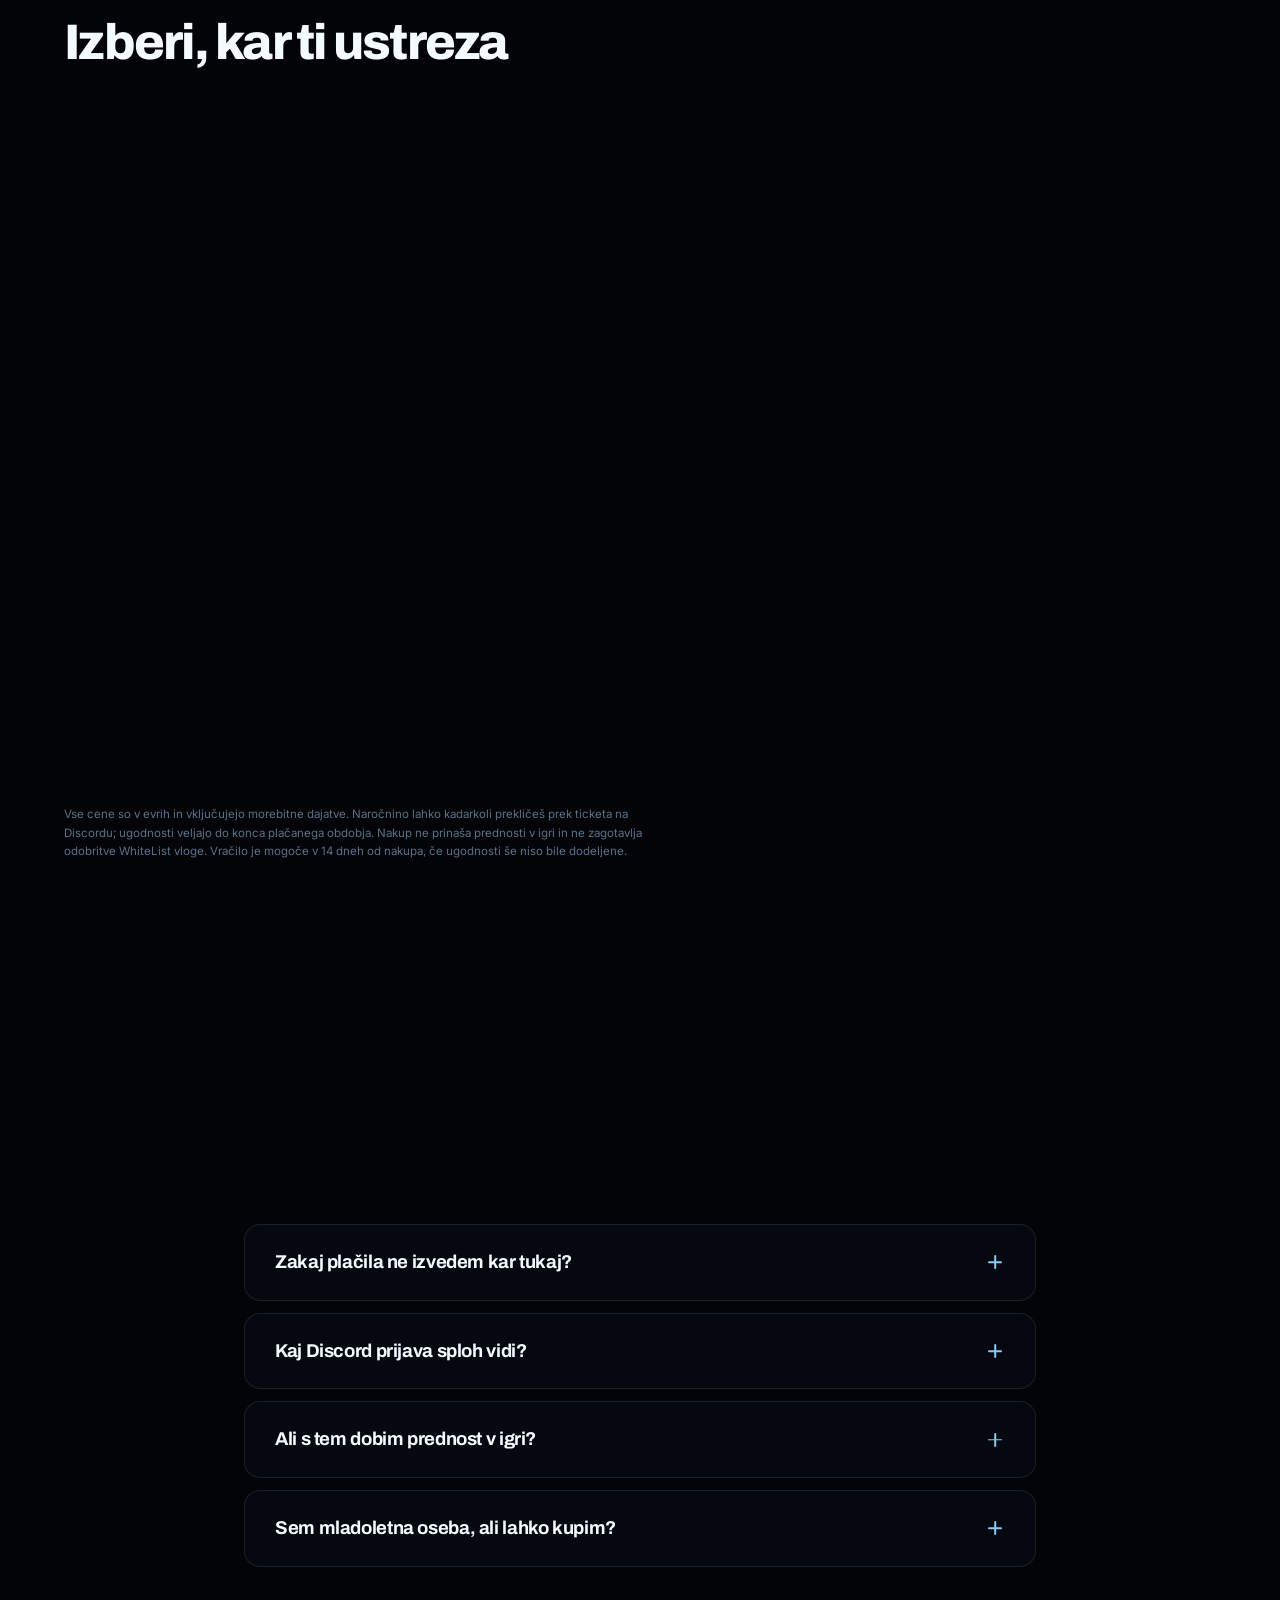
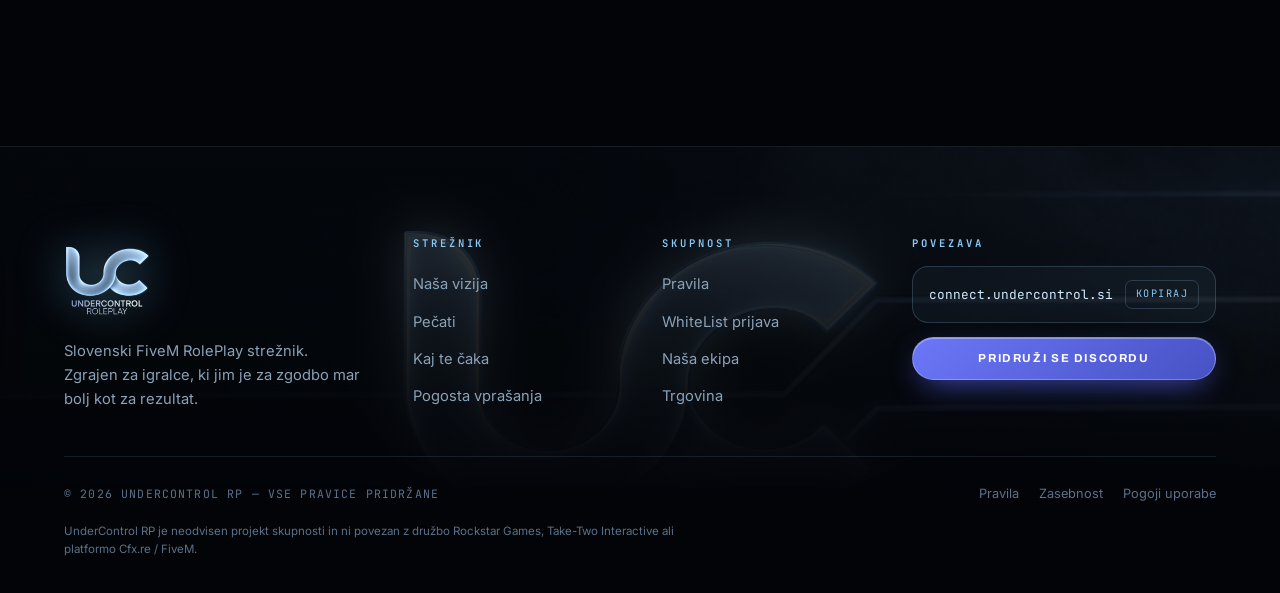
<file: [--UNDERCONTROL--]/[WEBSITE]/trgovina.html>
<!DOCTYPE html>
<html lang="sl">
<head>
<meta charset="utf-8">
<meta name="viewport" content="width=device-width,initial-scale=1,viewport-fit=cover">
<title>Trgovina — UnderControl RP</title>
<meta name="description" content="Podpri UnderControl RP. Prijavi se z Discord računom, izberi paket in nakup dokončaj z našo ekipo na Discordu.">
<meta name="theme-color" content="#04070C">
<link rel="icon" href="assets/img/uc-logo.png" type="image/png">
<link rel="preconnect" href="https://fonts.googleapis.com">
<link rel="preconnect" href="https://fonts.gstatic.com" crossorigin>
<link href="https://fonts.googleapis.com/css2?family=Archivo:wght@400;600;700;800;900&family=Inter:wght@400;500;600;700&family=JetBrains+Mono:wght@400;500;600&display=swap" rel="stylesheet">
<link rel="stylesheet" href="assets/css/main.css">
<link rel="stylesheet" href="assets/css/pages.css">
</head>
<body class="is-locked">

<div class="preload">
  <div class="preload-in">
    <img src="assets/img/uc-logo.png" alt="">
    <div class="preload-bar"><i></i></div>
    <div class="preload-tx">Odpiram trgovino</div>
  </div>
</div>

<a class="skip-link" href="#main">Preskoči na vsebino</a>
<div class="progress"></div>

<div class="bg-stack" aria-hidden="true">
  <div class="bg-img"></div>
  <div class="bg-aurora"></div>
  <canvas id="bg-canvas"></canvas>
  <div class="bg-grid"></div>
  <div class="bg-sweep"></div>
  <div class="bg-vignette"></div>
  <div class="bg-grain"></div>
</div>

<!-- SVG filter za pravi lom svetlobe na steklu (kjer ga brskalnik podpira) -->
<svg class="svg-defs" aria-hidden="true" focusable="false">
  <filter id="uc-refract" x="-20%" y="-20%" width="140%" height="140%">
    <feTurbulence type="fractalNoise" baseFrequency="0.008 0.014" numOctaves="2" seed="7" result="n"/>
    <feGaussianBlur in="n" stdDeviation="3" result="nb"/>
    <feDisplacementMap in="SourceGraphic" in2="nb" scale="12" xChannelSelector="R" yChannelSelector="G"/>
  </filter>
</svg>

<header class="header">
  <nav class="nav" aria-label="Glavna navigacija">
    <a class="brand" href="index.html">
      <img src="assets/img/uc-logo.png" alt="UnderControl RP">
      <span class="brand-tx"><b data-uc="server.name">UNDERCONTROL</b><span>Roleplay</span></span>
    </a>
    <div class="nav-links">
      <a href="index.html">Domov</a>
      <a href="pravila.html">Pravila</a>
      <a href="trgovina.html">Trgovina</a>
      <a href="whitelist.html">WhiteList</a>
      <a href="ekipa.html">Ekipa</a>
    </div>
    <div class="nav-cta">
      <a class="btn btn-glass btn-sm magnetic" data-uc-href="discord" href="#">Discord</a>
      <a class="btn btn-primary btn-sm magnetic" href="whitelist.html">Prijavi se</a>
      <button class="burger" aria-label="Meni" aria-expanded="false"><i></i><i></i><i></i></button>
    </div>
  </nav>
</header>

<div class="mobile-nav">
  <a href="index.html">Domov</a>
  <a href="pravila.html">Pravila</a>
  <a href="trgovina.html">Trgovina</a>
  <a href="whitelist.html">WhiteList</a>
  <a href="ekipa.html">Ekipa</a>
  <a class="btn btn-primary btn-lg" href="whitelist.html">Prijavi se na strežnik</a>
</div>

<main id="main">

<!-- ========================================================== NASLOV STRANI -->
<section class="page-hero">
  <div class="wrap">
    <div class="breadcrumb" data-reveal><a href="index.html">Domov</a> <span>/</span> Trgovina</div>
    <span class="eyebrow" data-reveal>Podpri strežnik</span>
    <h1 class="h-xl" data-reveal data-delay="80">
      Ugodnosti, ki<br><span class="chrome">ne kvarijo igre</span>
    </h1>
    <p class="lede" data-reveal data-delay="160">
      V naši trgovini ni ničesar, kar bi ti dalo prednost pred drugimi igralci.
      Ni denarja v igri, ni orožja, ni hitrejših vozil. Je pa vidnost v skupnosti,
      prednost v čakalni vrsti in nekaj stvari, ki tvojemu liku dodajo osebnost.
    </p>
    <div class="row mt-2" data-reveal data-delay="220">
      <span class="tag is-ok">Brez pay-to-win</span>
      <span class="tag is-neutral">Plačilo poteka na Discordu</span>
      <span class="tag is-neutral">Preklic kadarkoli</span>
    </div>
  </div>
</section>

<!-- ============================================================ POSTOPEK -->
<section class="section is-tight">
  <div class="wrap">
    <div class="grid g-3" data-reveal>
      <div class="feat glass is-compact">
        <div class="feat-ico">
          <svg viewBox="0 0 24 24" fill="currentColor"><path d="M19.3 5.3A16.9 16.9 0 0 0 15.1 4l-.2.4a15.6 15.6 0 0 1 3.7 1.2 13.4 13.4 0 0 0-11.2 0 15.6 15.6 0 0 1 3.7-1.2L10.9 4a16.9 16.9 0 0 0-4.2 1.3C4 9.3 3.3 13.2 3.7 17a17 17 0 0 0 5.1 2.6l.4-.6a11 11 0 0 1-1.7-.8l.4-.3a12 12 0 0 0 10.2 0l.4.3a11 11 0 0 1-1.7.8l.4.6a17 17 0 0 0 5.1-2.6c.5-4.4-.7-8.3-3-11.7zM9.7 14.7c-1 0-1.8-.9-1.8-2s.8-2 1.8-2 1.8.9 1.8 2-.8 2-1.8 2zm4.6 0c-1 0-1.8-.9-1.8-2s.8-2 1.8-2 1.8.9 1.8 2-.8 2-1.8 2z"/></svg>
        </div>
        <h3>1. Prijava</h3>
        <p>Prijaviš se z Discord računom. Potrebujemo samo tvoje uporabniško ime in ID — nič drugega.</p>
      </div>
      <div class="feat glass is-compact">
        <div class="feat-ico">
          <svg viewBox="0 0 24 24" fill="none" stroke="currentColor" stroke-width="1.8" stroke-linecap="round" stroke-linejoin="round"><path d="M3 6h18M3 12h18M3 18h12"/></svg>
        </div>
        <h3>2. Izbira paketa</h3>
        <p>Izbereš, kar te zanima. Vse cene so končne in v evrih, brez skritih stroškov.</p>
      </div>
      <div class="feat glass is-compact">
        <div class="feat-ico">
          <svg viewBox="0 0 24 24" fill="none" stroke="currentColor" stroke-width="1.8" stroke-linecap="round" stroke-linejoin="round"><path d="M4 12l5 5L20 6"/></svg>
        </div>
        <h3>3. Zaključek na Discordu</h3>
        <p>Nakup dokončaš v pogovoru z našo ekipo. <b>Plačila na spletni strani ne pobiramo.</b></p>
      </div>
    </div>
  </div>
</section>

<!-- ====================================================== DISCORD PRIJAVA -->
<section class="section is-tight">
  <div class="wrap">
    <div class="store-auth glass is-refractive" id="auth-box" data-reveal>
      <!-- Stanje: odjavljen -->
      <div id="auth-out">
        <h3>Prijavi se z Discord računom</h3>
        <p>
          Prijava nam pove, komu naj ekipa dodeli ugodnosti. Ne dobimo tvojega gesla,
          e-pošte ali seznama strežnikov — le uporabniško ime in ID.
        </p>
      </div>
      <!-- Stanje: prijavljen -->
      <div id="auth-in" class="hide">
        <div class="store-user">
          <div class="store-avatar" id="auth-avatar">?</div>
          <div class="store-user-tx">
            <b id="auth-name">Igralec</b>
            <span id="auth-id">ID: —</span>
          </div>
        </div>
      </div>

      <div class="row">
        <button class="btn btn-discord magnetic" id="btn-login">
          <svg viewBox="0 0 24 24" fill="currentColor"><path d="M19.3 5.3A16.9 16.9 0 0 0 15.1 4l-.2.4a15.6 15.6 0 0 1 3.7 1.2 13.4 13.4 0 0 0-11.2 0 15.6 15.6 0 0 1 3.7-1.2L10.9 4a16.9 16.9 0 0 0-4.2 1.3C4 9.3 3.3 13.2 3.7 17a17 17 0 0 0 5.1 2.6l.4-.6a11 11 0 0 1-1.7-.8l.4-.3a12 12 0 0 0 10.2 0l.4.3a11 11 0 0 1-1.7.8l.4.6a17 17 0 0 0 5.1-2.6c.5-4.4-.7-8.3-3-11.7zM9.7 14.7c-1 0-1.8-.9-1.8-2s.8-2 1.8-2 1.8.9 1.8 2-.8 2-1.8 2zm4.6 0c-1 0-1.8-.9-1.8-2s.8-2 1.8-2 1.8.9 1.8 2-.8 2-1.8 2z"/></svg>
          Prijava z Discordom
        </button>
        <button class="btn btn-ghost hide" id="btn-logout">Odjava</button>
      </div>
    </div>
    <p class="disclaimer mt-1" id="auth-demo-note"></p>
  </div>
</section>

<!-- ============================================================== PAKETI -->
<section class="section" id="paketi">
  <div class="wrap">
    <div class="sec-head" data-reveal>
      <span class="eyebrow">Ponudba</span>
      <h2 class="h-lg">Izberi, kar ti ustreza</h2>
    </div>

    <div class="store-tabs mt-0" role="tablist" data-reveal>
      <button class="is-active" data-tab="narocnine" role="tab">Naročnine</button>
      <button data-tab="enkratno" role="tab">Enkratni paketi</button>
      <button data-tab="donacija" role="tab">Donacija</button>
    </div>

    <!-- ------------------------------------------------------ NAROČNINE -->
    <div class="pack-grid mt-3" data-panel="narocnine">
      <article class="pack glass" data-tilt="5" data-reveal="tilt"
               data-pack="Led" data-price="5 € / mesec" data-kind="Naročnina">
        <div class="pack-head">
          <span class="tier">Raven 01</span>
          <h3>Led</h3>
        </div>
        <div class="pack-price"><b>5</b><span>€ / mesec</span></div>
        <ul>
          <li><svg viewBox="0 0 24 24" fill="none" stroke="currentColor" stroke-width="3" stroke-linecap="round" stroke-linejoin="round"><path d="M4 12l5 5L20 6"/></svg> Označba <b>Led</b> na Discordu</li>
          <li><svg viewBox="0 0 24 24" fill="none" stroke="currentColor" stroke-width="3" stroke-linecap="round" stroke-linejoin="round"><path d="M4 12l5 5L20 6"/></svg> Barva imena v klepetu</li>
          <li><svg viewBox="0 0 24 24" fill="none" stroke="currentColor" stroke-width="3" stroke-linecap="round" stroke-linejoin="round"><path d="M4 12l5 5L20 6"/></svg> +10 mest prednosti v vrsti</li>
          <li><svg viewBox="0 0 24 24" fill="none" stroke="currentColor" stroke-width="3" stroke-linecap="round" stroke-linejoin="round"><path d="M4 12l5 5L20 6"/></svg> Dostop do kanala podpornikov</li>
        </ul>
        <button class="btn btn-glass btn-block" data-buy>Izberi paket</button>
      </article>

      <article class="pack glass is-featured" data-tilt="5" data-reveal="tilt" data-delay="70"
               data-pack="Kristal" data-price="9 € / mesec" data-kind="Naročnina">
        <span class="pack-flag">Najbolj priljubljeno</span>
        <div class="pack-head">
          <span class="tier">Raven 02</span>
          <h3>Kristal</h3>
        </div>
        <div class="pack-price"><b>9</b><span>€ / mesec</span></div>
        <ul>
          <li><svg viewBox="0 0 24 24" fill="none" stroke="currentColor" stroke-width="3" stroke-linecap="round" stroke-linejoin="round"><path d="M4 12l5 5L20 6"/></svg> Vse iz ravni <b>Led</b></li>
          <li><svg viewBox="0 0 24 24" fill="none" stroke="currentColor" stroke-width="3" stroke-linecap="round" stroke-linejoin="round"><path d="M4 12l5 5L20 6"/></svg> +25 mest prednosti v vrsti</li>
          <li><svg viewBox="0 0 24 24" fill="none" stroke="currentColor" stroke-width="3" stroke-linecap="round" stroke-linejoin="round"><path d="M4 12l5 5L20 6"/></svg> Dodatno mesto za lik</li>
          <li><svg viewBox="0 0 24 24" fill="none" stroke="currentColor" stroke-width="3" stroke-linecap="round" stroke-linejoin="round"><path d="M4 12l5 5L20 6"/></svg> Registrska tablica po želji</li>
          <li><svg viewBox="0 0 24 24" fill="none" stroke="currentColor" stroke-width="3" stroke-linecap="round" stroke-linejoin="round"><path d="M4 12l5 5L20 6"/></svg> Prednost pri prijavi na dogodke</li>
        </ul>
        <button class="btn btn-primary btn-block" data-buy>Izberi paket</button>
      </article>

      <article class="pack glass" data-tilt="5" data-reveal="tilt" data-delay="140"
               data-pack="Obsidian" data-price="15 € / mesec" data-kind="Naročnina">
        <div class="pack-head">
          <span class="tier">Raven 03</span>
          <h3>Obsidian</h3>
        </div>
        <div class="pack-price"><b>15</b><span>€ / mesec</span></div>
        <ul>
          <li><svg viewBox="0 0 24 24" fill="none" stroke="currentColor" stroke-width="3" stroke-linecap="round" stroke-linejoin="round"><path d="M4 12l5 5L20 6"/></svg> Vse iz ravni <b>Kristal</b></li>
          <li><svg viewBox="0 0 24 24" fill="none" stroke="currentColor" stroke-width="3" stroke-linecap="round" stroke-linejoin="round"><path d="M4 12l5 5L20 6"/></svg> +50 mest prednosti v vrsti</li>
          <li><svg viewBox="0 0 24 24" fill="none" stroke="currentColor" stroke-width="3" stroke-linecap="round" stroke-linejoin="round"><path d="M4 12l5 5L20 6"/></svg> Dve dodatni mesti za lik</li>
          <li><svg viewBox="0 0 24 24" fill="none" stroke="currentColor" stroke-width="3" stroke-linecap="round" stroke-linejoin="round"><path d="M4 12l5 5L20 6"/></svg> Osebna telefonska številka</li>
          <li><svg viewBox="0 0 24 24" fill="none" stroke="currentColor" stroke-width="3" stroke-linecap="round" stroke-linejoin="round"><path d="M4 12l5 5L20 6"/></svg> Glas pri mesečnih anketah razvoja</li>
        </ul>
        <button class="btn btn-glass btn-block" data-buy>Izberi paket</button>
      </article>

      <article class="pack glass" data-tilt="5" data-reveal="tilt" data-delay="210"
               data-pack="Platina" data-price="25 € / mesec" data-kind="Naročnina">
        <div class="pack-head">
          <span class="tier">Raven 04</span>
          <h3>Platina</h3>
        </div>
        <div class="pack-price"><b>25</b><span>€ / mesec</span></div>
        <ul>
          <li><svg viewBox="0 0 24 24" fill="none" stroke="currentColor" stroke-width="3" stroke-linecap="round" stroke-linejoin="round"><path d="M4 12l5 5L20 6"/></svg> Vse iz ravni <b>Obsidian</b></li>
          <li><svg viewBox="0 0 24 24" fill="none" stroke="currentColor" stroke-width="3" stroke-linecap="round" stroke-linejoin="round"><path d="M4 12l5 5L20 6"/></svg> +100 mest prednosti v vrsti</li>
          <li><svg viewBox="0 0 24 24" fill="none" stroke="currentColor" stroke-width="3" stroke-linecap="round" stroke-linejoin="round"><path d="M4 12l5 5L20 6"/></svg> Ime na strani in v odjavni špici</li>
          <li><svg viewBox="0 0 24 24" fill="none" stroke="currentColor" stroke-width="3" stroke-linecap="round" stroke-linejoin="round"><path d="M4 12l5 5L20 6"/></svg> Zgodnji dostop do testnega okolja</li>
          <li><svg viewBox="0 0 24 24" fill="none" stroke="currentColor" stroke-width="3" stroke-linecap="round" stroke-linejoin="round"><path d="M4 12l5 5L20 6"/></svg> Neposreden kanal do razvojne ekipe</li>
        </ul>
        <button class="btn btn-glass btn-block" data-buy>Izberi paket</button>
      </article>
    </div>

    <!-- --------------------------------------------------- ENKRATNI PAKETI -->
    <div class="pack-grid mt-3 hide" data-panel="enkratno">
      <article class="pack glass" data-tilt="5"
               data-pack="Registrska tablica po želji" data-price="5 €" data-kind="Enkratni nakup">
        <div class="pack-head"><span class="tier">Kozmetika</span><h3>Tablica po želji</h3></div>
        <div class="pack-price"><b>5</b><span>€ enkratno</span></div>
        <ul>
          <li><svg viewBox="0 0 24 24" fill="none" stroke="currentColor" stroke-width="3" stroke-linecap="round" stroke-linejoin="round"><path d="M4 12l5 5L20 6"/></svg> Do 8 znakov po tvoji izbiri</li>
          <li><svg viewBox="0 0 24 24" fill="none" stroke="currentColor" stroke-width="3" stroke-linecap="round" stroke-linejoin="round"><path d="M4 12l5 5L20 6"/></svg> Velja za eno vozilo</li>
          <li><svg viewBox="0 0 24 24" fill="none" stroke="currentColor" stroke-width="3" stroke-linecap="round" stroke-linejoin="round"><path d="M4 12l5 5L20 6"/></svg> Vsebina mora ustrezati pravilom</li>
        </ul>
        <button class="btn btn-glass btn-block" data-buy>Izberi</button>
      </article>

      <article class="pack glass" data-tilt="5"
               data-pack="Dodatno mesto za lik" data-price="7 €" data-kind="Enkratni nakup">
        <div class="pack-head"><span class="tier">Račun</span><h3>Dodatno mesto za lik</h3></div>
        <div class="pack-price"><b>7</b><span>€ enkratno</span></div>
        <ul>
          <li><svg viewBox="0 0 24 24" fill="none" stroke="currentColor" stroke-width="3" stroke-linecap="round" stroke-linejoin="round"><path d="M4 12l5 5L20 6"/></svg> Trajno mesto na tvojem računu</li>
          <li><svg viewBox="0 0 24 24" fill="none" stroke="currentColor" stroke-width="3" stroke-linecap="round" stroke-linejoin="round"><path d="M4 12l5 5L20 6"/></svg> Največ 5 likov skupaj</li>
          <li><svg viewBox="0 0 24 24" fill="none" stroke="currentColor" stroke-width="3" stroke-linecap="round" stroke-linejoin="round"><path d="M4 12l5 5L20 6"/></svg> Vsak lik ima svoje premoženje</li>
        </ul>
        <button class="btn btn-glass btn-block" data-buy>Izberi</button>
      </article>

      <article class="pack glass" data-tilt="5"
               data-pack="Osebna telefonska številka" data-price="4 €" data-kind="Enkratni nakup">
        <div class="pack-head"><span class="tier">Kozmetika</span><h3>Telefonska številka</h3></div>
        <div class="pack-price"><b>4</b><span>€ enkratno</span></div>
        <ul>
          <li><svg viewBox="0 0 24 24" fill="none" stroke="currentColor" stroke-width="3" stroke-linecap="round" stroke-linejoin="round"><path d="M4 12l5 5L20 6"/></svg> Številka po tvoji izbiri</li>
          <li><svg viewBox="0 0 24 24" fill="none" stroke="currentColor" stroke-width="3" stroke-linecap="round" stroke-linejoin="round"><path d="M4 12l5 5L20 6"/></svg> Ostane tudi ob menjavi telefona</li>
        </ul>
        <button class="btn btn-glass btn-block" data-buy>Izberi</button>
      </article>

      <article class="pack glass" data-tilt="5"
               data-pack="Paket oblačil po meri" data-price="12 €" data-kind="Enkratni nakup">
        <div class="pack-head"><span class="tier">Kozmetika</span><h3>Oblačila po meri</h3></div>
        <div class="pack-price"><b>12</b><span>€ enkratno</span></div>
        <ul>
          <li><svg viewBox="0 0 24 24" fill="none" stroke="currentColor" stroke-width="3" stroke-linecap="round" stroke-linejoin="round"><path d="M4 12l5 5L20 6"/></svg> Kos oblačila po tvoji zamisli</li>
          <li><svg viewBox="0 0 24 24" fill="none" stroke="currentColor" stroke-width="3" stroke-linecap="round" stroke-linejoin="round"><path d="M4 12l5 5L20 6"/></svg> Izdela naša ekipa</li>
          <li><svg viewBox="0 0 24 24" fill="none" stroke="currentColor" stroke-width="3" stroke-linecap="round" stroke-linejoin="round"><path d="M4 12l5 5L20 6"/></svg> Rok izdelave do 14 dni</li>
        </ul>
        <button class="btn btn-glass btn-block" data-buy>Izberi</button>
      </article>
    </div>

    <!-- ------------------------------------------------------- DONACIJA -->
    <div class="pack-grid mt-3 hide" data-panel="donacija" style="grid-template-columns:minmax(0,560px)">
      <article class="pack glass" data-pack="Prosta donacija" data-price="" data-kind="Donacija">
        <div class="pack-head"><span class="tier">Hvala</span><h3>Prosta donacija</h3></div>
        <p style="color:var(--tx-3);font-size:.94rem">
          Če želiš podpreti strežnik brez ugodnosti, lahko doniraš poljuben znesek.
          Vsak evro gre v strojno opremo, glasovni strežnik in razvoj.
        </p>
        <div class="field">
          <label for="don-amount">Znesek v evrih</label>
          <input class="input" type="number" id="don-amount" min="1" step="1" value="10" placeholder="10">
          <span class="hint">Znesek je zgolj dogovor — plačilo urediš z ekipo na Discordu.</span>
        </div>
        <button class="btn btn-primary btn-block" data-buy>Nadaljuj</button>
      </article>
    </div>

    <p class="disclaimer mt-3">
      Vse cene so v evrih in vključujejo morebitne dajatve. Naročnino lahko kadarkoli prekličeš
      prek ticketa na Discordu; ugodnosti veljajo do konca plačanega obdobja. Nakup ne prinaša
      prednosti v igri in ne zagotavlja odobritve WhiteList vloge. Vračilo je mogoče v 14 dneh
      od nakupa, če ugodnosti še niso bile dodeljene.
    </p>
  </div>
</section>

<!-- ================================================================= FAQ -->
<section class="section is-tight">
  <div class="wrap is-narrow">
    <div class="sec-head is-centered" data-reveal>
      <span class="eyebrow is-centered">Še vprašanje?</span>
      <h2 class="h-lg">O nakupu in podpori</h2>
    </div>
    <div class="faq" data-reveal>
      <div class="faq-item">
        <button class="faq-q">Zakaj plačila ne izvedem kar tukaj? <i></i></button>
        <div class="faq-a"><div><p>
          Ker želimo, da vsak nakup potrdi človek. Na strani izbereš paket, ekipa pa
          na Discordu preveri tvoj račun, uskladi podrobnosti in dodeli ugodnosti.
          Tako se nič ne izgubi in vedno veš, s kom si posloval.
        </p></div></div>
      </div>
      <div class="faq-item">
        <button class="faq-q">Kaj Discord prijava sploh vidi? <i></i></button>
        <div class="faq-a"><div><p>
          Samo tvoje uporabniško ime, ID računa in profilno sliko. Ne vidimo tvoje
          e-pošte, gesla, sporočil ali drugih strežnikov, na katerih si.
        </p></div></div>
      </div>
      <div class="faq-item">
        <button class="faq-q">Ali s tem dobim prednost v igri? <i></i></button>
        <div class="faq-a"><div><p>
          Ne. Ugodnosti so kozmetične ali organizacijske narave — prednost v čakalni vrsti,
          označba na Discordu, dodatno mesto za lik. Denarja v igri, orožja, vozil ali
          hitrejšega napredka ne prodajamo.
        </p></div></div>
      </div>
      <div class="faq-item">
        <button class="faq-q">Sem mladoletna oseba, ali lahko kupim? <i></i></button>
        <div class="faq-a"><div><p>
          Če si mlajši od 18 let, potrebuješ dovoljenje staršev ali skrbnika. To povej
          ekipi ob nakupu — brez potrditve nakupa ne bomo izvedli.
        </p></div></div>
      </div>
    </div>
  </div>
</section>

</main>

<!-- ============================================================== MODAL -->
<div class="modal" id="buy-modal" role="dialog" aria-modal="true" aria-labelledby="buy-title">
  <div class="modal-card glass glass-deep">
    <button class="modal-close" id="buy-close" aria-label="Zapri">
      <svg viewBox="0 0 24 24" fill="none" stroke="currentColor" stroke-width="2.4" stroke-linecap="round"><path d="M6 6l12 12M18 6L6 18"/></svg>
    </button>
    <h3 id="buy-title">Nadaljuj na Discordu</h3>
    <p>
      Nakupa ne dokončamo tukaj. Spodnje podatke kopiraj in jih pošlji v ticket na našem
      Discordu — ekipa ti odgovori in uredi vse ostalo.
    </p>
    <div class="modal-sum" id="buy-summary"></div>
    <div class="row" style="gap:10px">
      <button class="btn btn-glass" id="buy-copy">Kopiraj podatke</button>
      <a class="btn btn-discord" id="buy-discord" data-uc-href="discord" href="#" target="_blank" rel="noopener">Odpri Discord</a>
    </div>
    <p class="disclaimer" style="margin-top:0">
      S klikom na &bdquo;Odpri Discord&ldquo; se ti odpre naš strežnik v novem zavihku.
      Nobenih plačilnih podatkov ta stran ne zbira in ne shranjuje.
    </p>
  </div>
</div>

<footer class="footer">
  <div class="footer-art" aria-hidden="true"></div>
  <div class="wrap footer-in">
    <div class="footer-top">
      <div class="footer-brand">
        <img src="assets/img/uc-logo-text.png" alt="UnderControl RP">
        <p>Slovenski FiveM RolePlay strežnik. Zgrajen za igralce, ki jim je za zgodbo mar bolj kot za rezultat.</p>
      </div>
      <div class="footer-col">
        <h4>Strežnik</h4>
        <ul>
          <li><a href="index.html#vizija">Naša vizija</a></li>
          <li><a href="index.html#pecati">Pečati</a></li>
          <li><a href="index.html#svet">Kaj te čaka</a></li>
          <li><a href="index.html#faq">Pogosta vprašanja</a></li>
        </ul>
      </div>
      <div class="footer-col">
        <h4>Skupnost</h4>
        <ul>
          <li><a href="pravila.html">Pravila</a></li>
          <li><a href="whitelist.html">WhiteList prijava</a></li>
          <li><a href="ekipa.html">Naša ekipa</a></li>
          <li><a href="trgovina.html">Trgovina</a></li>
        </ul>
      </div>
      <div class="footer-connect">
        <h4 style="font-family:var(--f-mono);font-size:.66rem;letter-spacing:.28em;text-transform:uppercase;color:var(--ice-400)">Povezava</h4>
        <div class="footer-ip">
          <span data-connect>connect.undercontrol.si</span>
          <button data-copy="connect.undercontrol.si">Kopiraj</button>
        </div>
        <a class="btn btn-discord btn-block btn-sm" data-uc-href="discord" href="#">Pridruži se Discordu</a>
      </div>
    </div>
    <div class="footer-bot">
      <span class="mono">© <span data-uc="year">2026</span> UNDERCONTROL RP — VSE PRAVICE PRIDRŽANE</span>
      <div class="footer-legal">
        <a href="pravila.html">Pravila</a>
        <a href="#">Zasebnost</a>
        <a href="#">Pogoji uporabe</a>
      </div>
    </div>
    <p class="disclaimer">
      UnderControl RP je neodvisen projekt skupnosti in ni povezan z družbo Rockstar Games,
      Take-Two Interactive ali platformo Cfx.re / FiveM.
    </p>
  </div>
</footer>

<script src="assets/js/config.js"></script>
<script src="assets/js/main.js"></script>
<script src="assets/js/store.js"></script>
</body>
</html>
</file>
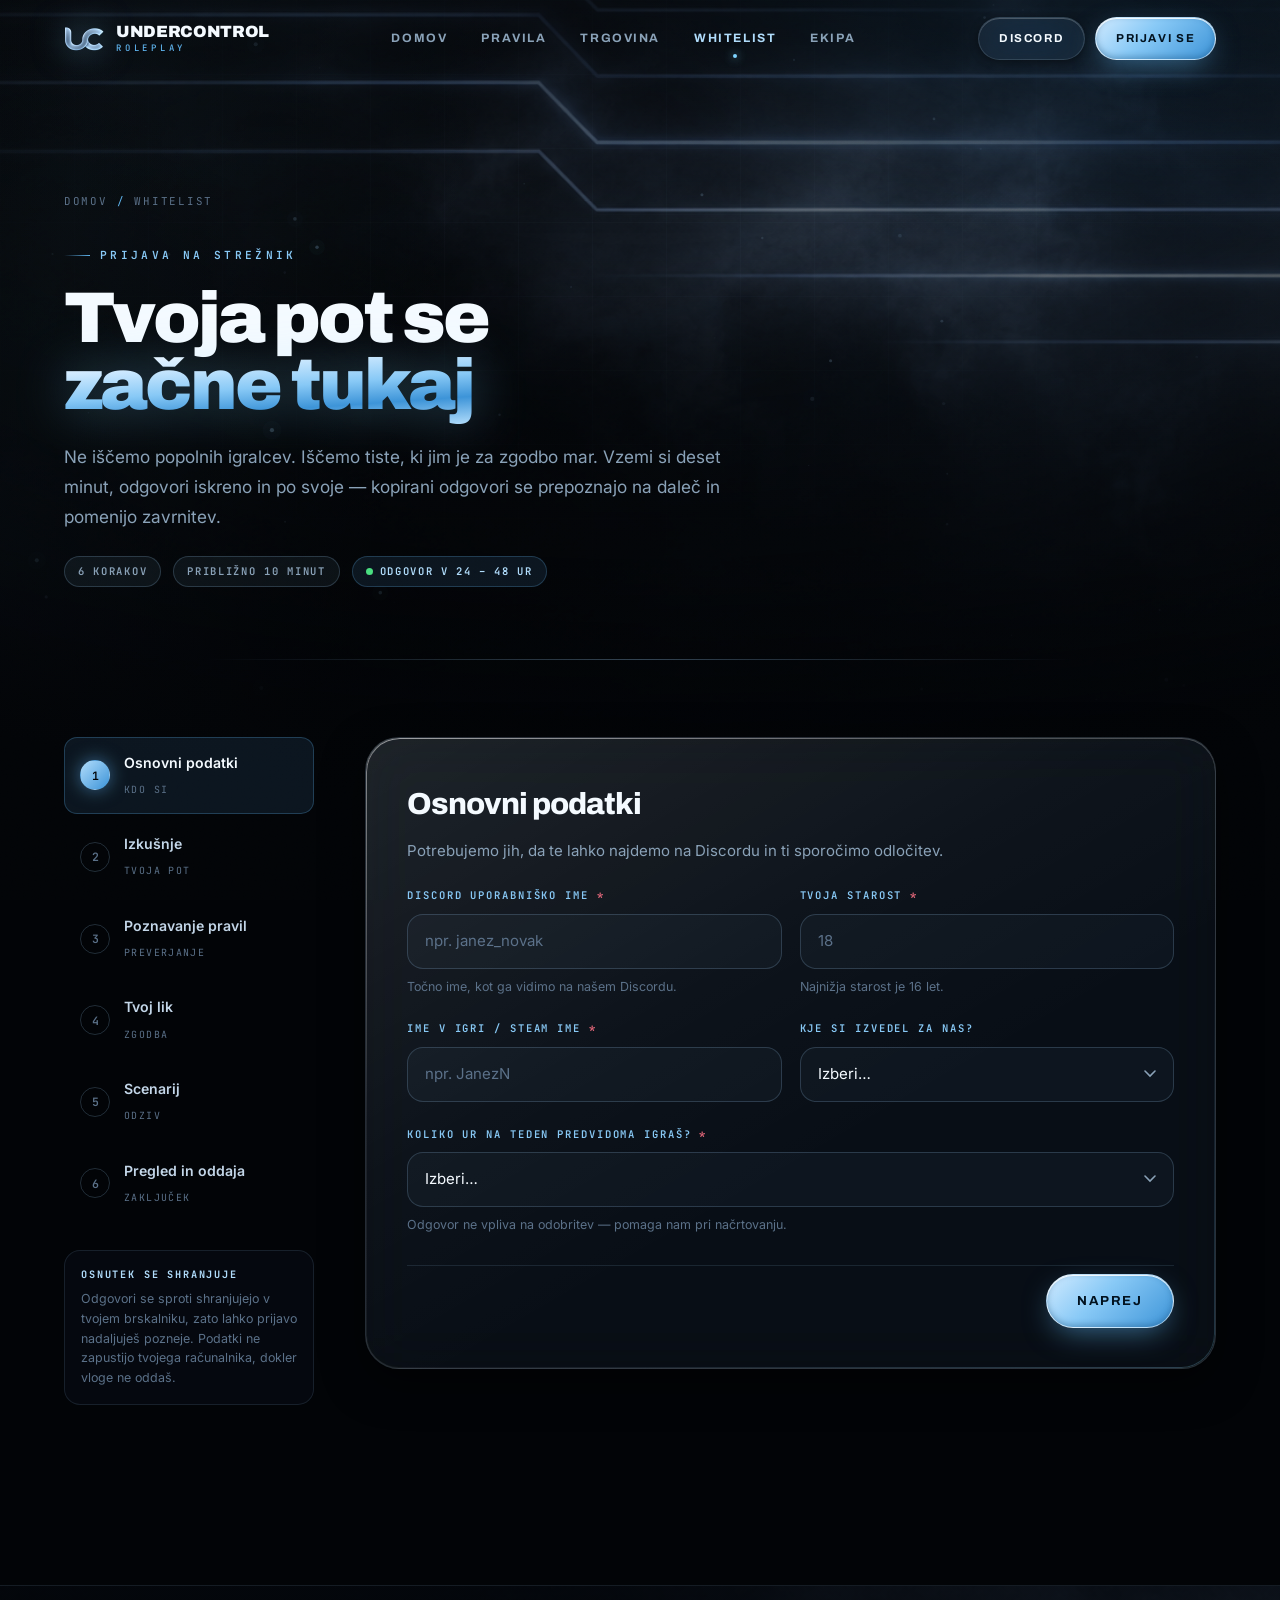
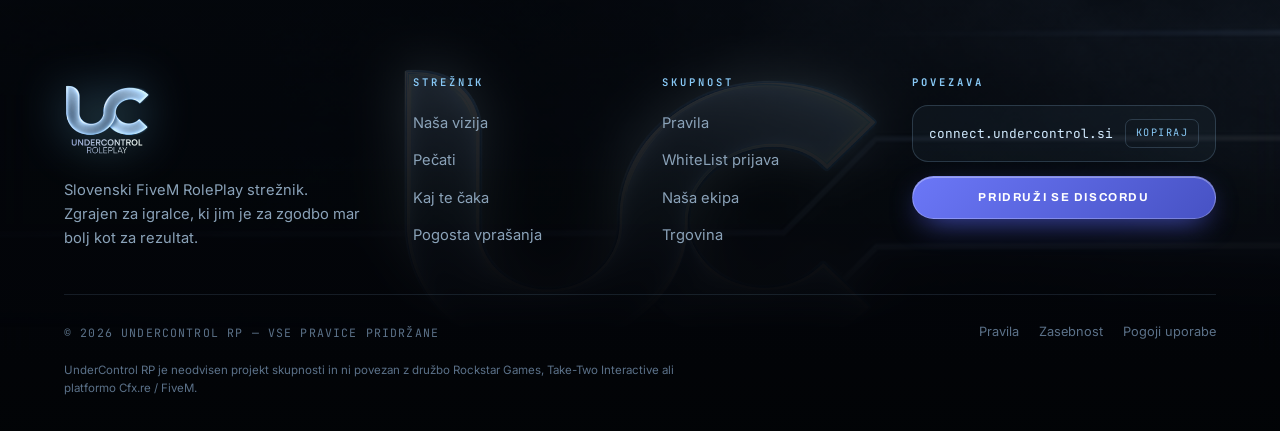
<file: [--UNDERCONTROL--]/[WEBSITE]/whitelist.html>
<!DOCTYPE html>
<html lang="sl">
<head>
<meta charset="utf-8">
<meta name="viewport" content="width=device-width,initial-scale=1,viewport-fit=cover">
<title>WhiteList prijava — UnderControl RP</title>
<meta name="description" content="Oddaj WhiteList vlogo za UnderControl RP. Korak za korakom te vodimo skozi prijavo.">
<meta name="theme-color" content="#04070C">
<link rel="icon" href="assets/img/uc-logo.png" type="image/png">
<link rel="preconnect" href="https://fonts.googleapis.com">
<link rel="preconnect" href="https://fonts.gstatic.com" crossorigin>
<link href="https://fonts.googleapis.com/css2?family=Archivo:wght@400;600;700;800;900&family=Inter:wght@400;500;600;700&family=JetBrains+Mono:wght@400;500;600&display=swap" rel="stylesheet">
<link rel="stylesheet" href="assets/css/main.css">
<link rel="stylesheet" href="assets/css/pages.css">
</head>
<body class="is-locked">

<div class="preload">
  <div class="preload-in">
    <img src="assets/img/uc-logo.png" alt="">
    <div class="preload-bar"><i></i></div>
    <div class="preload-tx">Pripravljam prijavnico</div>
  </div>
</div>

<a class="skip-link" href="#main">Preskoči na vsebino</a>
<div class="progress"></div>

<div class="bg-stack" aria-hidden="true">
  <div class="bg-img"></div>
  <div class="bg-aurora"></div>
  <canvas id="bg-canvas"></canvas>
  <div class="bg-grid"></div>
  <div class="bg-sweep"></div>
  <div class="bg-vignette"></div>
  <div class="bg-grain"></div>
</div>

<!-- SVG filter za pravi lom svetlobe na steklu (kjer ga brskalnik podpira) -->
<svg class="svg-defs" aria-hidden="true" focusable="false">
  <filter id="uc-refract" x="-20%" y="-20%" width="140%" height="140%">
    <feTurbulence type="fractalNoise" baseFrequency="0.008 0.014" numOctaves="2" seed="7" result="n"/>
    <feGaussianBlur in="n" stdDeviation="3" result="nb"/>
    <feDisplacementMap in="SourceGraphic" in2="nb" scale="12" xChannelSelector="R" yChannelSelector="G"/>
  </filter>
</svg>

<header class="header">
  <nav class="nav" aria-label="Glavna navigacija">
    <a class="brand" href="index.html">
      <img src="assets/img/uc-logo.png" alt="UnderControl RP">
      <span class="brand-tx"><b data-uc="server.name">UNDERCONTROL</b><span>Roleplay</span></span>
    </a>
    <div class="nav-links">
      <a href="index.html">Domov</a>
      <a href="pravila.html">Pravila</a>
      <a href="trgovina.html">Trgovina</a>
      <a href="whitelist.html">WhiteList</a>
      <a href="ekipa.html">Ekipa</a>
    </div>
    <div class="nav-cta">
      <a class="btn btn-glass btn-sm magnetic" data-uc-href="discord" href="#">Discord</a>
      <a class="btn btn-primary btn-sm magnetic" href="whitelist.html">Prijavi se</a>
      <button class="burger" aria-label="Meni" aria-expanded="false"><i></i><i></i><i></i></button>
    </div>
  </nav>
</header>

<div class="mobile-nav">
  <a href="index.html">Domov</a>
  <a href="pravila.html">Pravila</a>
  <a href="trgovina.html">Trgovina</a>
  <a href="whitelist.html">WhiteList</a>
  <a href="ekipa.html">Ekipa</a>
  <a class="btn btn-primary btn-lg" href="whitelist.html">Prijavi se na strežnik</a>
</div>

<main id="main">

<section class="page-hero">
  <div class="wrap">
    <div class="breadcrumb" data-reveal><a href="index.html">Domov</a> <span>/</span> WhiteList</div>
    <span class="eyebrow" data-reveal>Prijava na strežnik</span>
    <h1 class="h-xl" data-reveal data-delay="80">
      Tvoja pot se<br><span class="chrome">začne tukaj</span>
    </h1>
    <p class="lede" data-reveal data-delay="160">
      Ne iščemo popolnih igralcev. Iščemo tiste, ki jim je za zgodbo mar. Vzemi si deset minut,
      odgovori iskreno in po svoje — kopirani odgovori se prepoznajo na daleč in pomenijo zavrnitev.
    </p>
    <div class="row mt-2" data-reveal data-delay="220">
      <span class="tag is-neutral">6 korakov</span>
      <span class="tag is-neutral">Približno 10 minut</span>
      <span class="tag"><i class="dot"></i> Odgovor v <span data-uc="whitelist.reviewTime">24 – 48 ur</span></span>
    </div>
  </div>
</section>

<section class="section is-tight">
  <div class="wrap">
    <div class="wl-layout">

      <!-- ------------------------------------------------------ Koraki -->
      <aside class="wl-steps" aria-label="Koraki prijave">
        <div class="wl-step is-active" data-step-nav="1">
          <span class="wl-step-n">1</span>
          <span class="wl-step-tx"><b>Osnovni podatki</b><span>Kdo si</span></span>
        </div>
        <div class="wl-step" data-step-nav="2">
          <span class="wl-step-n">2</span>
          <span class="wl-step-tx"><b>Izkušnje</b><span>Tvoja pot</span></span>
        </div>
        <div class="wl-step" data-step-nav="3">
          <span class="wl-step-n">3</span>
          <span class="wl-step-tx"><b>Poznavanje pravil</b><span>Preverjanje</span></span>
        </div>
        <div class="wl-step" data-step-nav="4">
          <span class="wl-step-n">4</span>
          <span class="wl-step-tx"><b>Tvoj lik</b><span>Zgodba</span></span>
        </div>
        <div class="wl-step" data-step-nav="5">
          <span class="wl-step-n">5</span>
          <span class="wl-step-tx"><b>Scenarij</b><span>Odziv</span></span>
        </div>
        <div class="wl-step" data-step-nav="6">
          <span class="wl-step-n">6</span>
          <span class="wl-step-tx"><b>Pregled in oddaja</b><span>Zaključek</span></span>
        </div>

        <div class="rules-meta mt-2">
          <b>Osnutek se shranjuje</b>
          Odgovori se sproti shranjujejo v tvojem brskalniku, zato lahko prijavo nadaljuješ pozneje.
          Podatki ne zapustijo tvojega računalnika, dokler vloge ne oddaš.
        </div>
      </aside>

      <!-- ------------------------------------------------------ Obrazec -->
      <form id="wl-form" novalidate>

        <!-- ================================================== KORAK 1 -->
        <section class="wl-panel glass is-active" data-step="1">
          <h2>Osnovni podatki</h2>
          <p>Potrebujemo jih, da te lahko najdemo na Discordu in ti sporočimo odločitev.</p>

          <div class="field-row">
            <div class="field">
              <label for="f-discord">Discord uporabniško ime <span class="req">*</span></label>
              <input class="input" id="f-discord" name="discord" placeholder="npr. janez_novak" required data-min="3">
              <span class="hint">Točno ime, kot ga vidimo na našem Discordu.</span>
              <span class="err">Vpiši svoje Discord ime (vsaj 3 znake).</span>
            </div>
            <div class="field">
              <label for="f-age">Tvoja starost <span class="req">*</span></label>
              <input class="input" id="f-age" name="starost" type="number" min="10" max="99" placeholder="18" required>
              <span class="hint">Najnižja starost je <span data-uc="whitelist.minAge">16</span> let.</span>
              <span class="err">Vpiši veljavno starost.</span>
            </div>
          </div>

          <div class="field-row">
            <div class="field">
              <label for="f-steam">Ime v igri / Steam ime <span class="req">*</span></label>
              <input class="input" id="f-steam" name="igralno_ime" placeholder="npr. JanezN" required data-min="2">
              <span class="err">Vpiši svoje ime v igri.</span>
            </div>
            <div class="field">
              <label for="f-source">Kje si izvedel za nas?</label>
              <select class="select" id="f-source" name="vir">
                <option value="">Izberi…</option>
                <option>Prijatelj / znanec</option>
                <option>TikTok</option>
                <option>YouTube</option>
                <option>Discord skupnost</option>
                <option>Iskalnik / FiveM seznam</option>
                <option>Drugo</option>
              </select>
            </div>
          </div>

          <div class="field">
            <label for="f-hours">Koliko ur na teden predvidoma igraš? <span class="req">*</span></label>
            <select class="select" id="f-hours" name="ure_na_teden" required>
              <option value="">Izberi…</option>
              <option>Manj kot 5 ur</option>
              <option>5 – 10 ur</option>
              <option>10 – 20 ur</option>
              <option>Več kot 20 ur</option>
            </select>
            <span class="hint">Odgovor ne vpliva na odobritev — pomaga nam pri načrtovanju.</span>
            <span class="err">Izberi eno možnost.</span>
          </div>

          <div class="wl-actions">
            <span></span>
            <button type="button" class="btn btn-primary" data-next>Naprej</button>
          </div>
        </section>

        <!-- ================================================== KORAK 2 -->
        <section class="wl-panel glass" data-step="2">
          <h2>Tvoje izkušnje</h2>
          <p>Iskrenost je tu bolj vredna od dolžine. Če izkušenj nimaš, to preprosto napiši.</p>

          <div class="field">
            <label for="f-exp">Kakšne izkušnje imaš z RolePlayom? <span class="req">*</span></label>
            <textarea class="textarea" id="f-exp" name="izkusnje" required data-min="120"
              placeholder="Opiši, koliko časa igraš GTA RP, na katerih strežnikih si bil in kaj te je pri tem najbolj pritegnilo. Če si popoln začetnik, napiši to — začetnike sprejemamo."></textarea>
            <div class="counter" data-counter-for="f-exp">0 / 120</div>
            <span class="err">Napiši vsaj 120 znakov.</span>
          </div>

          <div class="field-row">
            <div class="field">
              <label for="f-prev">Prejšnji strežniki</label>
              <input class="input" id="f-prev" name="prejsnji_strezniki" placeholder="npr. brez / imena strežnikov">
            </div>
            <div class="field">
              <label for="f-ban">Si bil kdaj kaznovan na kakem strežniku? <span class="req">*</span></label>
              <select class="select" id="f-ban" name="pretekle_kazni" required>
                <option value="">Izberi…</option>
                <option>Ne, nikoli</option>
                <option>Da, opozorilo</option>
                <option>Da, začasna prepoved</option>
                <option>Da, trajna prepoved</option>
              </select>
              <span class="err">Izberi eno možnost.</span>
            </div>
          </div>

          <div class="field">
            <label for="f-ban-why">Če si bil kaznovan — zakaj?</label>
            <textarea class="textarea" id="f-ban-why" name="razlog_kazni" style="min-height:100px"
              placeholder="Pošteno napiši, kaj se je zgodilo in kaj bi danes naredil drugače. Priznana napaka nam pove več kot čist zapis."></textarea>
            <span class="hint">Pretekla kazen sama po sebi ni razlog za zavrnitev. Zamolčana je.</span>
          </div>

          <div class="wl-actions">
            <button type="button" class="btn btn-ghost" data-prev>Nazaj</button>
            <button type="button" class="btn btn-primary" data-next>Naprej</button>
          </div>
        </section>

        <!-- ================================================== KORAK 3 -->
        <section class="wl-panel glass" data-step="3">
          <h2>Poznavanje pravil</h2>
          <p>
            Odgovori s svojimi besedami. Definicije so na
            <a href="pravila.html" style="color:var(--ice-300)">strani s pravili</a> —
            prepisani odgovori se poznajo.
          </p>

          <div class="field">
            <label for="f-meta">Kaj je metagaming? <span class="req">*</span></label>
            <textarea class="textarea" id="f-meta" name="metagaming" required data-min="100" style="min-height:110px"
              placeholder="Razloži pojem in dodaj primer, ki bi ga lahko srečal v igri."></textarea>
            <div class="counter" data-counter-for="f-meta">0 / 100</div>
            <span class="err">Napiši vsaj 100 znakov.</span>
          </div>

          <div class="field">
            <label for="f-power">Kaj je powergaming? <span class="req">*</span></label>
            <textarea class="textarea" id="f-power" name="powergaming" required data-min="100" style="min-height:110px"
              placeholder="Razloži pojem in dodaj primer."></textarea>
            <div class="counter" data-counter-for="f-power">0 / 100</div>
            <span class="err">Napiši vsaj 100 znakov.</span>
          </div>

          <div class="field">
            <label for="f-fear">Kaj pomeni Fear RP oziroma vrednost življenja? <span class="req">*</span></label>
            <textarea class="textarea" id="f-fear" name="fear_rp" required data-min="100" style="min-height:110px"
              placeholder="Kako se tvoj lik obnaša, ko je njegovo življenje ogroženo?"></textarea>
            <div class="counter" data-counter-for="f-fear">0 / 100</div>
            <span class="err">Napiši vsaj 100 znakov.</span>
          </div>

          <div class="field">
            <label for="f-diff">Kakšna je razlika med RDM in VDM? <span class="req">*</span></label>
            <textarea class="textarea" id="f-diff" name="rdm_vdm" required data-min="80" style="min-height:100px"
              placeholder="Kratko in jasno."></textarea>
            <div class="counter" data-counter-for="f-diff">0 / 80</div>
            <span class="err">Napiši vsaj 80 znakov.</span>
          </div>

          <div class="wl-actions">
            <button type="button" class="btn btn-ghost" data-prev>Nazaj</button>
            <button type="button" class="btn btn-primary" data-next>Naprej</button>
          </div>
        </section>

        <!-- ================================================== KORAK 4 -->
        <section class="wl-panel glass" data-step="4">
          <h2>Tvoj lik</h2>
          <p>To je najpomembnejši del vloge. Povej nam, koga boš pripeljal v mesto.</p>

          <div class="field-row">
            <div class="field">
              <label for="f-cname">Ime in priimek lika <span class="req">*</span></label>
              <input class="input" id="f-cname" name="ime_lika" placeholder="npr. Marko Zupan" required data-min="4">
              <span class="hint">Realno ime — brez vzdevkov in oznak.</span>
              <span class="err">Vpiši ime in priimek lika.</span>
            </div>
            <div class="field">
              <label for="f-cage">Starost lika <span class="req">*</span></label>
              <input class="input" id="f-cage" name="starost_lika" type="number" min="18" max="90" placeholder="27" required>
              <span class="err">Vpiši starost med 18 in 90.</span>
            </div>
          </div>

          <div class="field">
            <label for="f-story">Zgodba tvojega lika <span class="req">*</span></label>
            <textarea class="textarea" id="f-story" name="zgodba_lika" required data-min="400" style="min-height:230px"
              placeholder="Od kod prihaja? Kaj ga je pripeljalo v mesto? S čim se preživlja, kaj si želi in česa se boji? Kdo so ljudje, ki so ga oblikovali? Ni ti treba pisati romana — potrebujemo osebo, ne seznama lastnosti."></textarea>
            <div class="counter" data-counter-for="f-story">0 / 400</div>
            <span class="err">Zgodba naj obsega vsaj 400 znakov.</span>
          </div>

          <div class="field">
            <label for="f-goal">Kaj si tvoj lik želi doseči v prvem mesecu?</label>
            <textarea class="textarea" id="f-goal" name="cilj_lika" style="min-height:100px"
              placeholder="En ali dva konkretna cilja."></textarea>
          </div>

          <div class="wl-actions">
            <button type="button" class="btn btn-ghost" data-prev>Nazaj</button>
            <button type="button" class="btn btn-primary" data-next>Naprej</button>
          </div>
        </section>

        <!-- ================================================== KORAK 5 -->
        <section class="wl-panel glass" data-step="5">
          <h2>Scenarij</h2>
          <p>Ni pravilnega odgovora. Zanima nas, kako razmišljaš.</p>

          <div class="field">
            <label for="f-sc1">Situacija 1 — rop <span class="req">*</span></label>
            <p class="hint" style="margin:-2px 0 4px">
              Tvoj lik stoji pred trgovino. Pristopita dva neznanca, eden potegne pištolo in zahteva
              tvojo denarnico. V žepu imaš 400 &euro; in ključe vozila. Kako ravnaš?
            </p>
            <textarea class="textarea" id="f-sc1" name="scenarij_rop" required data-min="250" style="min-height:170px"
              placeholder="Opiši, kaj tvoj lik naredi in zakaj."></textarea>
            <div class="counter" data-counter-for="f-sc1">0 / 250</div>
            <span class="err">Napiši vsaj 250 znakov.</span>
          </div>

          <div class="field">
            <label for="f-sc2">Situacija 2 — kršitev <span class="req">*</span></label>
            <p class="hint" style="margin:-2px 0 4px">
              Med igro opaziš, da nekdo očitno krši pravila in s tem uničuje sceno tebi in trem drugim
              igralcem. Kaj storiš — takoj in kaj po koncu scene?
            </p>
            <textarea class="textarea" id="f-sc2" name="scenarij_krsitev" required data-min="200" style="min-height:150px"
              placeholder="Opiši svoje ravnanje."></textarea>
            <div class="counter" data-counter-for="f-sc2">0 / 200</div>
            <span class="err">Napiši vsaj 200 znakov.</span>
          </div>

          <div class="wl-actions">
            <button type="button" class="btn btn-ghost" data-prev>Nazaj</button>
            <button type="button" class="btn btn-primary" data-next>Naprej</button>
          </div>
        </section>

        <!-- ================================================== KORAK 6 -->
        <section class="wl-panel glass" data-step="6">
          <h2>Pregled in oddaja</h2>
          <p>Še zadnjič preveri odgovore. Po oddaji jih ni več mogoče spreminjati.</p>

          <div class="wl-review" id="wl-review"></div>

          <div class="stack-sm">
            <label class="check">
              <input type="checkbox" id="c-rules" required>
              <span>Prebral sem <a href="pravila.html" style="color:var(--ice-300)">pravila strežnika</a> in jih razumem. Zavedam se, da nepoznavanje pravil ne odvezuje odgovornosti.</span>
            </label>
            <label class="check">
              <input type="checkbox" id="c-true" required>
              <span>Vsi podatki v tej vlogi so resnični in odgovori so moje lastno delo.</span>
            </label>
            <label class="check">
              <input type="checkbox" id="c-mic" required>
              <span>Imam delujoč mikrofon in razumem, da je glasovna komunikacija obvezna.</span>
            </label>
            <label class="check">
              <input type="checkbox" id="c-data" required>
              <span>Strinjam se, da ekipa UnderControl RP moje odgovore uporabi izključno za obravnavo te vloge.</span>
            </label>
          </div>

          <div class="wl-actions">
            <button type="button" class="btn btn-ghost" data-prev>Nazaj</button>
            <div class="row" style="gap:10px">
              <button type="button" class="btn btn-ghost" id="wl-clear">Počisti osnutek</button>
              <button type="submit" class="btn btn-primary btn-lg" id="wl-submit">Oddaj vlogo</button>
            </div>
          </div>
        </section>

        <!-- ============================================== ZAKLJUČEK -->
        <section class="wl-panel glass" data-step="7">
          <div class="wl-done">
            <div class="wl-done-ico">
              <svg viewBox="0 0 24 24" fill="none" stroke="currentColor" stroke-width="2.6" stroke-linecap="round" stroke-linejoin="round"><path d="M4 12l5 5L20 6"/></svg>
            </div>
            <h2>Vloga je pripravljena</h2>
            <p class="lede center" id="wl-done-tx" style="margin-inline:auto"></p>
            <div class="btn-row is-centered">
              <button type="button" class="btn btn-glass" id="wl-copy">Kopiraj vlogo</button>
              <button type="button" class="btn btn-glass" id="wl-download">Prenesi kot datoteko</button>
              <a class="btn btn-discord" data-uc-href="discord" href="#" target="_blank" rel="noopener">Odpri Discord</a>
            </div>
            <a class="btn btn-ghost btn-sm" href="index.html">Nazaj na domačo stran</a>
          </div>
        </section>

      </form>
    </div>
  </div>
</section>

</main>

<footer class="footer">
  <div class="footer-art" aria-hidden="true"></div>
  <div class="wrap footer-in">
    <div class="footer-top">
      <div class="footer-brand">
        <img src="assets/img/uc-logo-text.png" alt="UnderControl RP">
        <p>Slovenski FiveM RolePlay strežnik. Zgrajen za igralce, ki jim je za zgodbo mar bolj kot za rezultat.</p>
      </div>
      <div class="footer-col">
        <h4>Strežnik</h4>
        <ul>
          <li><a href="index.html#vizija">Naša vizija</a></li>
          <li><a href="index.html#pecati">Pečati</a></li>
          <li><a href="index.html#svet">Kaj te čaka</a></li>
          <li><a href="index.html#faq">Pogosta vprašanja</a></li>
        </ul>
      </div>
      <div class="footer-col">
        <h4>Skupnost</h4>
        <ul>
          <li><a href="pravila.html">Pravila</a></li>
          <li><a href="whitelist.html">WhiteList prijava</a></li>
          <li><a href="ekipa.html">Naša ekipa</a></li>
          <li><a href="trgovina.html">Trgovina</a></li>
        </ul>
      </div>
      <div class="footer-connect">
        <h4 style="font-family:var(--f-mono);font-size:.66rem;letter-spacing:.28em;text-transform:uppercase;color:var(--ice-400)">Povezava</h4>
        <div class="footer-ip">
          <span data-connect>connect.undercontrol.si</span>
          <button data-copy="connect.undercontrol.si">Kopiraj</button>
        </div>
        <a class="btn btn-discord btn-block btn-sm" data-uc-href="discord" href="#">Pridruži se Discordu</a>
      </div>
    </div>
    <div class="footer-bot">
      <span class="mono">© <span data-uc="year">2026</span> UNDERCONTROL RP — VSE PRAVICE PRIDRŽANE</span>
      <div class="footer-legal">
        <a href="pravila.html">Pravila</a>
        <a href="#">Zasebnost</a>
        <a href="#">Pogoji uporabe</a>
      </div>
    </div>
    <p class="disclaimer">
      UnderControl RP je neodvisen projekt skupnosti in ni povezan z družbo Rockstar Games,
      Take-Two Interactive ali platformo Cfx.re / FiveM.
    </p>
  </div>
</footer>

<script src="assets/js/config.js"></script>
<script src="assets/js/main.js"></script>
<script src="assets/js/whitelist.js"></script>
</body>
</html>
</file>
<file: [--UNDERCONTROL--]/[WEBSITE]/assets/css/main.css>
/* ============================================================================
   UNDERCONTROL RP — Jedro dizajn sistema
   Barvna shema izhaja iz logotipa: ledeno modro steklo + neonski sij na crnini.
   Estetika: GTA VI (masivna tipografija, kinematicnost) + Apple Liquid Glass.
   ========================================================================== */

/* ---------------------------------------------------------------- 1. TOKENI */
:root{
  /* Osnova — globoka nocna crnina z modrim podtonom */
  --ink-1000:#020407;
  --ink-900:#04070C;
  --ink-800:#070B13;
  --ink-700:#0A111C;
  --ink-600:#0F1826;
  --ink-500:#162236;

  /* Led — telo logotipa */
  --ice-50:#FAFDFF;
  --ice-100:#EAF6FF;
  --ice-200:#D2EBFF;
  --ice-300:#B0DCFB;
  --ice-400:#88C9F6;
  --ice-500:#5FB4EE;
  --ice-600:#3D94D8;
  --ice-700:#2570AD;
  --ice-800:#174D7C;

  /* Neonski sij logotipa */
  --glow:#7FD4FF;
  --glow-soft:rgba(127,212,255,.35);
  --glow-hard:rgba(127,212,255,.85);
  --halo:#2FA8FF;

  /* Sekundarni akcent — samo v repih gradientov (globina, GTA VI pridih) */
  --violet:#6D7BFF;
  --teal:#5FF0D8;

  /* Semantika */
  --ok:#4ADE80;
  --warn:#FBBF24;
  --bad:#FB7185;
  --discord:#5865F2;

  /* Besedilo */
  --tx-1:#F4FAFF;
  --tx-2:#C3D6E8;
  --tx-3:#8AA2B8;
  --tx-4:#5B7189;

  /* Crte in povrsine */
  --line:rgba(146,190,228,.13);
  --line-2:rgba(146,190,228,.22);
  --line-3:rgba(146,190,228,.34);

  /* Steklo */
  --glass-bg:rgba(148,190,230,.055);
  --glass-bg-2:rgba(148,190,230,.085);
  --glass-brd:rgba(210,235,255,.14);
  --glass-blur:26px;

  /* Tipografija */
  --f-display:"Archivo","Segoe UI",system-ui,sans-serif;
  --f-body:"Inter","Segoe UI",system-ui,sans-serif;
  --f-mono:"JetBrains Mono",ui-monospace,Consolas,monospace;

  /* Ritem */
  --pad:clamp(20px,5vw,64px);
  --maxw:1320px;
  --maxw-narrow:920px;
  --r-sm:10px;
  --r-md:16px;
  --r-lg:24px;
  --r-xl:34px;
  --r-pill:999px;

  /* Krivulje */
  --e-out:cubic-bezier(.22,1,.36,1);
  --e-in-out:cubic-bezier(.76,0,.24,1);
  --e-spring:cubic-bezier(.34,1.56,.64,1);

  /* Sence */
  --sh-1:0 2px 8px rgba(0,0,0,.4);
  --sh-2:0 14px 40px rgba(0,0,0,.5);
  --sh-3:0 30px 90px rgba(0,0,0,.62);
  --sh-glow:0 0 0 1px rgba(127,212,255,.22),0 0 34px -6px rgba(127,212,255,.45);

  --header-h:78px;
}

/* ------------------------------------------------------------------ 2. BAZA */
*,*::before,*::after{box-sizing:border-box;}
*{margin:0;padding:0;}

html{
  -webkit-text-size-adjust:100%;
  scroll-behavior:smooth;
}
html.has-smooth{scroll-behavior:auto;}

body{
  font-family:var(--f-body);
  font-size:16px;
  line-height:1.65;
  color:var(--tx-2);
  background:var(--ink-1000);
  min-height:100vh;
  overflow-x:hidden;
  -webkit-font-smoothing:antialiased;
  -moz-osx-font-smoothing:grayscale;
  text-rendering:optimizeLegibility;
}
body.is-locked{overflow:hidden;}

img,svg,video,canvas{display:block;max-width:100%;}
img{height:auto;}
a{color:inherit;text-decoration:none;}
button,input,select,textarea{font:inherit;color:inherit;background:none;border:none;outline:none;}
button{cursor:pointer;}
ul,ol{list-style:none;}
::selection{background:rgba(95,180,238,.32);color:var(--ice-50);}

::-webkit-scrollbar{width:10px;height:10px;}
::-webkit-scrollbar-track{background:var(--ink-900);}
::-webkit-scrollbar-thumb{
  background:linear-gradient(180deg,var(--ice-600),var(--ice-800));
  border-radius:99px;border:2px solid var(--ink-900);
}
::-webkit-scrollbar-thumb:hover{background:linear-gradient(180deg,var(--ice-400),var(--ice-600));}

:focus-visible{
  outline:2px solid var(--ice-400);
  outline-offset:3px;
  border-radius:6px;
}

.skip-link{
  position:fixed;top:-100px;left:16px;z-index:9999;
  padding:12px 20px;border-radius:var(--r-sm);
  background:var(--ice-500);color:var(--ink-1000);font-weight:700;
  transition:top .25s var(--e-out);
}
.skip-link:focus{top:16px;}

/* --------------------------------------------------- 3. TIPOGRAFSKI SISTEM */
.h-xxl,.h-xl,.h-lg,.h-md,.h-sm{
  font-family:var(--f-display);
  font-weight:800;
  line-height:.94;
  letter-spacing:-.035em;
  color:var(--tx-1);
  text-wrap:balance;
}
.h-xxl{font-size:clamp(2.6rem,6.6vw,5.9rem);font-weight:900;letter-spacing:-.045em;}
.h-xl {font-size:clamp(2.3rem,5.6vw,4.9rem);font-weight:900;letter-spacing:-.042em;}
.h-lg {font-size:clamp(1.9rem,3.9vw,3.4rem);}
.h-md {font-size:clamp(1.4rem,2.3vw,2.1rem);line-height:1.08;letter-spacing:-.028em;}
.h-sm {font-size:clamp(1.08rem,1.5vw,1.32rem);line-height:1.2;letter-spacing:-.02em;}

/* Kromirano ledeno besedilo — enaka obdelava kot logotip */
.chrome{
  background:linear-gradient(176deg,#FFFFFF 0%,var(--ice-200) 26%,var(--ice-400) 52%,var(--ice-600) 74%,var(--ice-300) 100%);
  -webkit-background-clip:text;background-clip:text;
  color:transparent;-webkit-text-fill-color:transparent;
  filter:drop-shadow(0 0 26px rgba(127,212,255,.34));
}
.accent{
  background:linear-gradient(100deg,var(--glow),var(--ice-400) 45%,var(--ice-600) 78%,var(--violet));
  -webkit-background-clip:text;background-clip:text;
  color:transparent;-webkit-text-fill-color:transparent;
}
.outline-tx{
  color:transparent;
  -webkit-text-stroke:1.4px rgba(178,220,252,.4);
}

.eyebrow{
  display:inline-flex;align-items:center;gap:10px;
  font-family:var(--f-mono);
  font-size:.7rem;font-weight:600;
  letter-spacing:.3em;text-transform:uppercase;
  color:var(--ice-400);
}
.eyebrow::before{
  content:"";width:26px;height:1px;
  background:linear-gradient(90deg,transparent,var(--ice-500));
}
.eyebrow.is-centered::after{
  content:"";width:26px;height:1px;
  background:linear-gradient(90deg,var(--ice-500),transparent);
}

.lede{
  font-size:clamp(1rem,1.35vw,1.18rem);
  line-height:1.75;color:var(--tx-3);
  max-width:64ch;text-wrap:pretty;
}
.muted{color:var(--tx-4);}
.mono{font-family:var(--f-mono);}
.nowrap{white-space:nowrap;}
.center{text-align:center;}

/* ----------------------------------------------------------- 4. POSTAVITEV */
.wrap{
  width:100%;max-width:var(--maxw);
  margin-inline:auto;padding-inline:var(--pad);
}
.wrap.is-narrow{max-width:var(--maxw-narrow);}
.section{position:relative;padding-block:clamp(80px,10vw,164px);}
.section.is-tight{padding-block:clamp(56px,6vw,96px);}
.sec-head{margin-bottom:clamp(40px,5vw,72px);max-width:78ch;}
.sec-head.is-centered{margin-inline:auto;text-align:center;}
.sec-head .eyebrow{margin-bottom:20px;}
.sec-head .lede{margin-top:22px;}
.sec-head.is-centered .lede{margin-inline:auto;}

.grid{display:grid;gap:clamp(16px,1.6vw,24px);}
.g-2{grid-template-columns:repeat(2,1fr);}
.g-3{grid-template-columns:repeat(3,1fr);}
.g-4{grid-template-columns:repeat(4,1fr);}
.split{
  display:grid;grid-template-columns:1.05fr .95fr;
  gap:clamp(32px,5vw,84px);align-items:center;
}

.divider{
  height:1px;border:0;
  background:linear-gradient(90deg,transparent,var(--line-2) 22%,var(--line-3) 50%,var(--line-2) 78%,transparent);
}

/* --------------------------------------------------- 5. OZADJE (fiksni sloj) */
.bg-stack{
  position:fixed;inset:0;z-index:-2;
  pointer-events:none;overflow:hidden;
  background:var(--ink-1000);
}
.bg-img{
  position:absolute;inset:-6%;
  background:url("../img/uc-bg.png") center/cover no-repeat;
  opacity:.5;
  transform:scale(1.06);
  will-change:transform;
}
.bg-aurora{
  position:absolute;inset:-40%;
  background:
    radial-gradient(46% 40% at 74% 12%,rgba(47,168,255,.20),transparent 62%),
    radial-gradient(40% 46% at 12% 78%,rgba(109,123,255,.13),transparent 64%),
    radial-gradient(60% 50% at 50% 108%,rgba(95,180,238,.14),transparent 66%);
  filter:blur(38px);
  animation:aurora 26s var(--e-in-out) infinite alternate;
}
@keyframes aurora{
  0%  {transform:translate3d(-2%,-1%,0) scale(1);}
  50% {transform:translate3d(3%,2%,0) scale(1.08);}
  100%{transform:translate3d(-1%,3%,0) scale(1.03);}
}
#bg-canvas{position:absolute;inset:0;width:100%;height:100%;opacity:.85;}
.bg-vignette{
  position:absolute;inset:0;
  background:
    radial-gradient(120% 90% at 50% 0%,transparent 30%,rgba(2,4,7,.62) 78%,var(--ink-1000) 100%),
    linear-gradient(180deg,rgba(2,4,7,.5) 0%,transparent 26%,transparent 62%,rgba(2,4,7,.86) 100%);
}
.bg-grid{
  position:absolute;inset:0;
  background-image:
    linear-gradient(rgba(146,190,228,.045) 1px,transparent 1px),
    linear-gradient(90deg,rgba(146,190,228,.045) 1px,transparent 1px);
  background-size:74px 74px;
  mask-image:radial-gradient(100% 70% at 50% 22%,#000 0%,transparent 76%);
  -webkit-mask-image:radial-gradient(100% 70% at 50% 22%,#000 0%,transparent 76%);
  opacity:.65;
}
/* Filmsko zrno — GTA VI kinematicnost */
.bg-grain{
  position:absolute;inset:-120%;
  opacity:.052;mix-blend-mode:overlay;
  background-image:url("data:image/svg+xml;charset=utf-8,%3Csvg xmlns='http://www.w3.org/2000/svg' width='220' height='220'%3E%3Cfilter id='n'%3E%3CfeTurbulence type='fractalNoise' baseFrequency='.82' numOctaves='4' stitchTiles='stitch'/%3E%3C/filter%3E%3Crect width='100%25' height='100%25' filter='url(%23n)'/%3E%3C/svg%3E");
  animation:grain 1.1s steps(4) infinite;
}
@keyframes grain{
  0%,100%{transform:translate(0,0);}
  25%{transform:translate(-2.4%,1.8%);}
  50%{transform:translate(1.6%,-2.2%);}
  75%{transform:translate(2.2%,2.4%);}
}
/* Svetlobni pramen, ki potuje cez zaslon */
.bg-sweep{
  position:absolute;top:-30%;left:-30%;
  width:60%;height:170%;
  background:linear-gradient(90deg,transparent,rgba(127,212,255,.055),transparent);
  transform:rotate(14deg);
  animation:sweep 13s linear infinite;
}
@keyframes sweep{
  0%{transform:translateX(-40%) rotate(14deg);}
  100%{transform:translateX(320%) rotate(14deg);}
}

/* ------------------------------------------------- 6. LIQUID GLASS (Apple) */
.glass{
  position:relative;
  background:
    linear-gradient(150deg,rgba(255,255,255,.085) 0%,rgba(255,255,255,.018) 40%,rgba(255,255,255,0) 62%),
    var(--glass-bg);
  backdrop-filter:blur(var(--glass-blur)) saturate(185%) brightness(1.06);
  -webkit-backdrop-filter:blur(var(--glass-blur)) saturate(185%) brightness(1.06);
  border:1px solid var(--glass-brd);
  border-radius:var(--r-lg);
  box-shadow:
    inset 0 1px 0 rgba(255,255,255,.24),
    inset 0 -1px 0 rgba(255,255,255,.05),
    inset 1px 0 0 rgba(255,255,255,.06),
    var(--sh-2);
  isolation:isolate;
  overflow:hidden;
}
/* Odsev — potujoca specular luc (sledi kazalcu prek --mx/--my) */
.glass::before{
  content:"";position:absolute;inset:0;z-index:0;
  background:radial-gradient(220px circle at var(--mx,50%) var(--my,0%),
    rgba(255,255,255,.16),transparent 62%);
  opacity:0;transition:opacity .45s var(--e-out);
  pointer-events:none;
}
.glass:hover::before{opacity:1;}
/* Rob — ostri lom svetlobe kot na pravem steklu */
.glass::after{
  content:"";position:absolute;inset:0;z-index:0;border-radius:inherit;
  padding:1px;pointer-events:none;
  background:linear-gradient(150deg,rgba(255,255,255,.45),rgba(255,255,255,.02) 34%,transparent 60%,rgba(127,212,255,.22));
  -webkit-mask:linear-gradient(#000 0 0) content-box,linear-gradient(#000 0 0);
  mask:linear-gradient(#000 0 0) content-box,linear-gradient(#000 0 0);
  -webkit-mask-composite:xor;mask-composite:exclude;
}
.glass > *{position:relative;z-index:1;}

.glass-soft{
  position:relative;
  background:var(--glass-bg);
  backdrop-filter:blur(18px) saturate(160%);
  -webkit-backdrop-filter:blur(18px) saturate(160%);
  border:1px solid var(--line);
  border-radius:var(--r-md);
}
.glass-deep{--glass-blur:44px;}

/* Prava refrakcija robov, kjer jo brskalnik zmore (napredna nadgradnja) */
@supports (backdrop-filter:url(#uc-refract)){
  .glass.is-refractive{
    backdrop-filter:blur(var(--glass-blur)) saturate(185%) url(#uc-refract);
  }
}
.svg-defs{position:fixed;width:0;height:0;pointer-events:none;opacity:0;}

/* ---------------------------------------------------------------- 7. GUMBI */
.btn{
  position:relative;display:inline-flex;align-items:center;justify-content:center;
  gap:10px;
  padding:15px 30px;
  border-radius:var(--r-pill);
  font-family:var(--f-display);
  font-size:.82rem;font-weight:700;
  letter-spacing:.14em;text-transform:uppercase;
  white-space:nowrap;overflow:hidden;
  transition:transform .35s var(--e-spring),box-shadow .35s var(--e-out),
             background .3s var(--e-out),color .3s var(--e-out),border-color .3s var(--e-out);
  will-change:transform;
}
.btn svg{width:17px;height:17px;flex:none;}
.btn:active{transform:scale(.965);}

.btn::after{
  content:"";position:absolute;top:0;left:-130%;
  width:60%;height:100%;
  background:linear-gradient(100deg,transparent,rgba(255,255,255,.4),transparent);
  transform:skewX(-22deg);
  transition:left .75s var(--e-out);
  pointer-events:none;
}
.btn:hover::after{left:150%;}

.btn-primary{
  background:linear-gradient(135deg,var(--ice-200),var(--ice-400) 42%,var(--ice-600) 100%);
  color:#02121F;
  border:1px solid rgba(255,255,255,.5);
  box-shadow:
    inset 0 1px 0 rgba(255,255,255,.85),
    inset 0 -2px 6px rgba(21,74,120,.4),
    0 10px 30px -8px rgba(95,180,238,.6);
}
.btn-primary:hover{
  transform:translateY(-3px);
  box-shadow:
    inset 0 1px 0 rgba(255,255,255,.9),
    inset 0 -2px 6px rgba(21,74,120,.4),
    0 18px 46px -10px rgba(127,212,255,.8);
}

.btn-glass{
  background:var(--glass-bg-2);
  backdrop-filter:blur(20px) saturate(180%);
  -webkit-backdrop-filter:blur(20px) saturate(180%);
  border:1px solid var(--glass-brd);
  color:var(--tx-1);
  box-shadow:inset 0 1px 0 rgba(255,255,255,.22),var(--sh-1);
}
.btn-glass:hover{
  transform:translateY(-3px);
  border-color:rgba(127,212,255,.5);
  box-shadow:inset 0 1px 0 rgba(255,255,255,.3),var(--sh-glow);
}

.btn-ghost{
  border:1px solid var(--line-2);
  color:var(--tx-2);
}
.btn-ghost:hover{
  color:var(--tx-1);
  border-color:var(--line-3);
  background:rgba(146,190,228,.06);
  transform:translateY(-2px);
}

.btn-discord{
  background:linear-gradient(135deg,#6B77F7,#4752C4);
  color:#fff;
  border:1px solid rgba(255,255,255,.24);
  box-shadow:inset 0 1px 0 rgba(255,255,255,.34),0 10px 30px -10px rgba(88,101,242,.9);
}
.btn-discord:hover{transform:translateY(-3px);box-shadow:inset 0 1px 0 rgba(255,255,255,.4),0 18px 44px -12px rgba(88,101,242,1);}

.btn-sm{padding:11px 20px;font-size:.72rem;}
.btn-lg{padding:19px 40px;font-size:.9rem;}
.btn-block{width:100%;}
.btn[disabled],.btn.is-disabled{opacity:.42;pointer-events:none;filter:grayscale(.5);}
.btn-row{display:flex;flex-wrap:wrap;gap:14px;}
.btn-row.is-centered{justify-content:center;}

/* Magnetni gumb — sledi kazalcu (JS nastavi --tx/--ty) */
.magnetic{transform:translate3d(var(--tx,0),var(--ty,0),0);}

/* ------------------------------------------------------------ 8. ZNACKE/TAG */
.tag{
  display:inline-flex;align-items:center;gap:7px;
  padding:6px 13px;border-radius:var(--r-pill);
  font-family:var(--f-mono);font-size:.66rem;font-weight:600;
  letter-spacing:.16em;text-transform:uppercase;
  background:rgba(95,180,238,.1);
  border:1px solid rgba(95,180,238,.24);
  color:var(--ice-300);
}
.tag.is-ok  {background:rgba(74,222,128,.1);border-color:rgba(74,222,128,.26);color:#86EFAC;}
.tag.is-warn{background:rgba(251,191,36,.1);border-color:rgba(251,191,36,.26);color:#FCD34D;}
.tag.is-bad {background:rgba(251,113,133,.1);border-color:rgba(251,113,133,.26);color:#FDA4AF;}
.tag.is-neutral{background:rgba(146,190,228,.07);border-color:var(--line-2);color:var(--tx-3);}

.dot{
  width:7px;height:7px;border-radius:50%;
  background:var(--ok);
  box-shadow:0 0 0 0 rgba(74,222,128,.6);
  animation:pulse-dot 2.2s infinite;
}
@keyframes pulse-dot{
  0%{box-shadow:0 0 0 0 rgba(74,222,128,.55);}
  70%{box-shadow:0 0 0 9px rgba(74,222,128,0);}
  100%{box-shadow:0 0 0 0 rgba(74,222,128,0);}
}

/* --------------------------------------------------- 9. ANIMACIJE OB SCROLLU */
[data-reveal]{
  opacity:0;
  transform:translate3d(0,34px,0);
  transition:opacity .95s var(--e-out),transform .95s var(--e-out),filter .95s var(--e-out);
  transition-delay:var(--d,0ms);
  will-change:opacity,transform;
}
[data-reveal="left"] {transform:translate3d(-46px,0,0);}
[data-reveal="right"]{transform:translate3d(46px,0,0);}
[data-reveal="zoom"] {transform:scale(.9);}
[data-reveal="blur"] {filter:blur(14px);transform:translate3d(0,22px,0);}
[data-reveal="tilt"] {transform:perspective(1200px) rotateX(14deg) translate3d(0,44px,0);transform-origin:50% 100%;}
[data-reveal].is-in{opacity:1;transform:none;filter:none;}

/* Postopno razkrivanje znakov naslova */
.split-word{display:inline-block;white-space:nowrap;}
.split-char{
  display:inline-block;
  opacity:0;transform:translate3d(0,.55em,0) rotateX(-52deg);
  transition:opacity .7s var(--e-out),transform .7s var(--e-out);
  transition-delay:calc(var(--i,0)*26ms);
}
.is-in .split-char{opacity:1;transform:none;}

/* Besedilo, ki se osvetljuje ob scrollu */
.scroll-tx{
  font-family:var(--f-display);
  font-size:clamp(1.5rem,3.5vw,3.1rem);
  font-weight:800;line-height:1.24;letter-spacing:-.03em;
  text-wrap:balance;
}
.scroll-tx .w{
  color:rgba(138,162,184,.2);
  transition:color .38s var(--e-out),text-shadow .38s var(--e-out);
}
.scroll-tx .w.on{color:var(--tx-1);}
.scroll-tx .w.hl.on{
  color:var(--ice-300);
  text-shadow:0 0 34px rgba(127,212,255,.5);
}

/* ------------------------------------------------------------- 10. PRELOADER */
.preload{
  position:fixed;inset:0;z-index:10000;
  display:grid;place-items:center;
  background:var(--ink-1000);
  transition:opacity .8s var(--e-out),visibility .8s;
}
.preload.is-done{opacity:0;visibility:hidden;}
.preload-in{display:grid;justify-items:center;gap:26px;}
.preload img{
  width:104px;
  filter:drop-shadow(0 0 34px rgba(127,212,255,.6));
  animation:preload-float 2.4s var(--e-in-out) infinite alternate;
}
@keyframes preload-float{
  from{transform:translateY(-7px) scale(.98);}
  to  {transform:translateY(7px) scale(1.02);}
}
.preload-bar{
  width:186px;height:2px;border-radius:9px;
  background:rgba(146,190,228,.14);overflow:hidden;
}
.preload-bar i{
  display:block;height:100%;width:0%;
  background:linear-gradient(90deg,var(--ice-600),var(--glow));
  box-shadow:0 0 14px var(--glow-soft);
  transition:width .3s var(--e-out);
}
.preload-tx{
  font-family:var(--f-mono);font-size:.66rem;
  letter-spacing:.36em;text-transform:uppercase;color:var(--tx-4);
}

/* Vrstica napredka branja */
.progress{
  position:fixed;top:0;left:0;z-index:1000;
  height:2px;width:100%;transform-origin:0 50%;
  transform:scaleX(0);
  background:linear-gradient(90deg,var(--ice-600),var(--glow),var(--violet));
  box-shadow:0 0 14px var(--glow-soft);
}

/* ------------------------------------------------------------------ 11. NAV */
.header{
  position:fixed;top:0;left:0;right:0;z-index:900;
  height:var(--header-h);
  display:flex;align-items:center;
  border-bottom:1px solid transparent;
  transition:height .4s var(--e-out),background .4s var(--e-out),
             border-color .4s var(--e-out),transform .45s var(--e-out);
}
.header.is-stuck{
  height:66px;
  background:rgba(4,7,12,.62);
  backdrop-filter:blur(24px) saturate(180%);
  -webkit-backdrop-filter:blur(24px) saturate(180%);
  border-bottom-color:var(--line);
  box-shadow:0 10px 40px -14px rgba(0,0,0,.8);
}
.header.is-hidden{transform:translateY(-105%);}

.nav{
  width:100%;max-width:var(--maxw);
  margin-inline:auto;padding-inline:var(--pad);
  display:flex;align-items:center;gap:26px;
}
.brand{display:flex;align-items:center;gap:12px;flex:none;}
.brand img{
  width:40px;height:40px;object-fit:contain;
  filter:drop-shadow(0 0 16px rgba(127,212,255,.5));
  transition:transform .5s var(--e-spring),filter .4s var(--e-out);
}
.brand:hover img{transform:scale(1.1) rotate(-5deg);filter:drop-shadow(0 0 26px rgba(127,212,255,.85));}
.brand-tx{display:grid;line-height:1;}
.brand-tx b{
  font-family:var(--f-display);font-size:1.02rem;font-weight:900;
  letter-spacing:-.02em;color:var(--tx-1);
}
.brand-tx span{
  font-family:var(--f-mono);font-size:.56rem;font-weight:500;
  letter-spacing:.42em;text-transform:uppercase;color:var(--ice-500);
  margin-top:3px;
}

.nav-links{display:flex;align-items:center;gap:4px;margin-inline:auto;}
.nav-links a{
  position:relative;
  padding:10px 15px;border-radius:var(--r-pill);
  font-family:var(--f-display);
  font-size:.76rem;font-weight:700;
  letter-spacing:.13em;text-transform:uppercase;
  color:var(--tx-3);
  transition:color .3s var(--e-out),background .3s var(--e-out);
}
.nav-links a:hover{color:var(--tx-1);background:rgba(146,190,228,.07);}
.nav-links a.is-active{color:var(--ice-300);}
.nav-links a.is-active::after{
  content:"";position:absolute;left:50%;bottom:1px;
  width:4px;height:4px;margin-left:-2px;border-radius:50%;
  background:var(--glow);box-shadow:0 0 10px var(--glow);
}
.nav-cta{display:flex;align-items:center;gap:10px;flex:none;}

.burger{
  display:none;width:44px;height:44px;
  border-radius:12px;border:1px solid var(--line-2);
  flex-direction:column;align-items:center;justify-content:center;
}
.burger i{
  display:block;width:18px;height:1.5px;background:var(--tx-1);border-radius:2px;
  transition:transform .4s var(--e-out),opacity .3s var(--e-out);
}
.burger i + i{margin-top:5px;}
.burger.is-open i:nth-child(1){transform:translateY(6.5px) rotate(45deg);}
.burger.is-open i:nth-child(2){opacity:0;}
.burger.is-open i:nth-child(3){transform:translateY(-6.5px) rotate(-45deg);}

.mobile-nav{
  position:fixed;inset:0;z-index:890;
  display:grid;align-content:center;gap:6px;
  padding:100px var(--pad) 40px;
  background:rgba(3,6,10,.86);
  backdrop-filter:blur(30px) saturate(180%);
  -webkit-backdrop-filter:blur(30px) saturate(180%);
  opacity:0;visibility:hidden;
  transition:opacity .5s var(--e-out),visibility .5s;
}
.mobile-nav.is-open{opacity:1;visibility:visible;}
.mobile-nav a{
  font-family:var(--f-display);
  font-size:clamp(1.7rem,7vw,2.6rem);font-weight:900;
  letter-spacing:-.03em;color:var(--tx-2);
  padding:11px 0;border-bottom:1px solid var(--line);
  opacity:0;transform:translateY(26px);
  transition:opacity .6s var(--e-out),transform .6s var(--e-out),color .3s;
}
.mobile-nav.is-open a{opacity:1;transform:none;transition-delay:calc(var(--i,0)*65ms + 120ms);}
.mobile-nav a:hover,.mobile-nav a.is-active{color:var(--ice-300);}
.mobile-nav .btn{margin-top:26px;}

@media(max-width:1080px){
  .nav-links{display:none;}
  .burger{display:flex;margin-left:auto;}
  .nav-cta > .btn{display:none;}
}

/* --------------------------------------------------------------- 12. NOGA */
.footer{
  position:relative;
  margin-top:clamp(60px,8vw,120px);
  border-top:1px solid var(--line);
  background:linear-gradient(180deg,rgba(7,11,19,.5),rgba(2,4,7,.94));
  backdrop-filter:blur(20px);
  -webkit-backdrop-filter:blur(20px);
  overflow:hidden;
}
.footer-art{
  position:absolute;inset:0;
  background:url("../img/uc-footer.png") center/cover no-repeat;
  opacity:.22;
  mask-image:linear-gradient(180deg,#000,transparent 78%);
  -webkit-mask-image:linear-gradient(180deg,#000,transparent 78%);
  pointer-events:none;
}
.footer-in{position:relative;padding-block:clamp(56px,7vw,88px) 34px;}
.footer-top{
  display:grid;grid-template-columns:1.5fr 1fr 1fr 1.2fr;
  gap:clamp(28px,4vw,56px);
  padding-bottom:44px;
}
.footer-brand{display:grid;gap:18px;align-content:start;}
.footer-brand img{width:86px;filter:drop-shadow(0 0 24px rgba(127,212,255,.44));}
.footer-brand p{font-size:.92rem;color:var(--tx-3);max-width:34ch;}
.footer-col h4{
  font-family:var(--f-mono);font-size:.66rem;font-weight:600;
  letter-spacing:.28em;text-transform:uppercase;color:var(--ice-400);
  margin-bottom:18px;
}
.footer-col ul{display:grid;gap:11px;}
.footer-col a{
  font-size:.92rem;color:var(--tx-3);
  transition:color .3s var(--e-out),transform .3s var(--e-out);
  display:inline-block;
}
.footer-col a:hover{color:var(--ice-300);transform:translateX(5px);}
.footer-connect{display:grid;gap:14px;align-content:start;}
.footer-ip{
  display:flex;align-items:center;justify-content:space-between;gap:12px;
  padding:13px 16px;border-radius:var(--r-md);
  background:rgba(146,190,228,.05);border:1px solid var(--line-2);
  font-family:var(--f-mono);font-size:.8rem;color:var(--ice-200);
}
.footer-ip button{
  font-family:var(--f-mono);font-size:.64rem;letter-spacing:.14em;
  text-transform:uppercase;color:var(--ice-400);
  padding:5px 10px;border-radius:7px;border:1px solid var(--line-2);
  transition:all .3s var(--e-out);
}
.footer-ip button:hover{color:var(--ink-1000);background:var(--ice-400);border-color:var(--ice-400);}
.socials{display:flex;gap:9px;}
.socials a{
  width:42px;height:42px;border-radius:12px;
  display:grid;place-items:center;
  border:1px solid var(--line-2);color:var(--tx-3);
  transition:all .35s var(--e-out);
}
.socials a:hover{
  color:var(--ice-100);border-color:rgba(127,212,255,.5);
  background:rgba(95,180,238,.12);transform:translateY(-3px);
  box-shadow:var(--sh-glow);
}
.socials svg{width:19px;height:19px;}
.footer-bot{
  display:flex;flex-wrap:wrap;align-items:center;justify-content:space-between;
  gap:16px;padding-top:26px;border-top:1px solid var(--line);
  font-size:.8rem;color:var(--tx-4);
}
.footer-bot .mono{font-size:.72rem;letter-spacing:.1em;}
.footer-legal{display:flex;gap:20px;flex-wrap:wrap;}
.footer-legal a:hover{color:var(--ice-300);}
.disclaimer{
  margin-top:18px;font-size:.72rem;line-height:1.6;
  color:var(--tx-4);max-width:88ch;
}

@media(max-width:900px){
  .footer-top{grid-template-columns:repeat(2,1fr);}
}
@media(max-width:560px){
  .footer-top{grid-template-columns:1fr;}
}

/* ---------------------------------------------------- 13. NOTRANJI HERO */
.page-hero{
  position:relative;
  padding-top:calc(var(--header-h) + clamp(60px,9vw,120px));
  padding-bottom:clamp(40px,6vw,72px);
  overflow:hidden;
}
.page-hero::after{
  content:"";position:absolute;left:50%;bottom:0;
  width:min(880px,90%);height:1px;transform:translateX(-50%);
  background:linear-gradient(90deg,transparent,var(--line-3),transparent);
}
.page-hero .eyebrow{margin-bottom:20px;}
.page-hero .lede{margin-top:22px;}
.breadcrumb{
  display:flex;align-items:center;gap:9px;margin-bottom:26px;
  font-family:var(--f-mono);font-size:.68rem;
  letter-spacing:.16em;text-transform:uppercase;color:var(--tx-4);
}
.breadcrumb a{transition:color .3s;}
.breadcrumb a:hover{color:var(--ice-300);}
.breadcrumb span{color:var(--ice-500);}

/* ------------------------------------------------------------ 14. UTILITY */
.stack{display:grid;gap:18px;}
.stack-sm{display:grid;gap:10px;}
.row{display:flex;align-items:center;gap:12px;flex-wrap:wrap;}
.mt-0{margin-top:0;}
.mt-1{margin-top:12px;}
.mt-2{margin-top:24px;}
.mt-3{margin-top:40px;}
.hide{display:none !important;}

.toast-host{
  position:fixed;left:50%;bottom:32px;z-index:9500;
  transform:translateX(-50%);
  display:grid;gap:10px;justify-items:center;pointer-events:none;
}
.toast{
  display:flex;align-items:center;gap:11px;
  padding:13px 22px;border-radius:var(--r-pill);
  background:rgba(10,17,28,.9);
  backdrop-filter:blur(20px) saturate(180%);
  -webkit-backdrop-filter:blur(20px) saturate(180%);
  border:1px solid var(--line-2);
  box-shadow:var(--sh-2);
  font-size:.88rem;color:var(--tx-1);
  opacity:0;transform:translateY(18px) scale(.94);
  transition:opacity .45s var(--e-out),transform .45s var(--e-spring);
}
.toast.is-in{opacity:1;transform:none;}
.toast.is-ok{border-color:rgba(74,222,128,.35);}
.toast.is-bad{border-color:rgba(251,113,133,.35);}

/* -------------------------------------------- 15. ZMANJSANO GIBANJE / TISK */
@media(prefers-reduced-motion:reduce){
  *,*::before,*::after{
    animation-duration:.001ms !important;
    animation-iteration-count:1 !important;
    transition-duration:.001ms !important;
    scroll-behavior:auto !important;
  }
  [data-reveal]{opacity:1 !important;transform:none !important;filter:none !important;}
  .split-char{opacity:1 !important;transform:none !important;}
  .scroll-tx .w{color:var(--tx-1);}
  .bg-grain,.bg-sweep,.bg-aurora{animation:none;}
}

/* ============================================================================
   16. ODZIVNE POSTAVITVE — zlaganje mreznih primitivov na ozjih zaslonih
   ========================================================================== */
@media(max-width:1000px){
  .g-4{grid-template-columns:repeat(2,1fr);}
}
@media(max-width:880px){
  .split{grid-template-columns:1fr;gap:clamp(28px,5vw,44px);}
  .g-3{grid-template-columns:1fr;}
}
@media(max-width:620px){
  .g-2,.g-4{grid-template-columns:1fr;}
  .section{padding-block:clamp(56px,9vw,90px);}
  .sec-head{margin-bottom:32px;}
}

/* Na ozkih zaslonih razkrivamo samo navpicno — vodoravni zamik bi lahko
   za trenutek ustvaril vodoravni drsnik. */
@media(max-width:900px){
  [data-reveal="left"],[data-reveal="right"]{transform:translate3d(0,28px,0);}
}

/* Gumb v mobilnem meniju ni navigacijska povezava — ne sme podedovati
   tipografije in barve besedila menija (sicer izgubi kontrast). */
.mobile-nav a.btn{
  font-size:.86rem;
  font-weight:700;
  letter-spacing:.14em;
  color:#02121F;
  border-bottom:0;
  padding:18px 32px;
}
.mobile-nav a.btn:hover{color:#02121F;}
</file>
<file: [--UNDERCONTROL--]/[WEBSITE]/assets/css/pages.css>
/* ============================================================================
   UNDERCONTROL RP — Komponente in podstrani
   ========================================================================== */

/* ================================================================ 1. HERO */
.hero{
  position:relative;
  min-height:100svh;
  display:grid;align-items:center;
  padding-top:calc(var(--header-h) + 40px);
  padding-bottom:clamp(90px,12vh,150px);
  overflow:hidden;
  perspective:1400px;
}

/* 3D scena — plasti se premikajo z misko in scrollom */
.hero-scene{
  position:absolute;inset:0;
  transform-style:preserve-3d;
  pointer-events:none;
}
.hero-layer{
  position:absolute;inset:0;
  will-change:transform;
  transform:translate3d(0,0,0);
}
.hero-layer.l-back{
  background:
    radial-gradient(52% 44% at 76% 22%,rgba(47,168,255,.24),transparent 66%),
    radial-gradient(42% 40% at 18% 72%,rgba(109,123,255,.16),transparent 66%);
  filter:blur(26px);
}
/* Neonske linije, kot na originalni grafiki ozadja */
.hero-beams{position:absolute;inset:0;overflow:hidden;}
.hero-beams i{
  position:absolute;left:-10%;width:120%;height:1px;
  background:linear-gradient(90deg,transparent,rgba(127,212,255,.05) 14%,rgba(160,222,255,.55) 52%,rgba(127,212,255,.08) 82%,transparent);
  opacity:0;
  transform:translateX(-30%);
  animation:beam 9s var(--e-in-out) infinite;
}
.hero-beams i:nth-child(1){top:22%;animation-delay:0s;}
.hero-beams i:nth-child(2){top:31%;animation-delay:1.4s;height:2px;}
.hero-beams i:nth-child(3){top:44%;animation-delay:2.9s;}
.hero-beams i:nth-child(4){top:63%;animation-delay:4.1s;}
.hero-beams i:nth-child(5){top:74%;animation-delay:5.6s;height:2px;}
@keyframes beam{
  0%  {opacity:0;transform:translateX(-26%);}
  18% {opacity:.9;}
  60% {opacity:.55;}
  100%{opacity:0;transform:translateX(20%);}
}

.hero-in{
  position:relative;z-index:3;
  display:grid;justify-items:center;text-align:center;
  gap:20px;
}

/* Lebdeci stekleni emblem UC */
.hero-emblem{
  position:relative;
  width:clamp(88px,10vw,124px);
  transform-style:preserve-3d;
  animation:emb-float 6.5s var(--e-in-out) infinite alternate;
  will-change:transform;
}
.hero-emblem img{
  width:100%;
  filter:drop-shadow(0 0 40px rgba(127,212,255,.55)) drop-shadow(0 20px 44px rgba(0,0,0,.7));
}
.hero-emblem::before{
  content:"";position:absolute;left:50%;top:50%;
  width:230%;aspect-ratio:1;transform:translate(-50%,-50%);
  background:radial-gradient(circle,rgba(95,180,238,.28),transparent 62%);
  filter:blur(24px);z-index:-1;
  animation:halo 4.5s var(--e-in-out) infinite alternate;
}
/* Vrtljiv obroc okrog embleme */
.hero-emblem::after{
  content:"";position:absolute;left:50%;top:50%;
  width:172%;aspect-ratio:1;transform:translate(-50%,-50%);
  border-radius:50%;
  border:1px solid rgba(146,190,228,.16);
  border-top-color:rgba(127,212,255,.7);
  border-right-color:rgba(127,212,255,.24);
  animation:spin 11s linear infinite;
}
@keyframes emb-float{
  from{transform:translateY(-11px) rotateZ(-1.6deg);}
  to  {transform:translateY(11px) rotateZ(1.6deg);}
}
@keyframes halo{from{opacity:.55;transform:translate(-50%,-50%) scale(.9);}to{opacity:1;transform:translate(-50%,-50%) scale(1.14);}}
@keyframes spin{to{transform:translate(-50%,-50%) rotate(360deg);}}

.hero-title{max-width:16ch;}
.hero-title .ln{display:block;}
.hero-sub{max-width:60ch;font-size:clamp(1rem,1.4vw,1.16rem);color:var(--tx-3);}

/* Stekleni znacilnik statusa streznika */
.hero-status{
  display:inline-flex;align-items:center;gap:14px;
  padding:9px 9px 9px 18px;border-radius:var(--r-pill);
  background:var(--glass-bg-2);
  backdrop-filter:blur(20px) saturate(180%);
  -webkit-backdrop-filter:blur(20px) saturate(180%);
  border:1px solid var(--glass-brd);
  box-shadow:inset 0 1px 0 rgba(255,255,255,.2);
  font-family:var(--f-mono);font-size:.72rem;
  letter-spacing:.14em;text-transform:uppercase;color:var(--tx-2);
}
.hero-status b{color:var(--ice-200);font-weight:600;}
.hero-status .pill{
  padding:5px 13px;border-radius:var(--r-pill);
  background:rgba(74,222,128,.13);border:1px solid rgba(74,222,128,.3);
  color:#86EFAC;font-size:.66rem;
  display:inline-flex;align-items:center;gap:7px;
}

/* Hitri podatki pod herojem */
.hero-facts{
  display:grid;grid-template-columns:repeat(4,1fr);
  gap:1px;margin-top:clamp(26px,3.4vw,44px);width:100%;
  background:var(--line);
  border:1px solid var(--line);
  border-radius:var(--r-lg);overflow:hidden;
  backdrop-filter:blur(18px) saturate(160%);
  -webkit-backdrop-filter:blur(18px) saturate(160%);
}
.hero-fact{
  padding:24px 18px;text-align:center;
  background:rgba(7,11,19,.5);
  transition:background .4s var(--e-out);
}
.hero-fact:hover{background:rgba(20,34,54,.55);}
.hero-fact b{
  display:block;font-family:var(--f-display);
  font-size:clamp(1.5rem,3vw,2.3rem);font-weight:900;
  letter-spacing:-.035em;color:var(--tx-1);line-height:1;
}
.hero-fact span{
  display:block;margin-top:9px;
  font-family:var(--f-mono);font-size:.6rem;
  letter-spacing:.2em;text-transform:uppercase;color:var(--tx-4);
}

/* Namig za drsenje */
.scroll-hint{
  position:absolute;left:50%;bottom:26px;z-index:4;
  transform:translateX(-50%);
  display:grid;justify-items:center;gap:10px;
  font-family:var(--f-mono);font-size:.58rem;
  letter-spacing:.3em;text-transform:uppercase;color:var(--tx-4);
}
.scroll-hint i{
  display:block;width:1px;height:44px;
  background:linear-gradient(180deg,var(--ice-500),transparent);
  animation:hint 2.4s var(--e-in-out) infinite;
  transform-origin:top;
}
@keyframes hint{
  0%,100%{transform:scaleY(.25);opacity:.35;}
  50%{transform:scaleY(1);opacity:1;}
}

@media(max-width:760px){
  .hero-facts{grid-template-columns:repeat(2,1fr);}
}

/* ============================================================ 2. MARQUEE */
.marquee{
  position:relative;
  padding-block:20px;
  border-block:1px solid var(--line);
  background:rgba(7,11,19,.4);
  backdrop-filter:blur(14px);
  -webkit-backdrop-filter:blur(14px);
  overflow:hidden;
  mask-image:linear-gradient(90deg,transparent,#000 8%,#000 92%,transparent);
  -webkit-mask-image:linear-gradient(90deg,transparent,#000 8%,#000 92%,transparent);
}
.marquee-track{display:flex;width:max-content;animation:marquee 42s linear infinite;}
.marquee:hover .marquee-track{animation-play-state:paused;}
.marquee-track span{
  display:inline-flex;align-items:center;gap:22px;
  padding-inline:22px;
  font-family:var(--f-display);font-size:.94rem;font-weight:800;
  letter-spacing:.16em;text-transform:uppercase;
  color:rgba(196,220,240,.42);
  white-space:nowrap;
}
.marquee-track span::after{
  content:"";width:5px;height:5px;border-radius:50%;
  background:var(--ice-600);box-shadow:0 0 8px var(--glow-soft);
}
@keyframes marquee{to{transform:translateX(-50%);}}

/* ==================================================== 3. FEATURE KARTICE */
.feat-grid{
  display:grid;
  grid-template-columns:repeat(12,1fr);
  gap:clamp(14px,1.4vw,22px);
}
.feat{
  position:relative;
  padding:clamp(26px,2.6vw,40px);
  border-radius:var(--r-xl);
  min-height:280px;
  display:flex;flex-direction:column;justify-content:flex-end;gap:14px;
  transform-style:preserve-3d;
  transition:transform .5s var(--e-out),box-shadow .5s var(--e-out),border-color .5s var(--e-out);
  will-change:transform;
}
.feat.is-wide{grid-column:span 7;}
.feat.is-half{grid-column:span 5;}
.feat.is-third{grid-column:span 4;}
.feat.is-full{grid-column:span 12;}
.feat:hover{border-color:rgba(127,212,255,.36);box-shadow:var(--sh-3),var(--sh-glow);}

.feat-ico{
  width:52px;height:52px;border-radius:15px;
  display:grid;place-items:center;
  background:linear-gradient(145deg,rgba(127,212,255,.22),rgba(95,180,238,.05));
  border:1px solid rgba(127,212,255,.26);
  box-shadow:inset 0 1px 0 rgba(255,255,255,.28);
  color:var(--ice-200);
  margin-bottom:auto;
  transition:transform .5s var(--e-spring);
}
.feat-ico svg{width:24px;height:24px;}
.feat:hover .feat-ico{transform:translateZ(30px) scale(1.08);}
.feat h3{
  font-family:var(--f-display);font-size:clamp(1.3rem,2vw,1.75rem);
  font-weight:800;letter-spacing:-.03em;line-height:1.06;color:var(--tx-1);
}
.feat p{font-size:.95rem;color:var(--tx-3);max-width:46ch;}
.feat-num{
  position:absolute;top:22px;right:26px;
  font-family:var(--f-mono);font-size:.66rem;
  letter-spacing:.2em;color:var(--tx-4);
}
/* Nakljucni sij v ozadju kartice */
.feat-glow{
  position:absolute;inset:0;z-index:0;border-radius:inherit;
  background:radial-gradient(360px circle at var(--mx,50%) var(--my,50%),rgba(95,180,238,.16),transparent 60%);
  opacity:0;transition:opacity .5s var(--e-out);pointer-events:none;
}
.feat:hover .feat-glow{opacity:1;}

@media(max-width:960px){
  .feat.is-wide,.feat.is-half,.feat.is-third{grid-column:span 12;}
}

/* ===================================================== 4. STEVCI/STATISTIKA */
.stats{
  display:grid;grid-template-columns:repeat(4,1fr);
  gap:1px;background:var(--line);
  border:1px solid var(--line);border-radius:var(--r-xl);overflow:hidden;
}
.stat{
  padding:clamp(28px,3.4vw,46px) 22px;
  background:rgba(7,11,19,.55);
  backdrop-filter:blur(18px);-webkit-backdrop-filter:blur(18px);
  text-align:center;
  transition:background .45s var(--e-out);
}
.stat:hover{background:rgba(21,36,58,.6);}
.stat b{
  display:block;
  font-family:var(--f-display);
  font-size:clamp(2.1rem,4.6vw,3.6rem);font-weight:900;
  letter-spacing:-.05em;line-height:1;
  background:linear-gradient(176deg,#fff,var(--ice-300) 48%,var(--ice-600));
  -webkit-background-clip:text;background-clip:text;
  color:transparent;-webkit-text-fill-color:transparent;
}
.stat span{
  display:block;margin-top:12px;
  font-family:var(--f-mono);font-size:.62rem;
  letter-spacing:.22em;text-transform:uppercase;color:var(--tx-4);
}
@media(max-width:760px){.stats{grid-template-columns:repeat(2,1fr);}}

/* ========================================================== 5. VIZIJA/HUB */
.vision{position:relative;}
.vision-media{
  position:relative;border-radius:var(--r-xl);overflow:hidden;
  border:1px solid var(--line-2);
  box-shadow:var(--sh-3);
  aspect-ratio:4/3;
  transform-style:preserve-3d;
}
.vision-media img{width:100%;height:100%;object-fit:cover;}
.vision-media::after{
  content:"";position:absolute;inset:0;
  background:linear-gradient(180deg,transparent 40%,rgba(2,4,7,.75));
}
.vision-badge{
  position:absolute;left:24px;bottom:24px;z-index:2;
  display:grid;gap:4px;
}
.vision-badge b{font-family:var(--f-display);font-size:1.1rem;color:var(--tx-1);}
.vision-badge span{font-family:var(--f-mono);font-size:.64rem;letter-spacing:.2em;text-transform:uppercase;color:var(--ice-400);}

.check-list{display:grid;gap:16px;margin-top:30px;}
.check-list li{
  display:flex;gap:14px;align-items:flex-start;
  font-size:.96rem;color:var(--tx-2);
}
.check-list li b{color:var(--tx-1);font-weight:600;}
.check-ico{
  flex:none;width:24px;height:24px;border-radius:8px;
  display:grid;place-items:center;margin-top:1px;
  background:rgba(95,180,238,.14);border:1px solid rgba(95,180,238,.3);
  color:var(--ice-300);
}
.check-ico svg{width:13px;height:13px;}

/* ===================================================== 6. STEBRI (timeline) */
.pillars{display:grid;gap:0;counter-reset:p;}
.pillar{
  display:grid;grid-template-columns:120px 1fr;
  gap:clamp(20px,4vw,56px);
  padding-block:clamp(30px,3.6vw,48px);
  border-top:1px solid var(--line);
  transition:background .45s var(--e-out);
}
.pillar:last-child{border-bottom:1px solid var(--line);}
.pillar:hover{background:linear-gradient(90deg,rgba(95,180,238,.05),transparent 70%);}
.pillar-k{
  font-family:var(--f-mono);font-size:.68rem;
  letter-spacing:.2em;text-transform:uppercase;color:var(--ice-500);
  padding-top:8px;
}
.pillar-b h3{
  font-family:var(--f-display);font-size:clamp(1.5rem,2.7vw,2.2rem);
  font-weight:800;letter-spacing:-.032em;color:var(--tx-1);margin-bottom:12px;
  transition:transform .5s var(--e-out);
}
.pillar:hover .pillar-b h3{transform:translateX(9px);}
.pillar-b p{max-width:70ch;color:var(--tx-3);font-size:.98rem;}
.pillar-tags{display:flex;gap:8px;flex-wrap:wrap;margin-top:18px;}
@media(max-width:700px){.pillar{grid-template-columns:1fr;gap:12px;}}

/* ============================================================== 7. FAQ */
.faq{display:grid;gap:12px;}
.faq-item{
  border-radius:var(--r-md);
  border:1px solid var(--line);
  background:rgba(10,17,28,.42);
  backdrop-filter:blur(16px);-webkit-backdrop-filter:blur(16px);
  overflow:hidden;
  transition:border-color .4s var(--e-out),background .4s var(--e-out);
}
.faq-item.is-open{border-color:rgba(127,212,255,.34);background:rgba(16,28,45,.55);}
.faq-q{
  width:100%;display:flex;align-items:center;justify-content:space-between;gap:20px;
  padding:22px clamp(18px,2.4vw,30px);
  text-align:left;
  font-family:var(--f-display);font-size:clamp(1rem,1.5vw,1.16rem);
  font-weight:700;letter-spacing:-.02em;color:var(--tx-1);
}
.faq-q i{
  flex:none;position:relative;width:20px;height:20px;
}
.faq-q i::before,.faq-q i::after{
  content:"";position:absolute;left:50%;top:50%;
  background:var(--ice-400);border-radius:2px;
  transition:transform .45s var(--e-out),opacity .3s;
}
.faq-q i::before{width:14px;height:1.6px;transform:translate(-50%,-50%);}
.faq-q i::after {width:1.6px;height:14px;transform:translate(-50%,-50%);}
.faq-item.is-open .faq-q i::after{transform:translate(-50%,-50%) rotate(90deg);opacity:0;}
.faq-a{
  display:grid;grid-template-rows:0fr;
  transition:grid-template-rows .5s var(--e-out);
}
.faq-item.is-open .faq-a{grid-template-rows:1fr;}
.faq-a > div{overflow:hidden;}
.faq-a p{
  padding:0 clamp(18px,2.4vw,30px) 24px;
  color:var(--tx-3);font-size:.96rem;max-width:78ch;
}

/* ============================================================== 8. CTA */
.cta{
  position:relative;
  border-radius:var(--r-xl);
  padding:clamp(44px,6vw,90px) clamp(26px,4vw,64px);
  text-align:center;overflow:hidden;
  border:1px solid var(--line-2);
}
.cta-art{
  position:absolute;inset:0;
  background:url("../img/uc-footer-2.png") center/cover no-repeat;
  opacity:.34;
}
.cta-art::after{
  content:"";position:absolute;inset:0;
  background:linear-gradient(180deg,rgba(2,4,7,.7),rgba(2,4,7,.86));
}
.cta-in{position:relative;z-index:2;display:grid;gap:24px;justify-items:center;}
.cta .lede{max-width:56ch;}

/* ==================================================== 9. STRAN — PRAVILA */
.rules-layout{
  display:grid;grid-template-columns:270px 1fr;
  gap:clamp(28px,4vw,60px);align-items:start;
}
.rules-side{position:sticky;top:calc(var(--header-h) + 22px);display:grid;gap:20px;}
.rules-search{
  display:flex;align-items:center;gap:11px;
  padding:13px 16px;border-radius:var(--r-md);
  background:rgba(146,190,228,.05);border:1px solid var(--line-2);
  transition:border-color .3s var(--e-out),box-shadow .3s var(--e-out);
}
.rules-search:focus-within{border-color:rgba(127,212,255,.5);box-shadow:var(--sh-glow);}
.rules-search svg{width:16px;height:16px;color:var(--tx-4);flex:none;}
.rules-search input{width:100%;font-size:.9rem;color:var(--tx-1);}
.rules-search input::placeholder{color:var(--tx-4);}

.rules-nav{display:grid;gap:2px;}
.rules-nav a{
  display:flex;align-items:center;justify-content:space-between;gap:10px;
  padding:11px 15px;border-radius:11px;
  font-size:.88rem;color:var(--tx-3);
  border:1px solid transparent;
  transition:all .3s var(--e-out);
}
.rules-nav a:hover{color:var(--tx-1);background:rgba(146,190,228,.06);}
.rules-nav a.is-active{
  color:var(--ice-200);background:rgba(95,180,238,.12);
  border-color:rgba(95,180,238,.26);
}
.rules-nav a b{
  font-family:var(--f-mono);font-size:.64rem;color:var(--tx-4);font-weight:500;
}
.rules-meta{
  padding:16px;border-radius:var(--r-md);
  border:1px solid var(--line);background:rgba(10,17,28,.4);
  font-size:.78rem;color:var(--tx-4);line-height:1.6;
}
.rules-meta b{color:var(--ice-300);display:block;margin-bottom:5px;font-family:var(--f-mono);font-size:.64rem;letter-spacing:.18em;text-transform:uppercase;}

.rules-body{display:grid;gap:clamp(40px,5vw,72px);}
.rule-cat{scroll-margin-top:calc(var(--header-h) + 30px);}
.rule-cat-head{
  display:flex;align-items:center;gap:16px;
  padding-bottom:20px;margin-bottom:24px;
  border-bottom:1px solid var(--line-2);
}
.rule-cat-ico{
  width:46px;height:46px;flex:none;border-radius:14px;
  display:grid;place-items:center;
  background:linear-gradient(145deg,rgba(127,212,255,.2),rgba(95,180,238,.04));
  border:1px solid rgba(127,212,255,.24);color:var(--ice-200);
}
.rule-cat-ico svg{width:21px;height:21px;}
.rule-cat-head h2{
  font-family:var(--f-display);font-size:clamp(1.4rem,2.6vw,2rem);
  font-weight:800;letter-spacing:-.03em;color:var(--tx-1);
}
.rule-cat-head p{font-size:.86rem;color:var(--tx-4);margin-top:3px;}

.rule{
  display:grid;gap:10px;
  padding:22px clamp(18px,2vw,26px);
  border-radius:var(--r-md);
  border:1px solid var(--line);
  background:rgba(10,17,28,.4);
  backdrop-filter:blur(14px);-webkit-backdrop-filter:blur(14px);
  transition:border-color .4s var(--e-out),transform .4s var(--e-out),background .4s var(--e-out);
}
.rule + .rule{margin-top:12px;}
.rule:hover{
  border-color:rgba(127,212,255,.3);
  background:rgba(16,28,45,.5);
  transform:translateX(5px);
}
.rule-top{display:flex;align-items:center;gap:12px;flex-wrap:wrap;}
.rule-id{
  font-family:var(--f-mono);font-size:.68rem;font-weight:600;
  letter-spacing:.1em;color:var(--ice-500);
  padding:4px 9px;border-radius:7px;
  background:rgba(95,180,238,.1);border:1px solid rgba(95,180,238,.22);
}
.rule-top h3{
  font-family:var(--f-display);font-size:1.02rem;font-weight:700;
  letter-spacing:-.02em;color:var(--tx-1);
}
.rule p{font-size:.93rem;color:var(--tx-3);max-width:82ch;}
.rule-note{
  display:flex;gap:10px;align-items:flex-start;
  margin-top:4px;padding:11px 14px;border-radius:10px;
  background:rgba(251,191,36,.06);border:1px solid rgba(251,191,36,.18);
  font-size:.84rem;color:#FCD34D;
}
.rule-note svg{width:15px;height:15px;flex:none;margin-top:3px;}
.rules-empty{
  padding:60px 20px;text-align:center;color:var(--tx-4);
  border:1px dashed var(--line-2);border-radius:var(--r-lg);
}

@media(max-width:940px){
  .rules-layout{grid-template-columns:1fr;}
  .rules-side{position:static;}
  .rules-nav{grid-template-columns:repeat(auto-fill,minmax(150px,1fr));display:grid;}
}

/* =================================================== 10. STRAN — TRGOVINA */
.store-auth{
  display:grid;grid-template-columns:1fr auto;gap:26px;align-items:center;
  padding:clamp(24px,3vw,36px);border-radius:var(--r-xl);
}
.store-auth h3{
  font-family:var(--f-display);font-size:clamp(1.2rem,2vw,1.6rem);
  font-weight:800;letter-spacing:-.03em;color:var(--tx-1);margin-bottom:8px;
}
.store-auth p{font-size:.92rem;color:var(--tx-3);max-width:62ch;}
.store-user{display:flex;align-items:center;gap:14px;}
.store-avatar{
  width:48px;height:48px;border-radius:50%;flex:none;
  background:linear-gradient(145deg,var(--ice-400),var(--ice-700));
  display:grid;place-items:center;
  font-family:var(--f-display);font-weight:900;color:var(--ink-1000);
  border:2px solid rgba(255,255,255,.24);
  box-shadow:0 0 22px rgba(95,180,238,.4);
}
.store-user-tx b{display:block;color:var(--tx-1);font-size:.95rem;}
.store-user-tx span{font-family:var(--f-mono);font-size:.68rem;color:var(--tx-4);}
@media(max-width:720px){.store-auth{grid-template-columns:1fr;}}

.store-tabs{
  display:flex;gap:6px;flex-wrap:wrap;
  padding:6px;border-radius:var(--r-pill);
  background:rgba(146,190,228,.05);border:1px solid var(--line);
  width:max-content;max-width:100%;
}
.store-tabs button{
  padding:10px 20px;border-radius:var(--r-pill);
  font-family:var(--f-display);font-size:.74rem;font-weight:700;
  letter-spacing:.13em;text-transform:uppercase;color:var(--tx-3);
  transition:all .35s var(--e-out);
}
.store-tabs button:hover{color:var(--tx-1);}
.store-tabs button.is-active{
  color:var(--ink-1000);
  background:linear-gradient(135deg,var(--ice-200),var(--ice-500));
  box-shadow:0 6px 20px -8px rgba(95,180,238,.8);
}

.pack-grid{
  display:grid;grid-template-columns:repeat(auto-fit,minmax(268px,1fr));
  gap:clamp(16px,1.8vw,24px);
}
.pack{
  position:relative;display:flex;flex-direction:column;gap:18px;
  padding:clamp(24px,2.6vw,34px);border-radius:var(--r-xl);
  transition:transform .5s var(--e-out),box-shadow .5s var(--e-out),border-color .5s var(--e-out);
  transform-style:preserve-3d;
}
.pack:hover{border-color:rgba(127,212,255,.36);box-shadow:var(--sh-3),var(--sh-glow);}
.pack.is-featured{
  border-color:rgba(127,212,255,.42);
  box-shadow:var(--sh-3),0 0 60px -18px rgba(127,212,255,.5);
}
.pack-flag{
  position:absolute;top:0;right:26px;
  padding:5px 13px;border-radius:0 0 9px 9px;
  background:linear-gradient(135deg,var(--ice-300),var(--ice-600));
  font-family:var(--f-mono);font-size:.58rem;font-weight:700;
  letter-spacing:.2em;text-transform:uppercase;color:var(--ink-1000);
}
.pack-head{display:grid;gap:6px;}
.pack-head .tier{
  font-family:var(--f-mono);font-size:.64rem;letter-spacing:.24em;
  text-transform:uppercase;color:var(--ice-500);
}
.pack-head h3{
  font-family:var(--f-display);font-size:1.5rem;font-weight:900;
  letter-spacing:-.035em;color:var(--tx-1);
}
.pack-price{display:flex;align-items:flex-end;gap:8px;}
.pack-price b{
  font-family:var(--f-display);font-size:2.7rem;font-weight:900;
  letter-spacing:-.05em;line-height:1;
  background:linear-gradient(176deg,#fff,var(--ice-300) 50%,var(--ice-600));
  -webkit-background-clip:text;background-clip:text;color:transparent;-webkit-text-fill-color:transparent;
}
.pack-price span{font-family:var(--f-mono);font-size:.72rem;color:var(--tx-4);padding-bottom:7px;}
.pack ul{display:grid;gap:11px;margin-top:2px;}
.pack ul li{display:flex;gap:11px;font-size:.9rem;color:var(--tx-2);align-items:flex-start;}
.pack ul svg{width:13px;height:13px;flex:none;margin-top:5px;color:var(--ice-400);}
.pack .btn{margin-top:auto;}
.pack-note{font-size:.72rem;color:var(--tx-4);text-align:center;}

/* Modalno okno za nadaljevanje nakupa na Discordu */
.modal{
  position:fixed;inset:0;z-index:9000;
  display:grid;place-items:center;padding:22px;
  background:rgba(2,4,7,.76);
  backdrop-filter:blur(12px);-webkit-backdrop-filter:blur(12px);
  opacity:0;visibility:hidden;
  transition:opacity .4s var(--e-out),visibility .4s;
}
.modal.is-open{opacity:1;visibility:visible;}
.modal-card{
  width:min(520px,100%);
  padding:clamp(28px,3.4vw,42px);
  border-radius:var(--r-xl);
  transform:translateY(26px) scale(.96);
  transition:transform .5s var(--e-spring);
  display:grid;gap:18px;
}
.modal.is-open .modal-card{transform:none;}
.modal-card h3{
  font-family:var(--f-display);font-size:1.5rem;font-weight:800;
  letter-spacing:-.03em;color:var(--tx-1);
}
.modal-card p{font-size:.93rem;color:var(--tx-3);}
.modal-sum{
  display:grid;gap:9px;padding:16px;border-radius:var(--r-md);
  background:rgba(146,190,228,.05);border:1px solid var(--line-2);
}
.modal-sum div{display:flex;justify-content:space-between;gap:14px;font-size:.88rem;}
.modal-sum div span{color:var(--tx-4);}
.modal-sum div b{color:var(--tx-1);font-family:var(--f-mono);font-size:.84rem;}
.modal-close{
  position:absolute;top:16px;right:16px;
  width:34px;height:34px;border-radius:10px;
  display:grid;place-items:center;color:var(--tx-3);
  border:1px solid var(--line-2);
  transition:all .3s var(--e-out);
}
.modal-close:hover{color:var(--tx-1);border-color:var(--line-3);background:rgba(146,190,228,.08);}
.modal-close svg{width:15px;height:15px;}

/* ================================================== 11. STRAN — WHITELIST */
.wl-layout{display:grid;grid-template-columns:250px 1fr;gap:clamp(28px,4vw,56px);align-items:start;}
.wl-steps{position:sticky;top:calc(var(--header-h) + 22px);display:grid;gap:4px;}
.wl-step{
  display:flex;align-items:center;gap:14px;
  padding:13px 15px;border-radius:13px;
  border:1px solid transparent;
  transition:all .4s var(--e-out);
}
.wl-step.is-active{background:rgba(95,180,238,.1);border-color:rgba(95,180,238,.26);}
.wl-step-n{
  width:30px;height:30px;flex:none;border-radius:50%;
  display:grid;place-items:center;
  font-family:var(--f-mono);font-size:.72rem;font-weight:600;
  border:1px solid var(--line-2);color:var(--tx-4);
  transition:all .4s var(--e-out);
}
.wl-step.is-active .wl-step-n{
  background:linear-gradient(135deg,var(--ice-300),var(--ice-600));
  border-color:transparent;color:var(--ink-1000);
  box-shadow:0 0 18px rgba(95,180,238,.55);
}
.wl-step.is-done .wl-step-n{
  background:rgba(74,222,128,.16);border-color:rgba(74,222,128,.4);color:#86EFAC;
}
.wl-step-tx b{display:block;font-size:.88rem;color:var(--tx-2);font-weight:600;}
.wl-step.is-active .wl-step-tx b{color:var(--tx-1);}
.wl-step-tx span{font-family:var(--f-mono);font-size:.62rem;letter-spacing:.14em;text-transform:uppercase;color:var(--tx-4);}

.wl-panel{
  padding:clamp(26px,3.2vw,44px);
  border-radius:var(--r-xl);
  display:none;
}
.wl-panel.is-active{display:grid;gap:24px;animation:panel-in .55s var(--e-out);}
@keyframes panel-in{from{opacity:0;transform:translateY(20px);}to{opacity:1;transform:none;}}
.wl-panel h2{
  font-family:var(--f-display);font-size:clamp(1.4rem,2.4vw,1.9rem);
  font-weight:800;letter-spacing:-.03em;color:var(--tx-1);
}
.wl-panel > p{font-size:.94rem;color:var(--tx-3);max-width:70ch;margin-top:-14px;}

.field{display:grid;gap:9px;}
.field label{
  font-family:var(--f-mono);font-size:.66rem;font-weight:600;
  letter-spacing:.18em;text-transform:uppercase;color:var(--ice-400);
}
.field label .req{color:var(--bad);}
.field .hint{font-size:.78rem;color:var(--tx-4);line-height:1.5;}
.input,.textarea,.select{
  width:100%;padding:14px 17px;border-radius:var(--r-md);
  background:rgba(146,190,228,.045);
  border:1px solid var(--line-2);
  color:var(--tx-1);font-size:.94rem;
  transition:border-color .3s var(--e-out),box-shadow .3s var(--e-out),background .3s var(--e-out);
}
.input::placeholder,.textarea::placeholder{color:var(--tx-4);}
.input:focus,.textarea:focus,.select:focus{
  border-color:rgba(127,212,255,.55);
  background:rgba(146,190,228,.075);
  box-shadow:0 0 0 4px rgba(95,180,238,.12);
}
.textarea{min-height:140px;resize:vertical;line-height:1.7;}
.select{appearance:none;cursor:pointer;
  background-image:url("data:image/svg+xml;charset=utf-8,%3Csvg xmlns='http://www.w3.org/2000/svg' width='12' height='8' viewBox='0 0 12 8'%3E%3Cpath d='M1 1l5 5 5-5' stroke='%238AA2B8' stroke-width='1.6' fill='none' stroke-linecap='round'/%3E%3C/svg%3E");
  background-repeat:no-repeat;background-position:right 17px center;
  padding-right:44px;
}
.select option{background:var(--ink-700);color:var(--tx-1);}
.field.has-error .input,.field.has-error .textarea,.field.has-error .select{
  border-color:rgba(251,113,133,.6);box-shadow:0 0 0 4px rgba(251,113,133,.1);
}
.err{font-size:.78rem;color:#FDA4AF;display:none;}
.field.has-error .err{display:block;}
.counter{font-family:var(--f-mono);font-size:.68rem;color:var(--tx-4);text-align:right;}
.counter.is-ok{color:#86EFAC;}

.field-row{display:grid;grid-template-columns:1fr 1fr;gap:18px;}
@media(max-width:640px){.field-row{grid-template-columns:1fr;}}

.check{
  display:flex;gap:13px;align-items:flex-start;cursor:pointer;
  padding:15px 17px;border-radius:var(--r-md);
  border:1px solid var(--line);background:rgba(146,190,228,.03);
  transition:all .35s var(--e-out);
}
.check:hover{border-color:var(--line-3);background:rgba(146,190,228,.06);}
.check input{
  appearance:none;flex:none;
  width:20px;height:20px;border-radius:6px;margin-top:1px;
  border:1px solid var(--line-3);
  transition:all .3s var(--e-out);cursor:pointer;
  display:grid;place-items:center;
}
.check input:checked{
  background:linear-gradient(135deg,var(--ice-300),var(--ice-600));
  border-color:transparent;
  box-shadow:0 0 14px rgba(95,180,238,.5);
}
.check input:checked::after{
  content:"";width:10px;height:5px;
  border-left:2px solid var(--ink-1000);border-bottom:2px solid var(--ink-1000);
  transform:rotate(-45deg) translate(1px,-1px);
}
.check span{font-size:.9rem;color:var(--tx-2);line-height:1.6;}
.check.has-error{border-color:rgba(251,113,133,.5);}

.wl-actions{
  display:flex;justify-content:space-between;gap:14px;flex-wrap:wrap;
  padding-top:8px;border-top:1px solid var(--line);margin-top:6px;
}
.wl-review{display:grid;gap:12px;}
.wl-review-row{
  display:grid;grid-template-columns:190px 1fr;gap:16px;
  padding:14px 16px;border-radius:var(--r-md);
  background:rgba(146,190,228,.04);border:1px solid var(--line);
}
.wl-review-row dt{
  font-family:var(--f-mono);font-size:.64rem;letter-spacing:.16em;
  text-transform:uppercase;color:var(--tx-4);padding-top:3px;
}
.wl-review-row dd{color:var(--tx-1);font-size:.92rem;white-space:pre-wrap;word-break:break-word;}
@media(max-width:640px){.wl-review-row{grid-template-columns:1fr;gap:5px;}}

.wl-done{display:grid;gap:20px;justify-items:center;text-align:center;padding:clamp(30px,5vw,60px) 0;}
.wl-done-ico{
  width:78px;height:78px;border-radius:50%;
  display:grid;place-items:center;
  background:rgba(74,222,128,.12);border:1px solid rgba(74,222,128,.34);
  color:#86EFAC;
  animation:pop .6s var(--e-spring);
}
@keyframes pop{from{transform:scale(.5);opacity:0;}to{transform:scale(1);opacity:1;}}
.wl-done-ico svg{width:34px;height:34px;}

@media(max-width:940px){
  .wl-layout{grid-template-columns:1fr;}
  .wl-steps{position:static;grid-template-columns:repeat(auto-fit,minmax(160px,1fr));}
  .wl-step-tx span{display:none;}
}

/* ======================================================= 12. STRAN — EKIPA */
.team-dept{
  display:grid;gap:26px;
  padding:clamp(24px,3vw,38px);border-radius:var(--r-xl);
}
.team-dept-head{display:flex;align-items:flex-start;gap:18px;flex-wrap:wrap;}
.team-dept-ico{
  width:56px;height:56px;flex:none;border-radius:17px;
  display:grid;place-items:center;
  background:linear-gradient(145deg,rgba(127,212,255,.22),rgba(95,180,238,.04));
  border:1px solid rgba(127,212,255,.26);color:var(--ice-200);
}
.team-dept-ico svg{width:25px;height:25px;}
.team-dept-head h2{
  font-family:var(--f-display);font-size:clamp(1.3rem,2.2vw,1.8rem);
  font-weight:800;letter-spacing:-.03em;color:var(--tx-1);
}
.team-dept-head p{font-size:.92rem;color:var(--tx-3);max-width:64ch;margin-top:5px;}

.member-grid{
  display:grid;grid-template-columns:repeat(auto-fill,minmax(210px,1fr));
  gap:clamp(12px,1.4vw,18px);
}
.member{
  position:relative;
  padding:24px 20px;border-radius:var(--r-lg);
  display:grid;gap:13px;justify-items:center;text-align:center;
  border:1px solid var(--line);
  background:rgba(10,17,28,.42);
  backdrop-filter:blur(16px);-webkit-backdrop-filter:blur(16px);
  transition:transform .5s var(--e-out),border-color .5s var(--e-out),box-shadow .5s var(--e-out);
  transform-style:preserve-3d;
}
.member:hover{
  transform:translateY(-6px);
  border-color:rgba(127,212,255,.36);
  box-shadow:var(--sh-2),var(--sh-glow);
}
.member-av{
  width:76px;height:76px;border-radius:50%;
  display:grid;place-items:center;
  font-family:var(--f-display);font-size:1.5rem;font-weight:900;
  color:var(--ink-1000);
  background:linear-gradient(145deg,var(--ice-200),var(--ice-500) 60%,var(--ice-700));
  border:2px solid rgba(255,255,255,.28);
  box-shadow:0 0 26px rgba(95,180,238,.4),inset 0 2px 6px rgba(255,255,255,.5);
  transition:transform .5s var(--e-spring);
}
.member:hover .member-av{transform:translateZ(24px) scale(1.06);}
.member b{font-family:var(--f-display);font-size:1.04rem;font-weight:800;letter-spacing:-.02em;color:var(--tx-1);}
.member .role{
  font-family:var(--f-mono);font-size:.62rem;letter-spacing:.18em;
  text-transform:uppercase;color:var(--ice-400);
}
.member .bio{font-size:.82rem;color:var(--tx-4);line-height:1.6;}

.hier{display:grid;gap:12px;}
.hier-row{
  display:grid;grid-template-columns:auto 1fr auto;gap:18px;align-items:center;
  padding:18px 22px;border-radius:var(--r-md);
  border:1px solid var(--line);background:rgba(10,17,28,.4);
  transition:all .4s var(--e-out);
}
.hier-row:hover{border-color:rgba(127,212,255,.3);transform:translateX(6px);background:rgba(16,28,45,.5);}
.hier-lvl{
  width:44px;height:44px;border-radius:13px;display:grid;place-items:center;
  font-family:var(--f-display);font-size:1rem;font-weight:900;
  background:linear-gradient(145deg,rgba(127,212,255,.2),rgba(95,180,238,.04));
  border:1px solid rgba(127,212,255,.24);color:var(--ice-200);
}
.hier-tx b{display:block;font-family:var(--f-display);font-size:1.06rem;font-weight:800;letter-spacing:-.02em;color:var(--tx-1);}
.hier-tx p{font-size:.87rem;color:var(--tx-3);margin-top:3px;max-width:72ch;}
.hier-count{
  font-family:var(--f-mono);font-size:.68rem;letter-spacing:.14em;
  text-transform:uppercase;color:var(--tx-4);white-space:nowrap;
}
@media(max-width:640px){
  .hier-row{grid-template-columns:auto 1fr;}
  .hier-count{grid-column:2;}
}

/* ========================================================== 13. PRIJAVA CTA */
.join-strip{
  display:grid;grid-template-columns:auto 1fr auto;gap:24px;align-items:center;
  padding:clamp(22px,2.6vw,32px);border-radius:var(--r-xl);
}
.join-strip img{width:58px;filter:drop-shadow(0 0 20px rgba(127,212,255,.5));}
.join-strip h3{font-family:var(--f-display);font-size:clamp(1.1rem,1.8vw,1.4rem);font-weight:800;letter-spacing:-.025em;color:var(--tx-1);}
.join-strip p{font-size:.9rem;color:var(--tx-3);margin-top:4px;}
@media(max-width:760px){
  .join-strip{grid-template-columns:1fr;text-align:center;justify-items:center;}
}

/* Kompaktna razlicica kartice — za kratke korake in razlage */
.feat.is-compact{
  min-height:auto;
  justify-content:flex-start;
  gap:12px;
}
.feat.is-compact .feat-ico{margin-bottom:8px;}

/* ============================================================================
   14. OZKI ZASLONI — preprecevanje prelivanja cez rob
   Mrezni elementi imajo privzeto min-width:auto, zato dolge besede in
   siroke kartice raztegnejo postavitev. Tu jim to izrecno odvzamemo.
   ========================================================================== */
.hero-in > *{max-width:100%;min-width:0;}
.hero-title{max-width:min(16ch,100%);}
.hero-sub{max-width:min(60ch,100%);}
.hero-status{
  flex-wrap:wrap;justify-content:center;
  max-width:100%;text-align:center;
}
.hero-facts{min-width:0;}
.modal-sum div b{word-break:break-word;text-align:right;}

@media(max-width:620px){
  .btn{
    white-space:normal;
    text-align:center;
    line-height:1.3;
    padding-inline:24px;
  }
  .btn-lg{padding:17px 26px;font-size:.8rem;}
  .btn-row .btn{width:100%;}
  .hero-status{gap:10px;padding:10px 12px;font-size:.66rem;}
  .hero-status .btn{width:auto;}
  .hero-fact b{font-size:1.7rem;}
  .scroll-hint{display:none;}
  .hier-count{white-space:normal;}
  .store-tabs{width:100%;justify-content:center;}
  .store-tabs button{flex:1 1 auto;padding-inline:14px;}
  .wl-actions{flex-direction:column;}
  .wl-actions .btn,.wl-actions .row{width:100%;}
  .wl-actions .row .btn{flex:1 1 auto;}
  .footer-ip{flex-wrap:wrap;}
}

@media(max-width:400px){
  .hero-facts{grid-template-columns:1fr;}
  .member-grid{grid-template-columns:1fr;}
  .pack-grid{grid-template-columns:1fr;}
}

/* ----------------------------------------------------------------------------
   Popravek predstavitvenega okvirja: okrogel znak se ne sme rezati, napis pod
   njim pa mora imeti svojo temno podlago, sicer se zlije z grafiko.
   -------------------------------------------------------------------------- */
.vision-media{
  background:
    radial-gradient(78% 66% at 50% 42%,rgba(23,45,74,.55),transparent 72%),
    linear-gradient(180deg,rgba(10,17,28,.5),rgba(4,7,12,.88));
}
.vision-media img{
  object-fit:contain;
  padding:clamp(22px,3vw,44px) clamp(22px,3vw,44px) clamp(74px,8vw,100px);
  filter:drop-shadow(0 18px 46px rgba(0,0,0,.7));
}
.vision-media::after{
  background:linear-gradient(180deg,transparent 54%,rgba(2,4,7,.92) 92%);
}
.vision-badge{
  left:0;right:0;bottom:0;
  padding:0 clamp(20px,2.4vw,30px) clamp(20px,2.4vw,26px);
}
</file>
